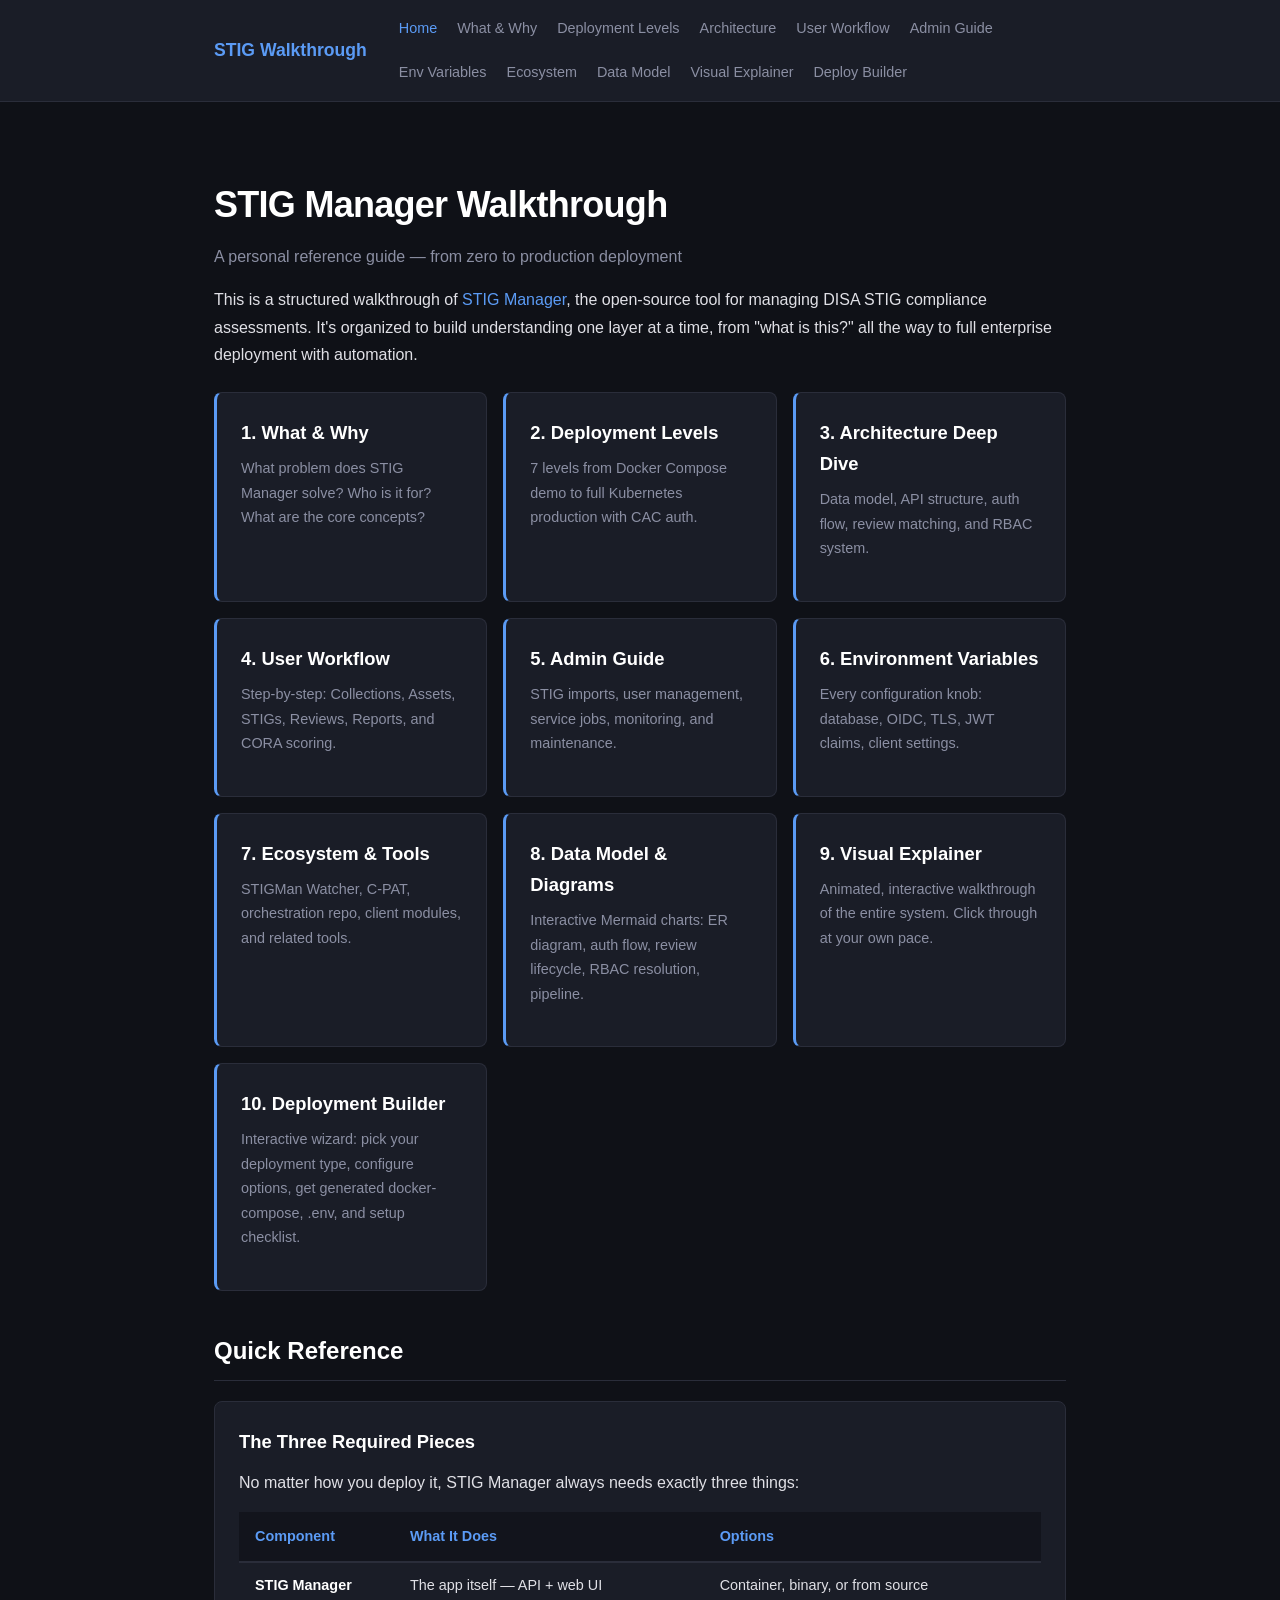
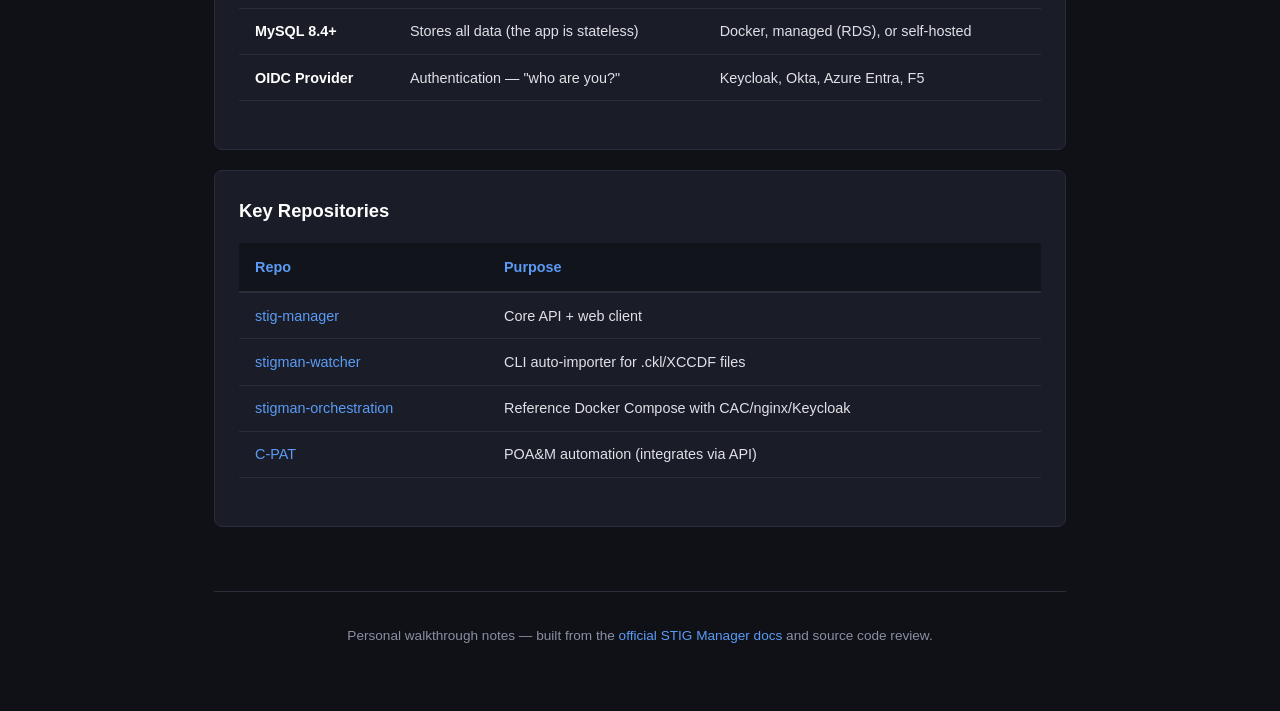
<file: index.html>
<!DOCTYPE html>
<html lang="en">
<head>
  <meta charset="UTF-8">
  <meta name="viewport" content="width=device-width, initial-scale=1.0">
  <title>STIG Manager Walkthrough</title>
  <link rel="stylesheet" href="css/style.css">
</head>
<body>
  <nav>
    <div class="container">
      <a href="index.html" class="brand">STIG Walkthrough</a>
      <div class="links">
        <a href="index.html" class="active">Home</a>
        <a href="01-what-and-why.html">What &amp; Why</a>
        <a href="02-deployment-levels.html">Deployment Levels</a>
        <a href="03-architecture.html">Architecture</a>
        <a href="04-user-workflow.html">User Workflow</a>
        <a href="05-admin-guide.html">Admin Guide</a>
        <a href="06-environment-vars.html">Env Variables</a>
        <a href="07-ecosystem.html">Ecosystem</a>
        <a href="08-data-model.html">Data Model</a>
        <a href="09-visual-explainer.html">Visual Explainer</a>
        <a href="10-deployment-builder.html">Deploy Builder</a>
      </div>
    </div>
  </nav>

  <div class="container">
    <h1>
      STIG Manager Walkthrough
      <span class="subtitle">A personal reference guide &mdash; from zero to production deployment</span>
    </h1>

    <p>This is a structured walkthrough of <a href="https://github.com/NUWCDIVNPT/stig-manager">STIG Manager</a>, the open-source tool for managing DISA STIG compliance assessments. It's organized to build understanding one layer at a time, from "what is this?" all the way to full enterprise deployment with automation.</p>

    <div class="card-grid">
      <div class="card highlight">
        <a href="01-what-and-why.html">
          <h3>1. What &amp; Why</h3>
          <p>What problem does STIG Manager solve? Who is it for? What are the core concepts?</p>
        </a>
      </div>

      <div class="card highlight">
        <a href="02-deployment-levels.html">
          <h3>2. Deployment Levels</h3>
          <p>7 levels from Docker Compose demo to full Kubernetes production with CAC auth.</p>
        </a>
      </div>

      <div class="card highlight">
        <a href="03-architecture.html">
          <h3>3. Architecture Deep Dive</h3>
          <p>Data model, API structure, auth flow, review matching, and RBAC system.</p>
        </a>
      </div>

      <div class="card highlight">
        <a href="04-user-workflow.html">
          <h3>4. User Workflow</h3>
          <p>Step-by-step: Collections, Assets, STIGs, Reviews, Reports, and CORA scoring.</p>
        </a>
      </div>

      <div class="card highlight">
        <a href="05-admin-guide.html">
          <h3>5. Admin Guide</h3>
          <p>STIG imports, user management, service jobs, monitoring, and maintenance.</p>
        </a>
      </div>

      <div class="card highlight">
        <a href="06-environment-vars.html">
          <h3>6. Environment Variables</h3>
          <p>Every configuration knob: database, OIDC, TLS, JWT claims, client settings.</p>
        </a>
      </div>

      <div class="card highlight">
        <a href="07-ecosystem.html">
          <h3>7. Ecosystem &amp; Tools</h3>
          <p>STIGMan Watcher, C-PAT, orchestration repo, client modules, and related tools.</p>
        </a>
      </div>

      <div class="card highlight">
        <a href="08-data-model.html">
          <h3>8. Data Model &amp; Diagrams</h3>
          <p>Interactive Mermaid charts: ER diagram, auth flow, review lifecycle, RBAC resolution, pipeline.</p>
        </a>
      </div>

      <div class="card highlight">
        <a href="09-visual-explainer.html">
          <h3>9. Visual Explainer</h3>
          <p>Animated, interactive walkthrough of the entire system. Click through at your own pace.</p>
        </a>
      </div>

      <div class="card highlight">
        <a href="10-deployment-builder.html">
          <h3>10. Deployment Builder</h3>
          <p>Interactive wizard: pick your deployment type, configure options, get generated docker-compose, .env, and setup checklist.</p>
        </a>
      </div>
    </div>

    <h2>Quick Reference</h2>

    <div class="card">
      <h3>The Three Required Pieces</h3>
      <p>No matter how you deploy it, STIG Manager always needs exactly three things:</p>
      <table>
        <thead>
          <tr><th>Component</th><th>What It Does</th><th>Options</th></tr>
        </thead>
        <tbody>
          <tr>
            <td><strong>STIG Manager</strong></td>
            <td>The app itself &mdash; API + web UI</td>
            <td>Container, binary, or from source</td>
          </tr>
          <tr>
            <td><strong>MySQL 8.4+</strong></td>
            <td>Stores all data (the app is stateless)</td>
            <td>Docker, managed (RDS), or self-hosted</td>
          </tr>
          <tr>
            <td><strong>OIDC Provider</strong></td>
            <td>Authentication &mdash; "who are you?"</td>
            <td>Keycloak, Okta, Azure Entra, F5</td>
          </tr>
        </tbody>
      </table>
    </div>

    <div class="card">
      <h3>Key Repositories</h3>
      <table>
        <thead>
          <tr><th>Repo</th><th>Purpose</th></tr>
        </thead>
        <tbody>
          <tr>
            <td><a href="https://github.com/NUWCDIVNPT/stig-manager">stig-manager</a></td>
            <td>Core API + web client</td>
          </tr>
          <tr>
            <td><a href="https://github.com/NUWCDIVNPT/stigman-watcher">stigman-watcher</a></td>
            <td>CLI auto-importer for .ckl/XCCDF files</td>
          </tr>
          <tr>
            <td><a href="https://github.com/NUWCDIVNPT/stigman-orchestration">stigman-orchestration</a></td>
            <td>Reference Docker Compose with CAC/nginx/Keycloak</td>
          </tr>
          <tr>
            <td><a href="https://github.com/NSWC-Crane/C-PAT">C-PAT</a></td>
            <td>POA&amp;M automation (integrates via API)</td>
          </tr>
        </tbody>
      </table>
    </div>

    <footer>
      Personal walkthrough notes &mdash; built from the <a href="https://stig-manager.readthedocs.io">official STIG Manager docs</a> and source code review.
    </footer>
  </div>
</body>
</html>
</file>
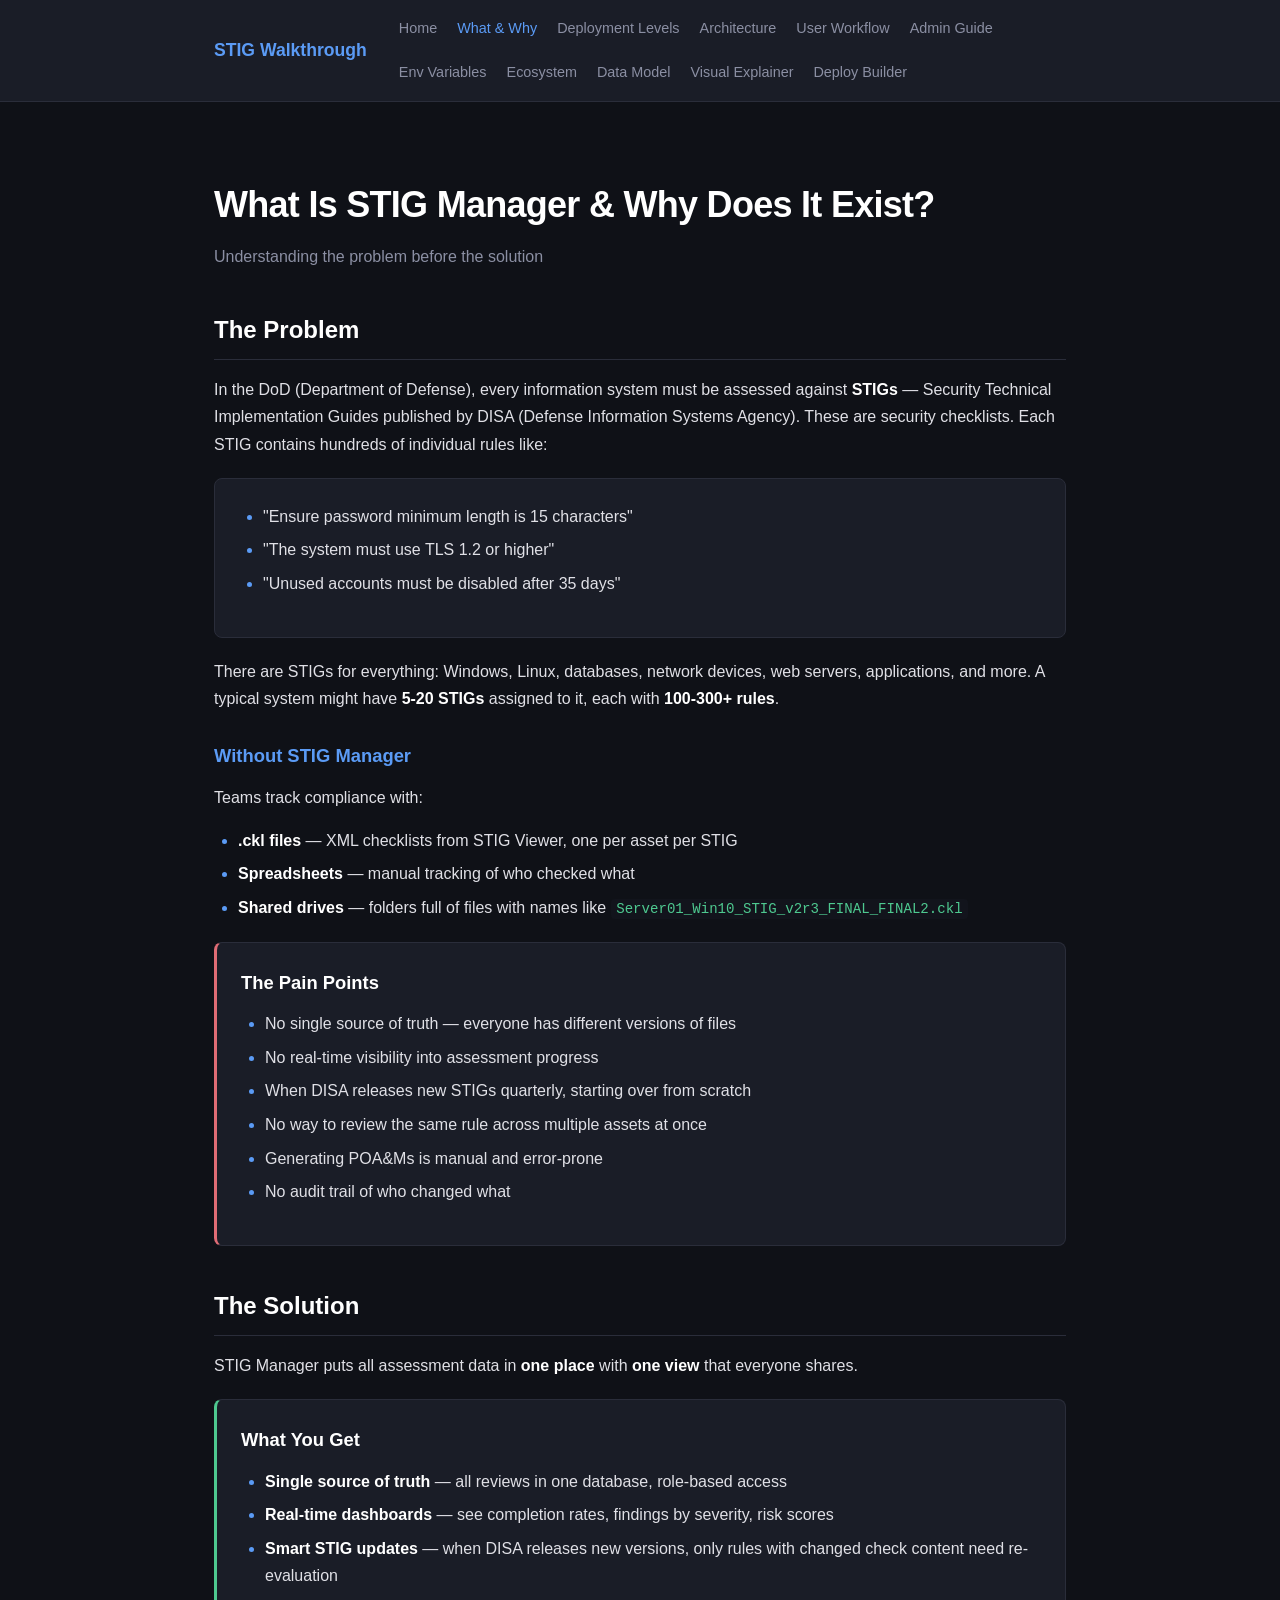
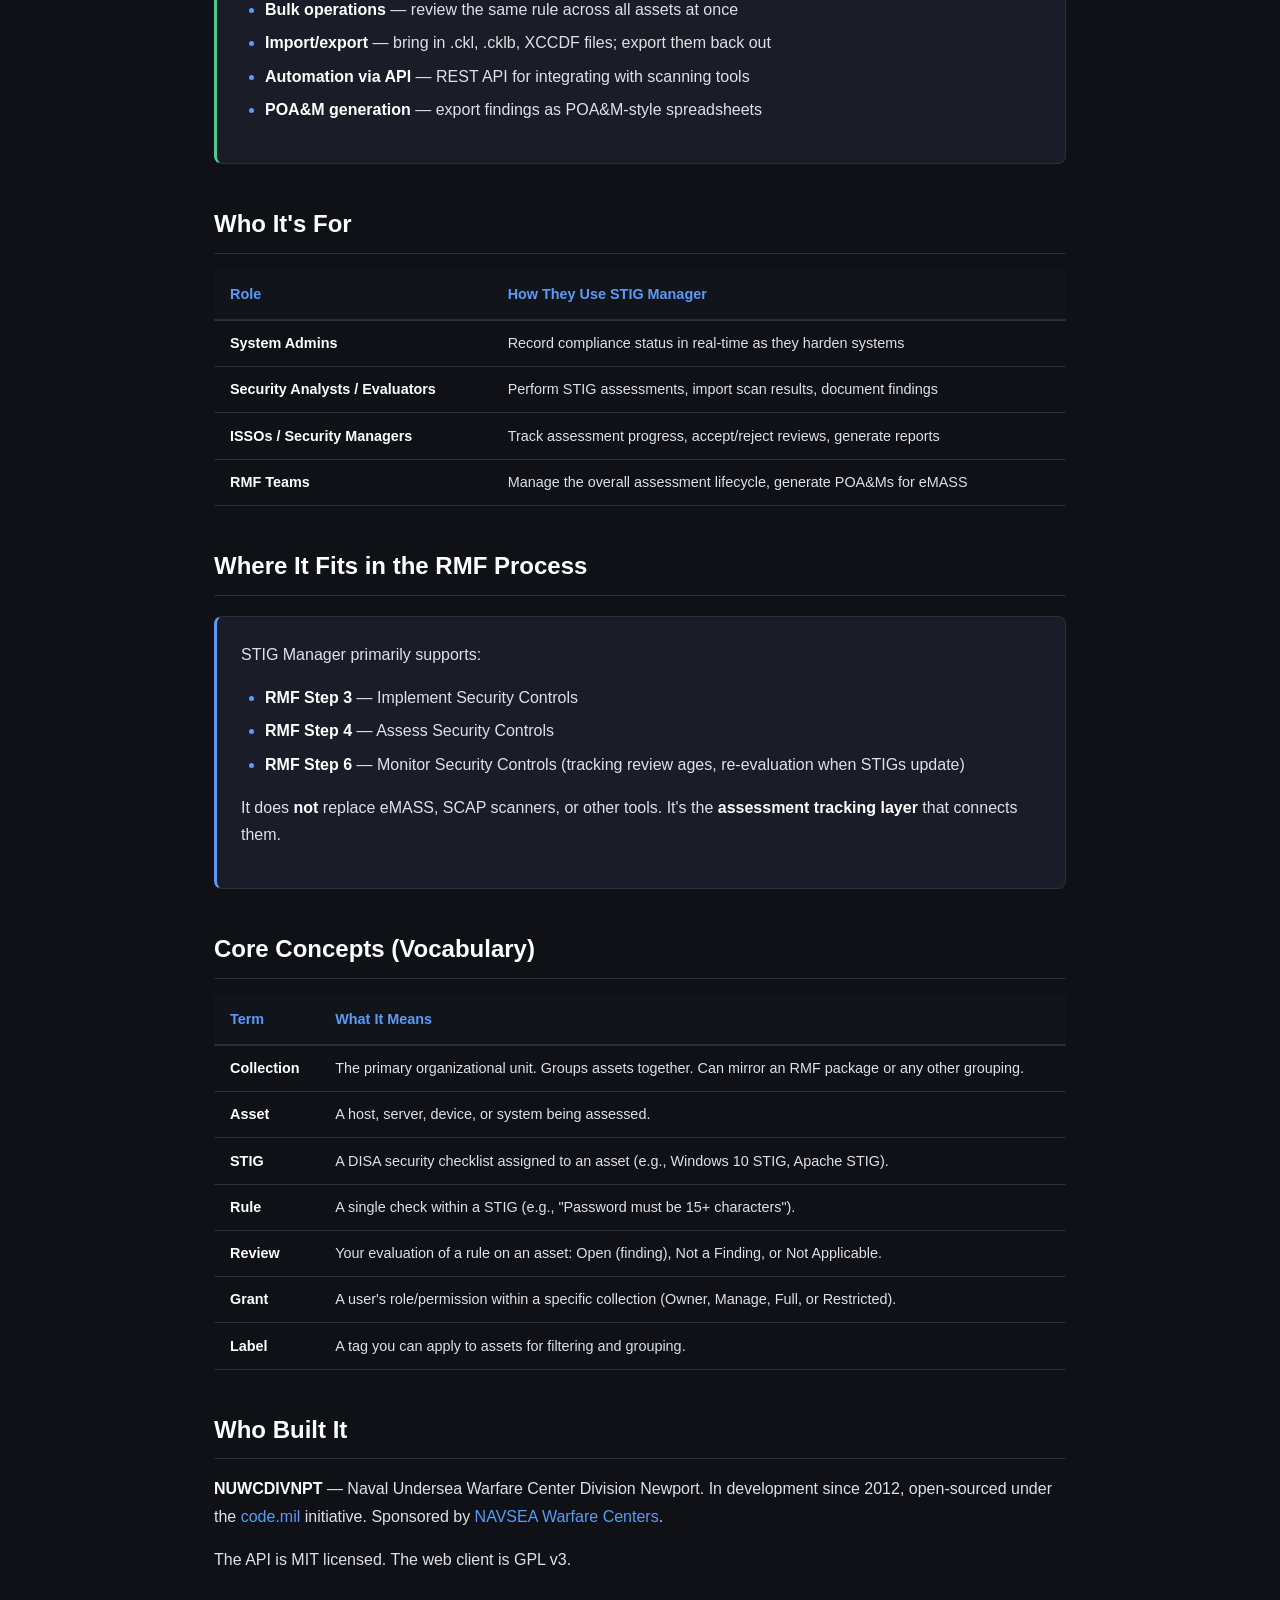
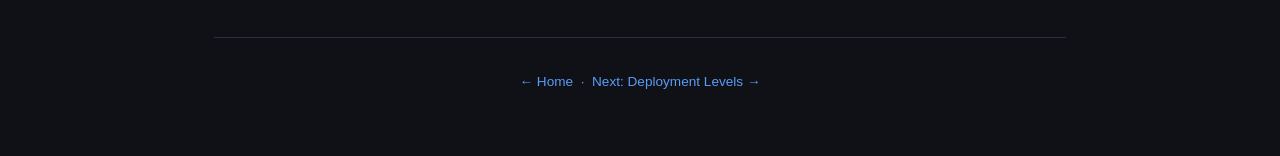
<file: 01-what-and-why.html>
<!DOCTYPE html>
<html lang="en">
<head>
  <meta charset="UTF-8">
  <meta name="viewport" content="width=device-width, initial-scale=1.0">
  <title>What &amp; Why &mdash; STIG Manager Walkthrough</title>
  <link rel="stylesheet" href="css/style.css">
</head>
<body>
  <nav>
    <div class="container">
      <a href="index.html" class="brand">STIG Walkthrough</a>
      <div class="links">
        <a href="index.html">Home</a>
        <a href="01-what-and-why.html" class="active">What &amp; Why</a>
        <a href="02-deployment-levels.html">Deployment Levels</a>
        <a href="03-architecture.html">Architecture</a>
        <a href="04-user-workflow.html">User Workflow</a>
        <a href="05-admin-guide.html">Admin Guide</a>
        <a href="06-environment-vars.html">Env Variables</a>
        <a href="07-ecosystem.html">Ecosystem</a>
        <a href="08-data-model.html">Data Model</a>
        <a href="09-visual-explainer.html">Visual Explainer</a>
        <a href="10-deployment-builder.html">Deploy Builder</a>
      </div>
    </div>
  </nav>

  <div class="container">
    <h1>
      What Is STIG Manager &amp; Why Does It Exist?
      <span class="subtitle">Understanding the problem before the solution</span>
    </h1>

    <h2>The Problem</h2>

    <p>In the DoD (Department of Defense), every information system must be assessed against <strong>STIGs</strong> &mdash; Security Technical Implementation Guides published by DISA (Defense Information Systems Agency). These are security checklists. Each STIG contains hundreds of individual rules like:</p>

    <div class="card">
      <ul>
        <li>"Ensure password minimum length is 15 characters"</li>
        <li>"The system must use TLS 1.2 or higher"</li>
        <li>"Unused accounts must be disabled after 35 days"</li>
      </ul>
    </div>

    <p>There are STIGs for everything: Windows, Linux, databases, network devices, web servers, applications, and more. A typical system might have <strong>5-20 STIGs</strong> assigned to it, each with <strong>100-300+ rules</strong>.</p>

    <h3>Without STIG Manager</h3>
    <p>Teams track compliance with:</p>
    <ul>
      <li><strong>.ckl files</strong> &mdash; XML checklists from STIG Viewer, one per asset per STIG</li>
      <li><strong>Spreadsheets</strong> &mdash; manual tracking of who checked what</li>
      <li><strong>Shared drives</strong> &mdash; folders full of files with names like <code>Server01_Win10_STIG_v2r3_FINAL_FINAL2.ckl</code></li>
    </ul>

    <div class="card danger">
      <h3>The Pain Points</h3>
      <ul>
        <li>No single source of truth &mdash; everyone has different versions of files</li>
        <li>No real-time visibility into assessment progress</li>
        <li>When DISA releases new STIGs quarterly, starting over from scratch</li>
        <li>No way to review the same rule across multiple assets at once</li>
        <li>Generating POA&amp;Ms is manual and error-prone</li>
        <li>No audit trail of who changed what</li>
      </ul>
    </div>

    <h2>The Solution</h2>

    <p>STIG Manager puts all assessment data in <strong>one place</strong> with <strong>one view</strong> that everyone shares.</p>

    <div class="card success">
      <h3>What You Get</h3>
      <ul>
        <li><strong>Single source of truth</strong> &mdash; all reviews in one database, role-based access</li>
        <li><strong>Real-time dashboards</strong> &mdash; see completion rates, findings by severity, risk scores</li>
        <li><strong>Smart STIG updates</strong> &mdash; when DISA releases new versions, only rules with changed check content need re-evaluation</li>
        <li><strong>Bulk operations</strong> &mdash; review the same rule across all assets at once</li>
        <li><strong>Import/export</strong> &mdash; bring in .ckl, .cklb, XCCDF files; export them back out</li>
        <li><strong>Automation via API</strong> &mdash; REST API for integrating with scanning tools</li>
        <li><strong>POA&amp;M generation</strong> &mdash; export findings as POA&amp;M-style spreadsheets</li>
      </ul>
    </div>

    <h2>Who It's For</h2>

    <table>
      <thead>
        <tr><th>Role</th><th>How They Use STIG Manager</th></tr>
      </thead>
      <tbody>
        <tr>
          <td><strong>System Admins</strong></td>
          <td>Record compliance status in real-time as they harden systems</td>
        </tr>
        <tr>
          <td><strong>Security Analysts / Evaluators</strong></td>
          <td>Perform STIG assessments, import scan results, document findings</td>
        </tr>
        <tr>
          <td><strong>ISSOs / Security Managers</strong></td>
          <td>Track assessment progress, accept/reject reviews, generate reports</td>
        </tr>
        <tr>
          <td><strong>RMF Teams</strong></td>
          <td>Manage the overall assessment lifecycle, generate POA&amp;Ms for eMASS</td>
        </tr>
      </tbody>
    </table>

    <h2>Where It Fits in the RMF Process</h2>

    <div class="card highlight">
      <p>STIG Manager primarily supports:</p>
      <ul>
        <li><strong>RMF Step 3</strong> &mdash; Implement Security Controls</li>
        <li><strong>RMF Step 4</strong> &mdash; Assess Security Controls</li>
        <li><strong>RMF Step 6</strong> &mdash; Monitor Security Controls (tracking review ages, re-evaluation when STIGs update)</li>
      </ul>
      <p>It does <strong>not</strong> replace eMASS, SCAP scanners, or other tools. It's the <strong>assessment tracking layer</strong> that connects them.</p>
    </div>

    <h2>Core Concepts (Vocabulary)</h2>

    <table>
      <thead>
        <tr><th>Term</th><th>What It Means</th></tr>
      </thead>
      <tbody>
        <tr>
          <td><strong>Collection</strong></td>
          <td>The primary organizational unit. Groups assets together. Can mirror an RMF package or any other grouping.</td>
        </tr>
        <tr>
          <td><strong>Asset</strong></td>
          <td>A host, server, device, or system being assessed.</td>
        </tr>
        <tr>
          <td><strong>STIG</strong></td>
          <td>A DISA security checklist assigned to an asset (e.g., Windows 10 STIG, Apache STIG).</td>
        </tr>
        <tr>
          <td><strong>Rule</strong></td>
          <td>A single check within a STIG (e.g., "Password must be 15+ characters").</td>
        </tr>
        <tr>
          <td><strong>Review</strong></td>
          <td>Your evaluation of a rule on an asset: Open (finding), Not a Finding, or Not Applicable.</td>
        </tr>
        <tr>
          <td><strong>Grant</strong></td>
          <td>A user's role/permission within a specific collection (Owner, Manage, Full, or Restricted).</td>
        </tr>
        <tr>
          <td><strong>Label</strong></td>
          <td>A tag you can apply to assets for filtering and grouping.</td>
        </tr>
      </tbody>
    </table>

    <h2>Who Built It</h2>

    <p><strong>NUWCDIVNPT</strong> &mdash; Naval Undersea Warfare Center Division Newport. In development since 2012, open-sourced under the <a href="https://code.mil">code.mil</a> initiative. Sponsored by <a href="https://www.navsea.navy.mil/Home/Warfare-Centers/">NAVSEA Warfare Centers</a>.</p>

    <p>The API is MIT licensed. The web client is GPL v3.</p>

    <footer>
      <a href="index.html">&larr; Home</a> &nbsp;&middot;&nbsp; <a href="02-deployment-levels.html">Next: Deployment Levels &rarr;</a>
    </footer>
  </div>
</body>
</html>
</file>
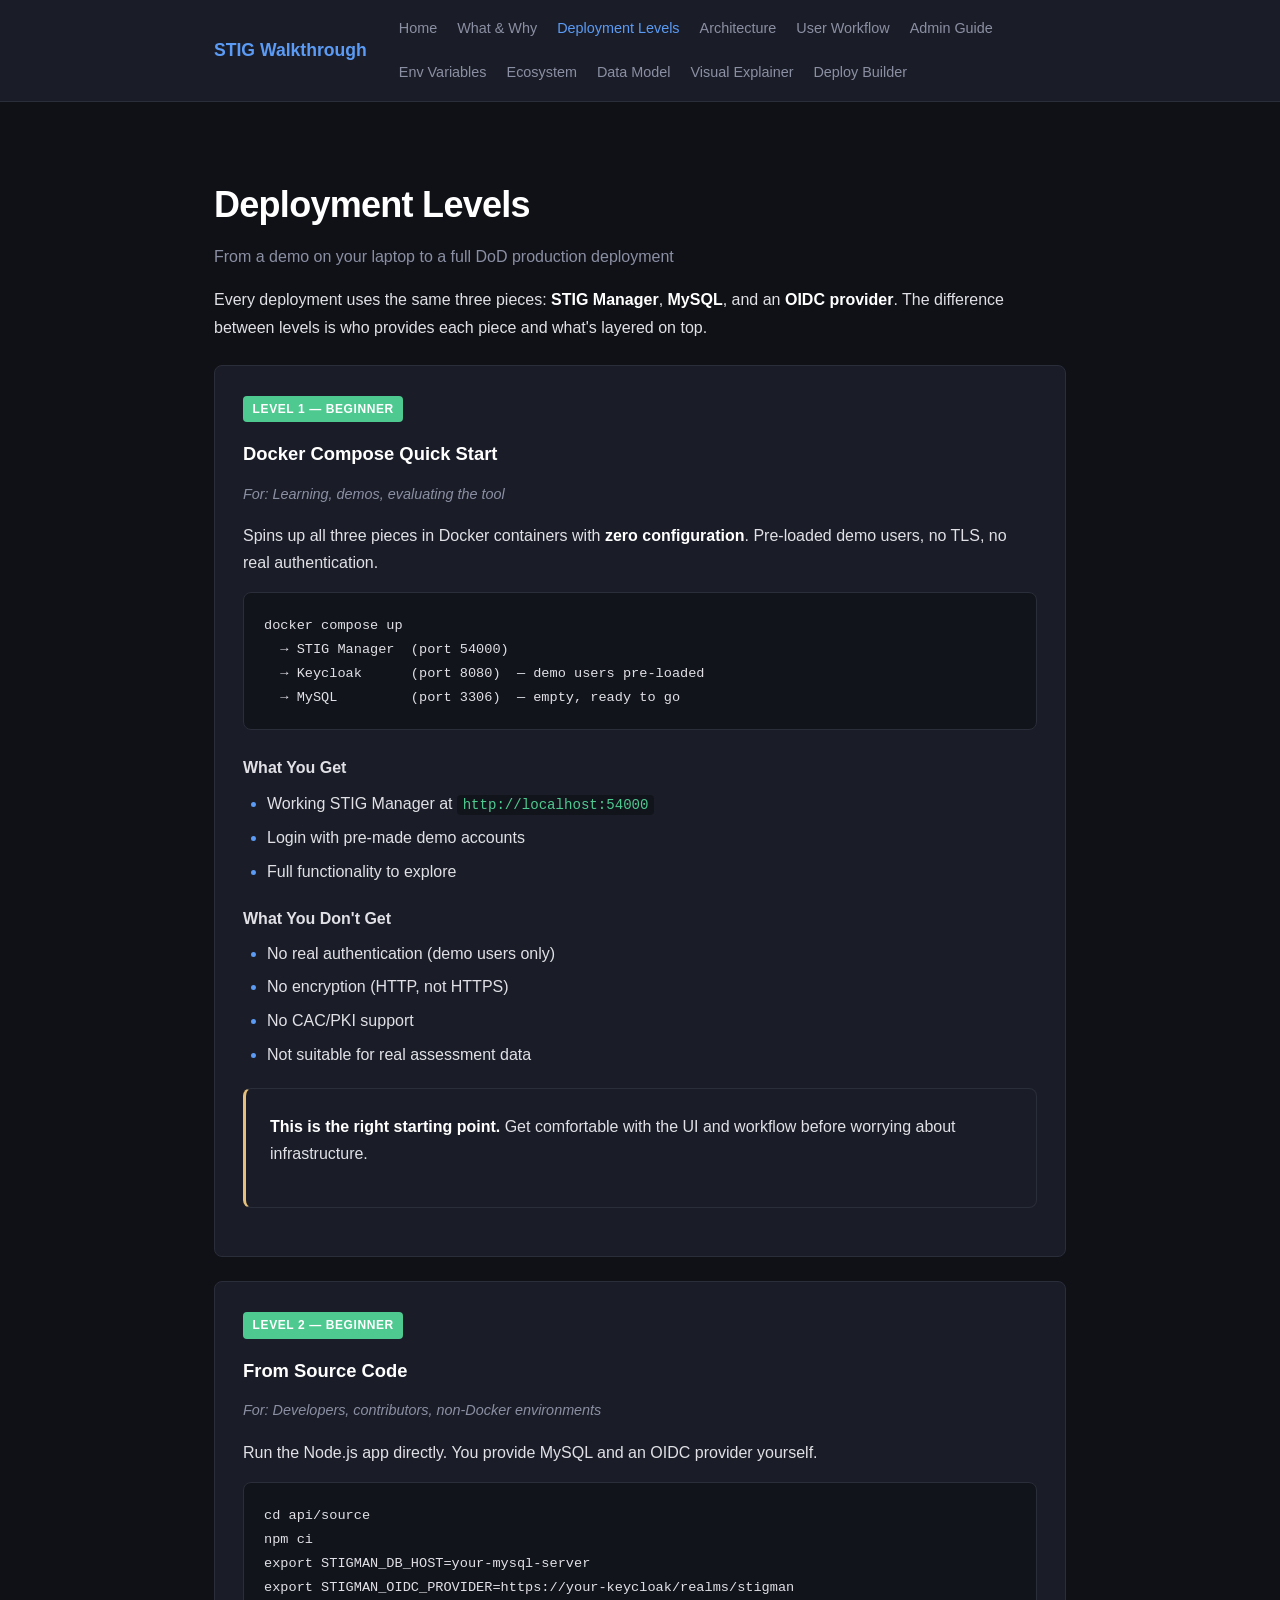
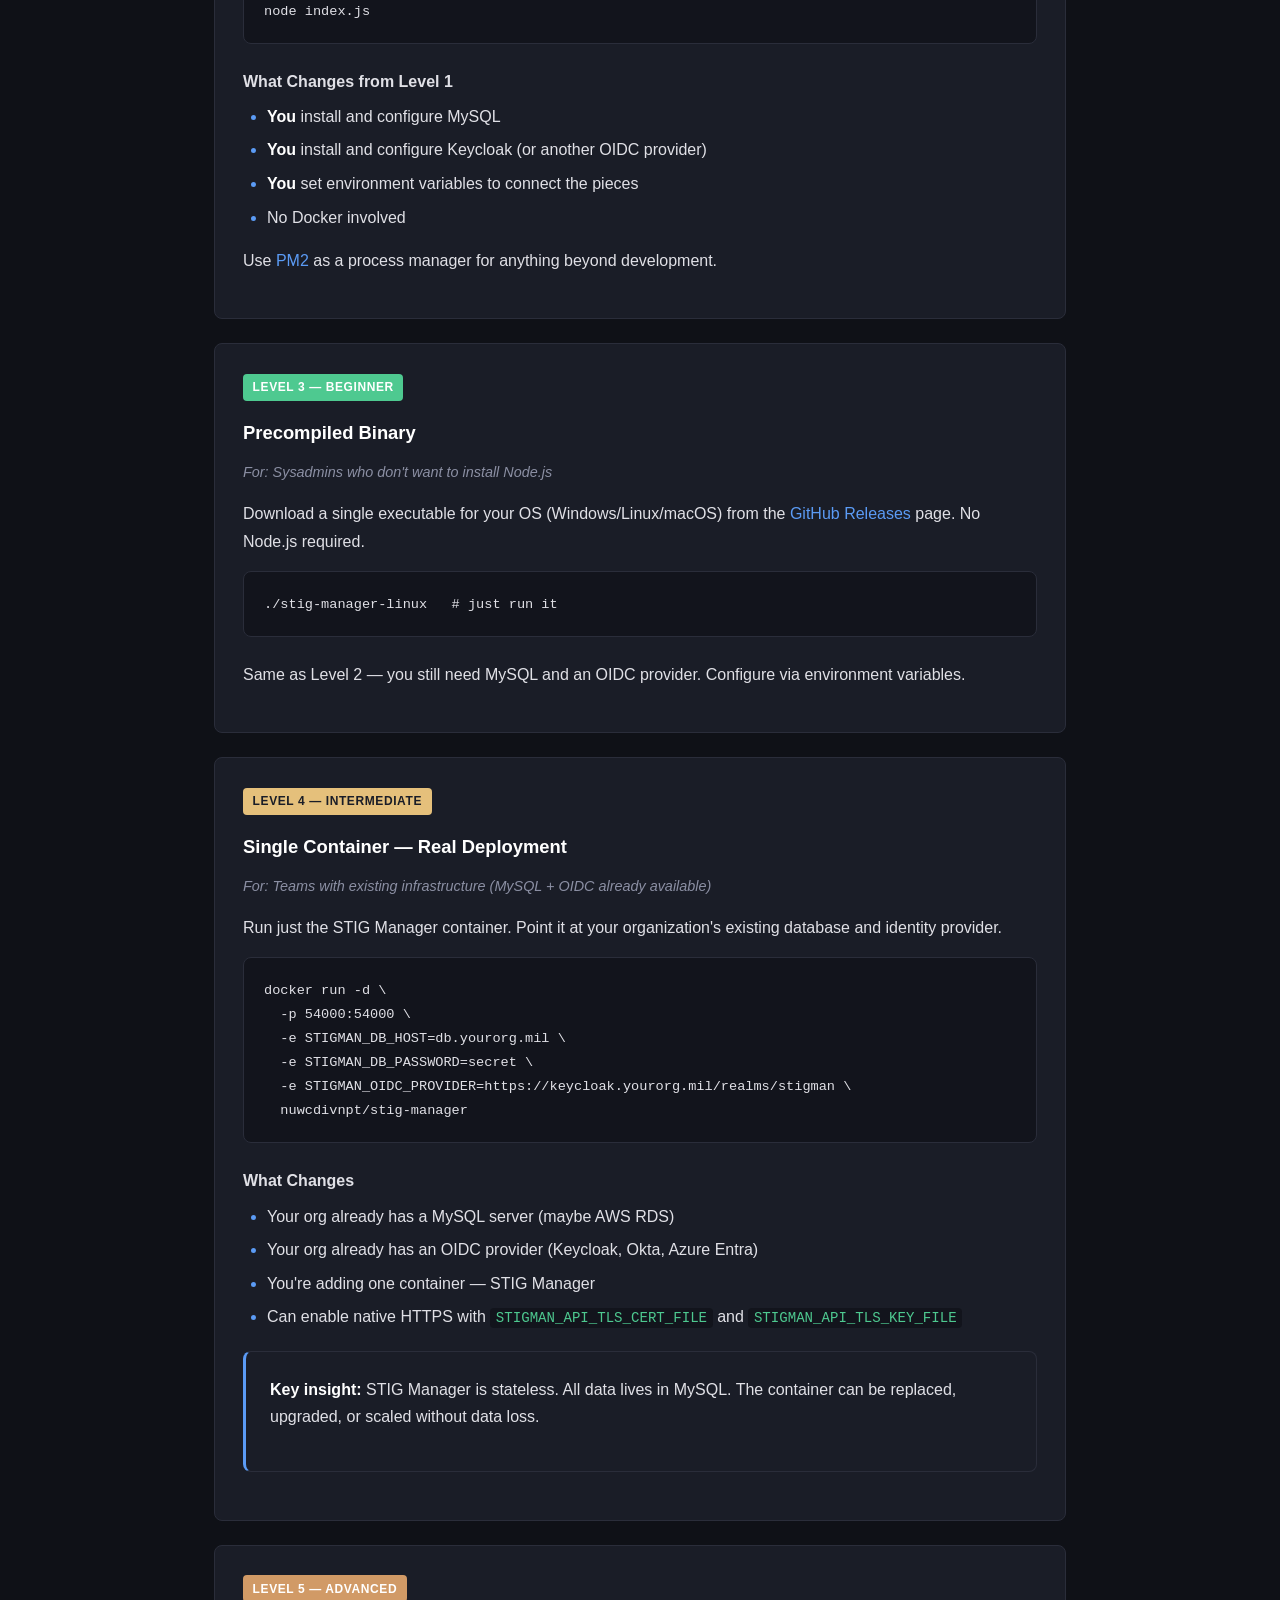
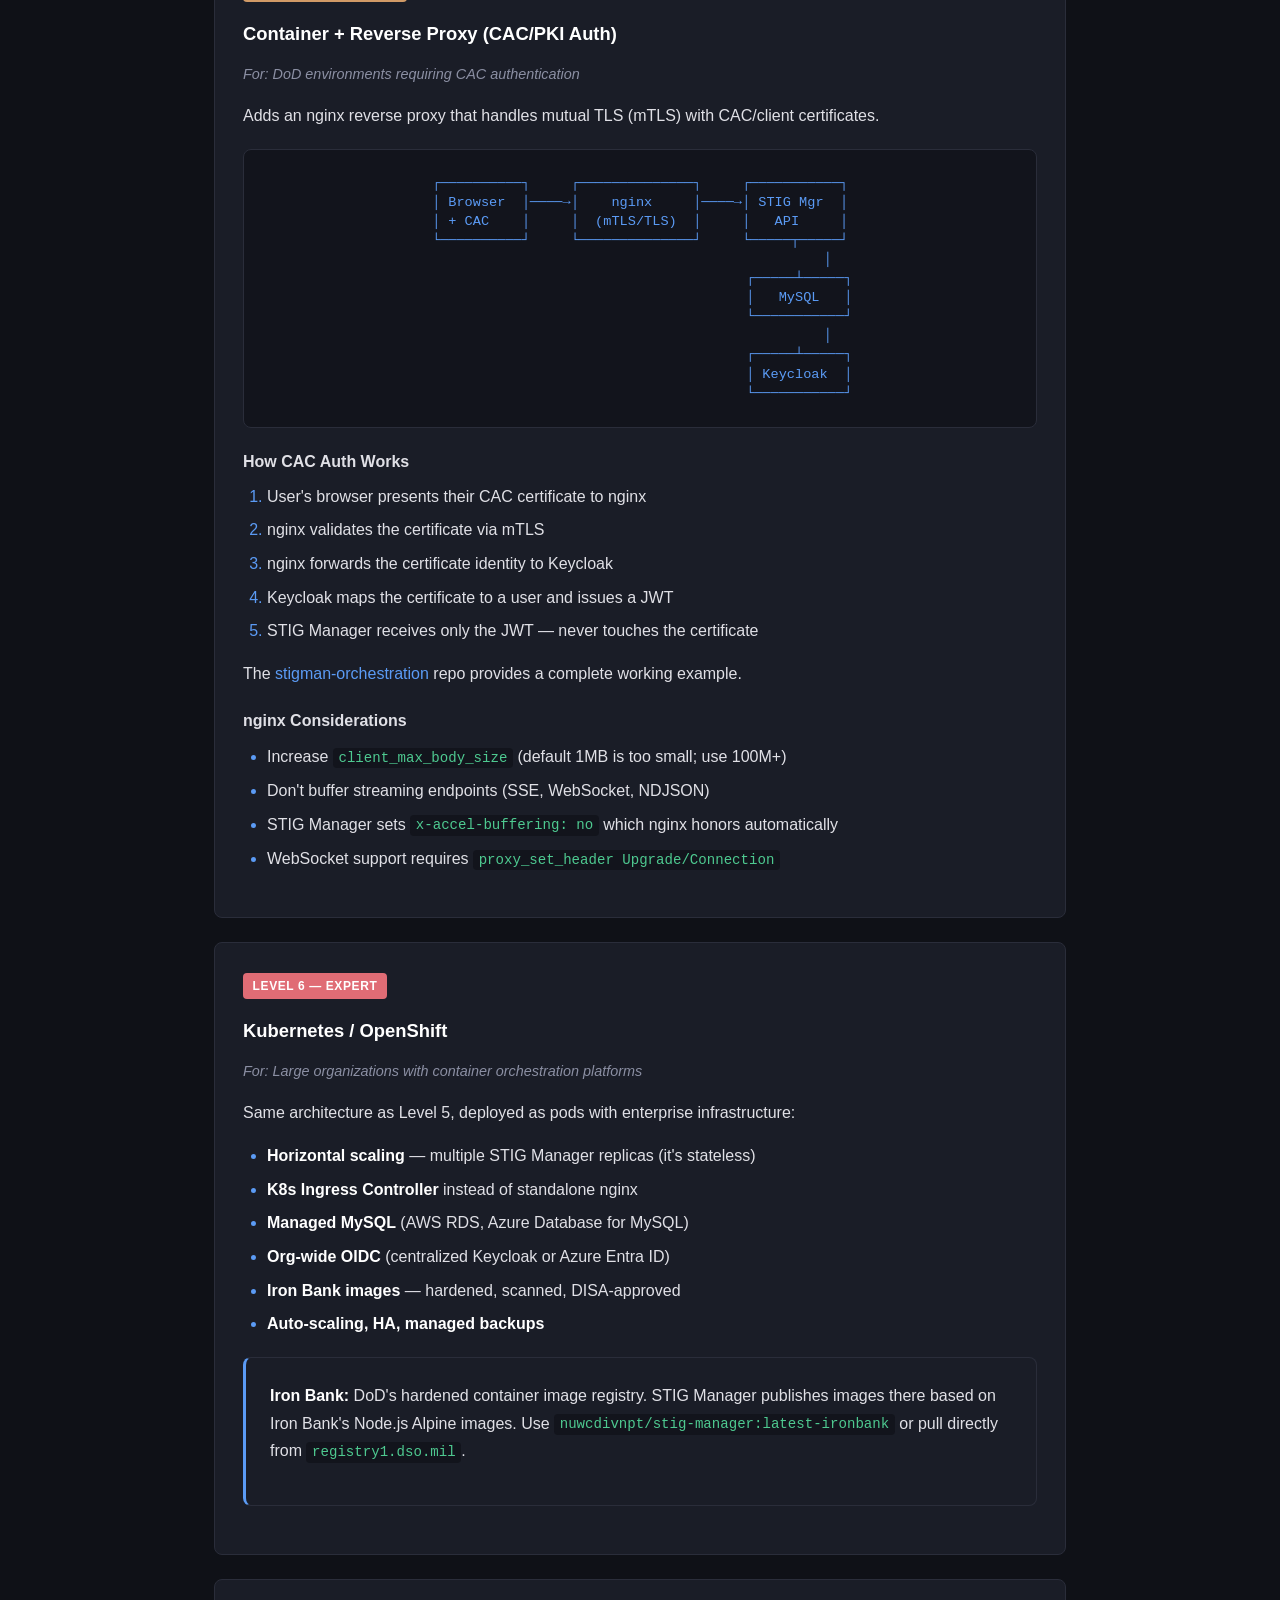
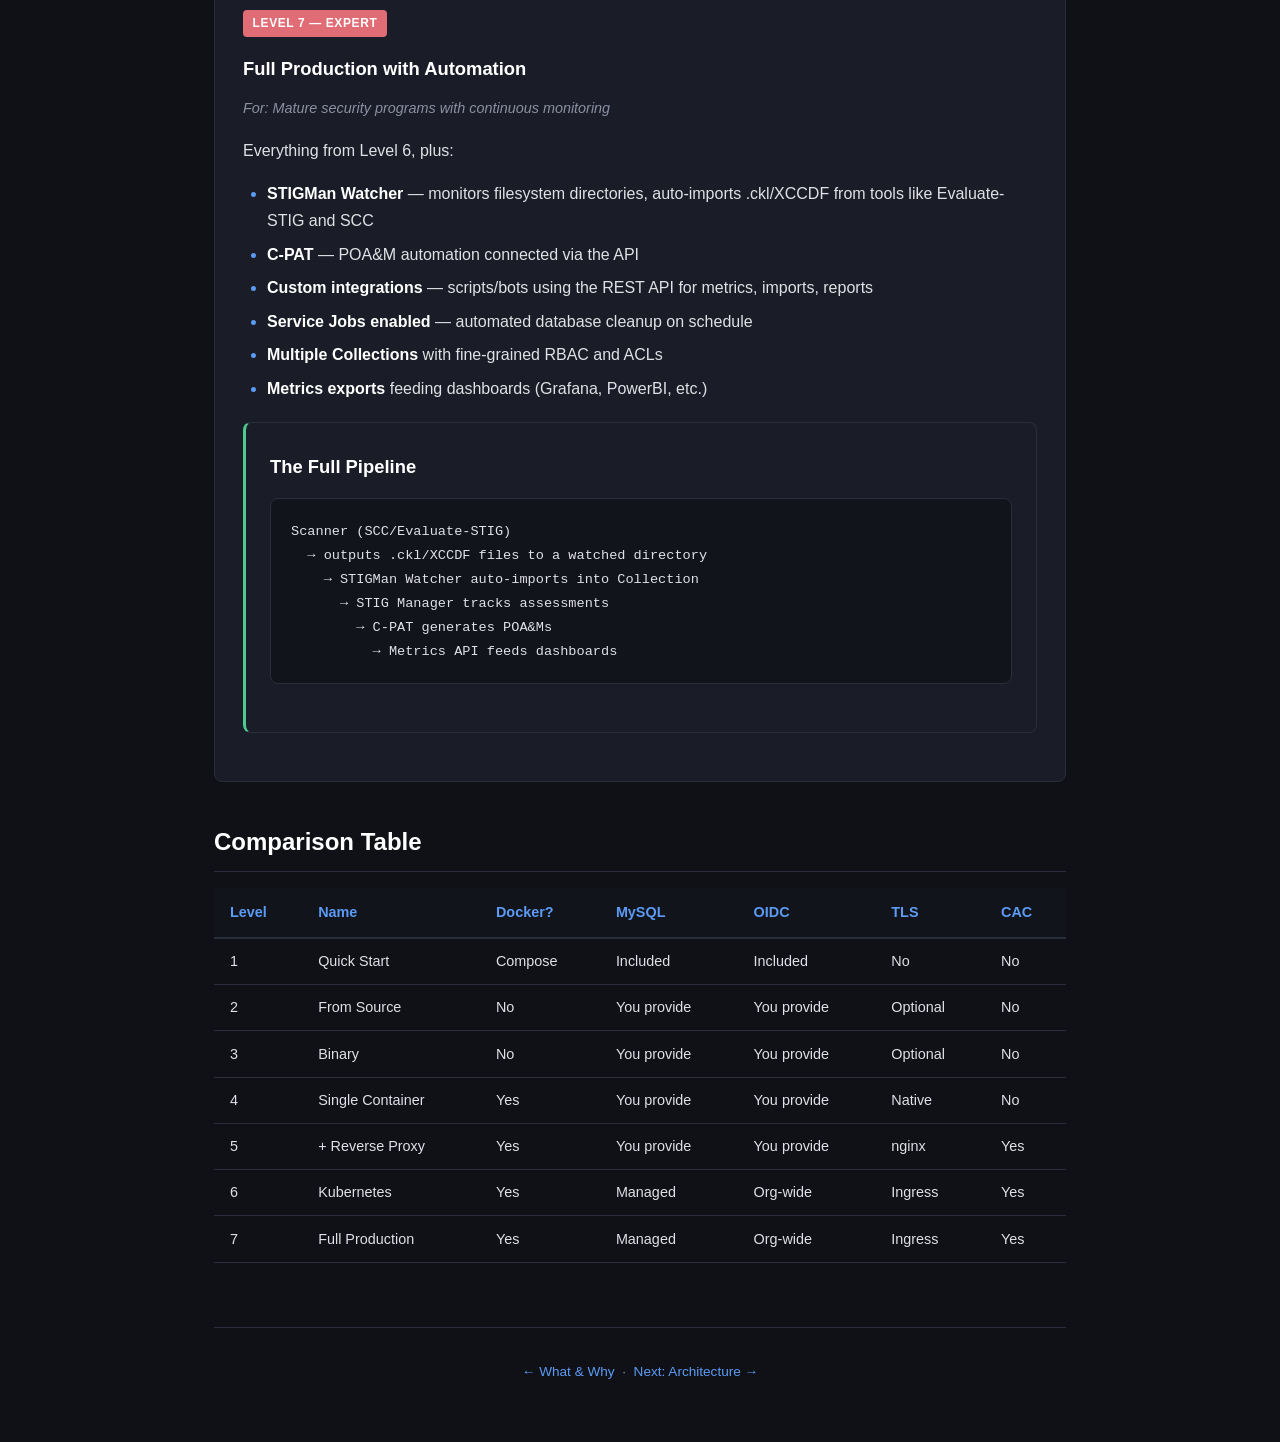
<file: 02-deployment-levels.html>
<!DOCTYPE html>
<html lang="en">
<head>
  <meta charset="UTF-8">
  <meta name="viewport" content="width=device-width, initial-scale=1.0">
  <title>Deployment Levels &mdash; STIG Manager Walkthrough</title>
  <link rel="stylesheet" href="css/style.css">
</head>
<body>
  <nav>
    <div class="container">
      <a href="index.html" class="brand">STIG Walkthrough</a>
      <div class="links">
        <a href="index.html">Home</a>
        <a href="01-what-and-why.html">What &amp; Why</a>
        <a href="02-deployment-levels.html" class="active">Deployment Levels</a>
        <a href="03-architecture.html">Architecture</a>
        <a href="04-user-workflow.html">User Workflow</a>
        <a href="05-admin-guide.html">Admin Guide</a>
        <a href="06-environment-vars.html">Env Variables</a>
        <a href="07-ecosystem.html">Ecosystem</a>
        <a href="08-data-model.html">Data Model</a>
        <a href="09-visual-explainer.html">Visual Explainer</a>
        <a href="10-deployment-builder.html">Deploy Builder</a>
      </div>
    </div>
  </nav>

  <div class="container">
    <h1>
      Deployment Levels
      <span class="subtitle">From a demo on your laptop to a full DoD production deployment</span>
    </h1>

    <p>Every deployment uses the same three pieces: <strong>STIG Manager</strong>, <strong>MySQL</strong>, and an <strong>OIDC provider</strong>. The difference between levels is who provides each piece and what's layered on top.</p>

    <!-- Level 1 -->
    <div class="level-card">
      <span class="level-badge beginner">Level 1 &mdash; Beginner</span>
      <h3>Docker Compose Quick Start</h3>
      <p class="audience">For: Learning, demos, evaluating the tool</p>

      <p>Spins up all three pieces in Docker containers with <strong>zero configuration</strong>. Pre-loaded demo users, no TLS, no real authentication.</p>

      <pre><code>docker compose up
  &rarr; STIG Manager  (port 54000)
  &rarr; Keycloak      (port 8080)  &mdash; demo users pre-loaded
  &rarr; MySQL         (port 3306)  &mdash; empty, ready to go</code></pre>

      <h4>What You Get</h4>
      <ul>
        <li>Working STIG Manager at <code>http://localhost:54000</code></li>
        <li>Login with pre-made demo accounts</li>
        <li>Full functionality to explore</li>
      </ul>

      <h4>What You Don't Get</h4>
      <ul>
        <li>No real authentication (demo users only)</li>
        <li>No encryption (HTTP, not HTTPS)</li>
        <li>No CAC/PKI support</li>
        <li>Not suitable for real assessment data</li>
      </ul>

      <div class="card warning">
        <p><strong>This is the right starting point.</strong> Get comfortable with the UI and workflow before worrying about infrastructure.</p>
      </div>
    </div>

    <!-- Level 2 -->
    <div class="level-card">
      <span class="level-badge beginner">Level 2 &mdash; Beginner</span>
      <h3>From Source Code</h3>
      <p class="audience">For: Developers, contributors, non-Docker environments</p>

      <p>Run the Node.js app directly. You provide MySQL and an OIDC provider yourself.</p>

      <pre><code>cd api/source
npm ci
export STIGMAN_DB_HOST=your-mysql-server
export STIGMAN_OIDC_PROVIDER=https://your-keycloak/realms/stigman
node index.js</code></pre>

      <h4>What Changes from Level 1</h4>
      <ul>
        <li><strong>You</strong> install and configure MySQL</li>
        <li><strong>You</strong> install and configure Keycloak (or another OIDC provider)</li>
        <li><strong>You</strong> set environment variables to connect the pieces</li>
        <li>No Docker involved</li>
      </ul>

      <p>Use <a href="https://github.com/Unitech/pm2">PM2</a> as a process manager for anything beyond development.</p>
    </div>

    <!-- Level 3 -->
    <div class="level-card">
      <span class="level-badge beginner">Level 3 &mdash; Beginner</span>
      <h3>Precompiled Binary</h3>
      <p class="audience">For: Sysadmins who don't want to install Node.js</p>

      <p>Download a single executable for your OS (Windows/Linux/macOS) from the <a href="https://github.com/NUWCDIVNPT/stig-manager/releases">GitHub Releases</a> page. No Node.js required.</p>

      <pre><code>./stig-manager-linux   # just run it</code></pre>

      <p>Same as Level 2 &mdash; you still need MySQL and an OIDC provider. Configure via environment variables.</p>
    </div>

    <!-- Level 4 -->
    <div class="level-card">
      <span class="level-badge intermediate">Level 4 &mdash; Intermediate</span>
      <h3>Single Container &mdash; Real Deployment</h3>
      <p class="audience">For: Teams with existing infrastructure (MySQL + OIDC already available)</p>

      <p>Run just the STIG Manager container. Point it at your organization's existing database and identity provider.</p>

      <pre><code>docker run -d \
  -p 54000:54000 \
  -e STIGMAN_DB_HOST=db.yourorg.mil \
  -e STIGMAN_DB_PASSWORD=secret \
  -e STIGMAN_OIDC_PROVIDER=https://keycloak.yourorg.mil/realms/stigman \
  nuwcdivnpt/stig-manager</code></pre>

      <h4>What Changes</h4>
      <ul>
        <li>Your org already has a MySQL server (maybe AWS RDS)</li>
        <li>Your org already has an OIDC provider (Keycloak, Okta, Azure Entra)</li>
        <li>You're adding one container &mdash; STIG Manager</li>
        <li>Can enable native HTTPS with <code>STIGMAN_API_TLS_CERT_FILE</code> and <code>STIGMAN_API_TLS_KEY_FILE</code></li>
      </ul>

      <div class="card highlight">
        <p><strong>Key insight:</strong> STIG Manager is stateless. All data lives in MySQL. The container can be replaced, upgraded, or scaled without data loss.</p>
      </div>
    </div>

    <!-- Level 5 -->
    <div class="level-card">
      <span class="level-badge advanced">Level 5 &mdash; Advanced</span>
      <h3>Container + Reverse Proxy (CAC/PKI Auth)</h3>
      <p class="audience">For: DoD environments requiring CAC authentication</p>

      <p>Adds an nginx reverse proxy that handles mutual TLS (mTLS) with CAC/client certificates.</p>

      <div class="diagram">&#9484;&#9472;&#9472;&#9472;&#9472;&#9472;&#9472;&#9472;&#9472;&#9472;&#9472;&#9488;     &#9484;&#9472;&#9472;&#9472;&#9472;&#9472;&#9472;&#9472;&#9472;&#9472;&#9472;&#9472;&#9472;&#9472;&#9472;&#9488;     &#9484;&#9472;&#9472;&#9472;&#9472;&#9472;&#9472;&#9472;&#9472;&#9472;&#9472;&#9472;&#9488;
&#9474; Browser  &#9474;&#9472;&#9472;&#9472;&#9472;&rarr;&#9474;    nginx     &#9474;&#9472;&#9472;&#9472;&#9472;&rarr;&#9474; STIG Mgr  &#9474;
&#9474; + CAC    &#9474;     &#9474;  (mTLS/TLS)  &#9474;     &#9474;   API     &#9474;
&#9492;&#9472;&#9472;&#9472;&#9472;&#9472;&#9472;&#9472;&#9472;&#9472;&#9472;&#9496;     &#9492;&#9472;&#9472;&#9472;&#9472;&#9472;&#9472;&#9472;&#9472;&#9472;&#9472;&#9472;&#9472;&#9472;&#9472;&#9496;     &#9492;&#9472;&#9472;&#9472;&#9472;&#9472;&#9516;&#9472;&#9472;&#9472;&#9472;&#9472;&#9496;
                                              &#9474;
                                       &#9484;&#9472;&#9472;&#9472;&#9472;&#9472;&#9524;&#9472;&#9472;&#9472;&#9472;&#9472;&#9488;
                                       &#9474;   MySQL   &#9474;
                                       &#9492;&#9472;&#9472;&#9472;&#9472;&#9472;&#9472;&#9472;&#9472;&#9472;&#9472;&#9472;&#9496;
                                              &#9474;
                                       &#9484;&#9472;&#9472;&#9472;&#9472;&#9472;&#9524;&#9472;&#9472;&#9472;&#9472;&#9472;&#9488;
                                       &#9474; Keycloak  &#9474;
                                       &#9492;&#9472;&#9472;&#9472;&#9472;&#9472;&#9472;&#9472;&#9472;&#9472;&#9472;&#9472;&#9496;</div>

      <h4>How CAC Auth Works</h4>
      <ol>
        <li>User's browser presents their CAC certificate to nginx</li>
        <li>nginx validates the certificate via mTLS</li>
        <li>nginx forwards the certificate identity to Keycloak</li>
        <li>Keycloak maps the certificate to a user and issues a JWT</li>
        <li>STIG Manager receives only the JWT &mdash; never touches the certificate</li>
      </ol>

      <p>The <a href="https://github.com/NUWCDIVNPT/stigman-orchestration">stigman-orchestration</a> repo provides a complete working example.</p>

      <h4>nginx Considerations</h4>
      <ul>
        <li>Increase <code>client_max_body_size</code> (default 1MB is too small; use 100M+)</li>
        <li>Don't buffer streaming endpoints (SSE, WebSocket, NDJSON)</li>
        <li>STIG Manager sets <code>x-accel-buffering: no</code> which nginx honors automatically</li>
        <li>WebSocket support requires <code>proxy_set_header Upgrade/Connection</code></li>
      </ul>
    </div>

    <!-- Level 6 -->
    <div class="level-card">
      <span class="level-badge expert">Level 6 &mdash; Expert</span>
      <h3>Kubernetes / OpenShift</h3>
      <p class="audience">For: Large organizations with container orchestration platforms</p>

      <p>Same architecture as Level 5, deployed as pods with enterprise infrastructure:</p>

      <ul>
        <li><strong>Horizontal scaling</strong> &mdash; multiple STIG Manager replicas (it's stateless)</li>
        <li><strong>K8s Ingress Controller</strong> instead of standalone nginx</li>
        <li><strong>Managed MySQL</strong> (AWS RDS, Azure Database for MySQL)</li>
        <li><strong>Org-wide OIDC</strong> (centralized Keycloak or Azure Entra ID)</li>
        <li><strong>Iron Bank images</strong> &mdash; hardened, scanned, DISA-approved</li>
        <li><strong>Auto-scaling, HA, managed backups</strong></li>
      </ul>

      <div class="card highlight">
        <p><strong>Iron Bank:</strong> DoD's hardened container image registry. STIG Manager publishes images there based on Iron Bank's Node.js Alpine images. Use <code>nuwcdivnpt/stig-manager:latest-ironbank</code> or pull directly from <code>registry1.dso.mil</code>.</p>
      </div>
    </div>

    <!-- Level 7 -->
    <div class="level-card">
      <span class="level-badge expert">Level 7 &mdash; Expert</span>
      <h3>Full Production with Automation</h3>
      <p class="audience">For: Mature security programs with continuous monitoring</p>

      <p>Everything from Level 6, plus:</p>

      <ul>
        <li><strong>STIGMan Watcher</strong> &mdash; monitors filesystem directories, auto-imports .ckl/XCCDF from tools like Evaluate-STIG and SCC</li>
        <li><strong>C-PAT</strong> &mdash; POA&amp;M automation connected via the API</li>
        <li><strong>Custom integrations</strong> &mdash; scripts/bots using the REST API for metrics, imports, reports</li>
        <li><strong>Service Jobs enabled</strong> &mdash; automated database cleanup on schedule</li>
        <li><strong>Multiple Collections</strong> with fine-grained RBAC and ACLs</li>
        <li><strong>Metrics exports</strong> feeding dashboards (Grafana, PowerBI, etc.)</li>
      </ul>

      <div class="card success">
        <h3>The Full Pipeline</h3>
        <pre><code>Scanner (SCC/Evaluate-STIG)
  &rarr; outputs .ckl/XCCDF files to a watched directory
    &rarr; STIGMan Watcher auto-imports into Collection
      &rarr; STIG Manager tracks assessments
        &rarr; C-PAT generates POA&amp;Ms
          &rarr; Metrics API feeds dashboards</code></pre>
      </div>
    </div>

    <h2>Comparison Table</h2>

    <table>
      <thead>
        <tr>
          <th>Level</th>
          <th>Name</th>
          <th>Docker?</th>
          <th>MySQL</th>
          <th>OIDC</th>
          <th>TLS</th>
          <th>CAC</th>
        </tr>
      </thead>
      <tbody>
        <tr>
          <td>1</td><td>Quick Start</td><td>Compose</td><td>Included</td><td>Included</td><td>No</td><td>No</td>
        </tr>
        <tr>
          <td>2</td><td>From Source</td><td>No</td><td>You provide</td><td>You provide</td><td>Optional</td><td>No</td>
        </tr>
        <tr>
          <td>3</td><td>Binary</td><td>No</td><td>You provide</td><td>You provide</td><td>Optional</td><td>No</td>
        </tr>
        <tr>
          <td>4</td><td>Single Container</td><td>Yes</td><td>You provide</td><td>You provide</td><td>Native</td><td>No</td>
        </tr>
        <tr>
          <td>5</td><td>+ Reverse Proxy</td><td>Yes</td><td>You provide</td><td>You provide</td><td>nginx</td><td>Yes</td>
        </tr>
        <tr>
          <td>6</td><td>Kubernetes</td><td>Yes</td><td>Managed</td><td>Org-wide</td><td>Ingress</td><td>Yes</td>
        </tr>
        <tr>
          <td>7</td><td>Full Production</td><td>Yes</td><td>Managed</td><td>Org-wide</td><td>Ingress</td><td>Yes</td>
        </tr>
      </tbody>
    </table>

    <footer>
      <a href="01-what-and-why.html">&larr; What &amp; Why</a> &nbsp;&middot;&nbsp; <a href="03-architecture.html">Next: Architecture &rarr;</a>
    </footer>
  </div>
</body>
</html>
</file>
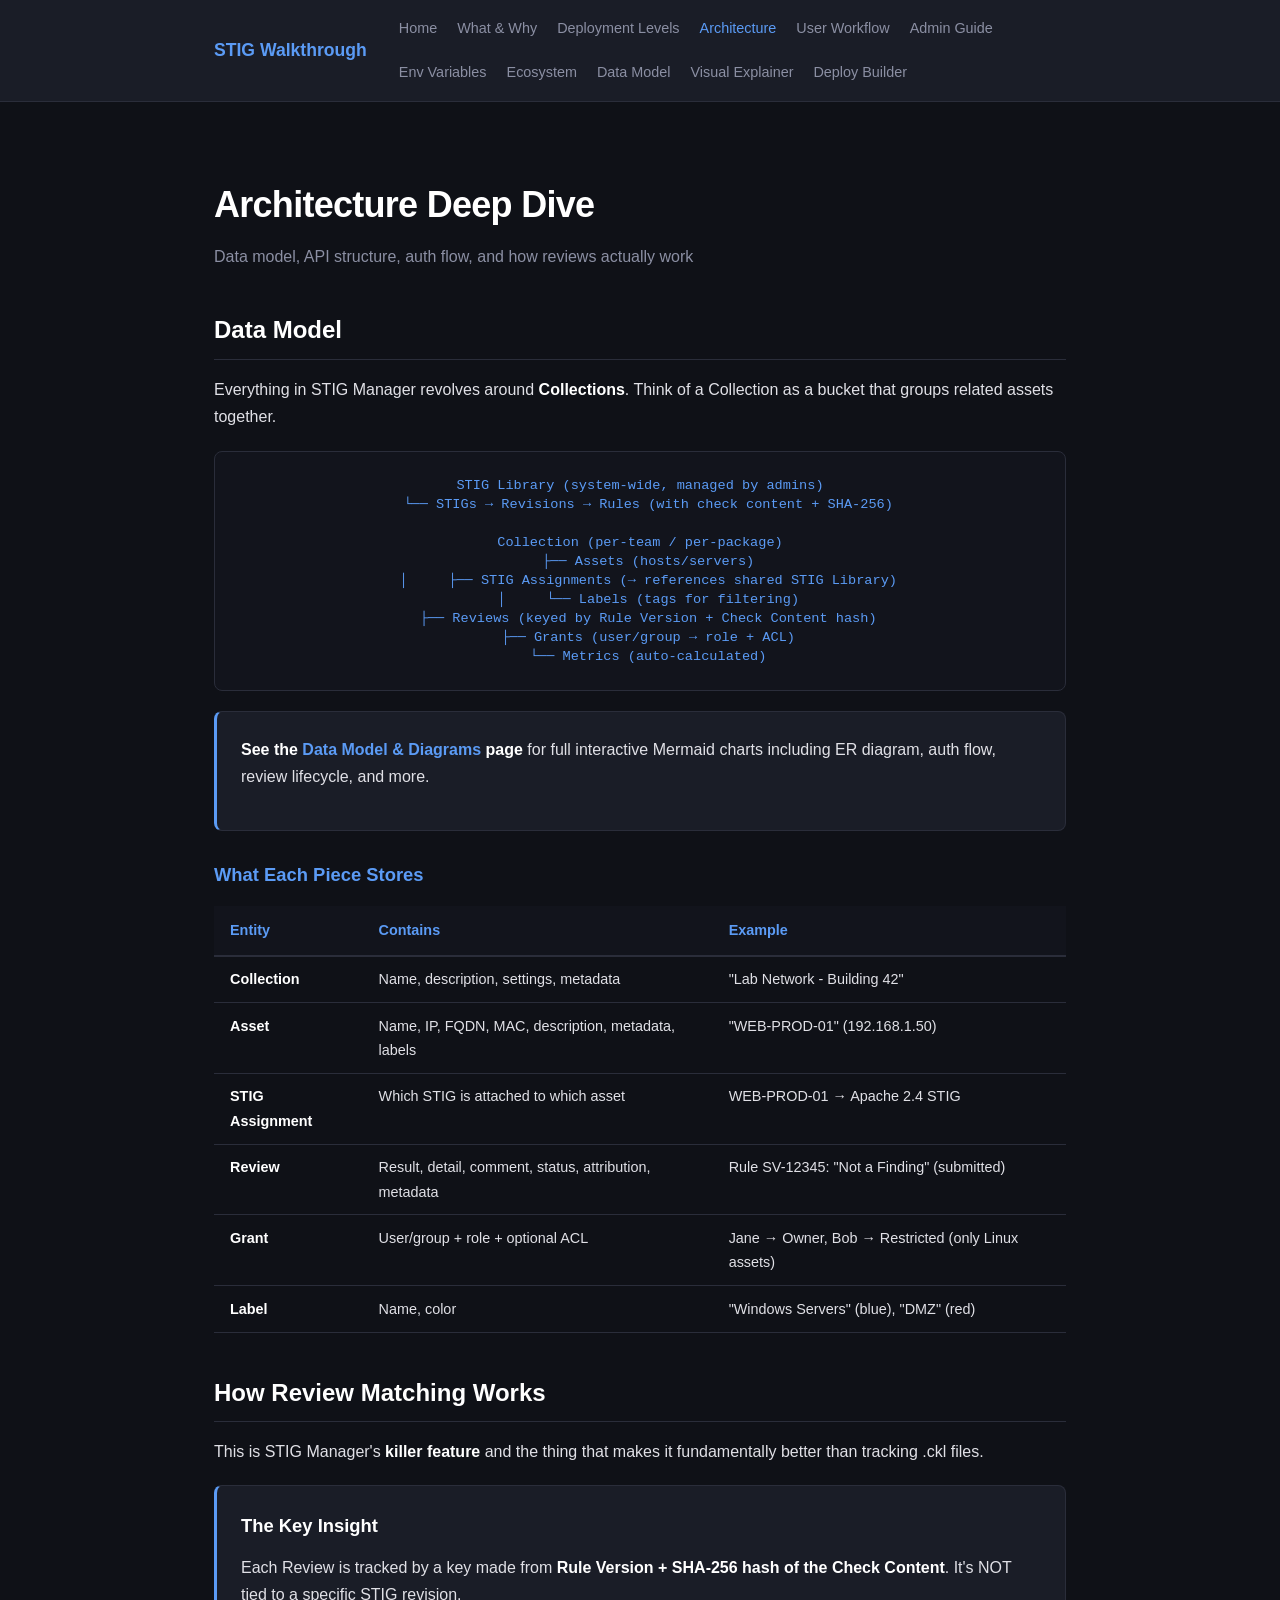
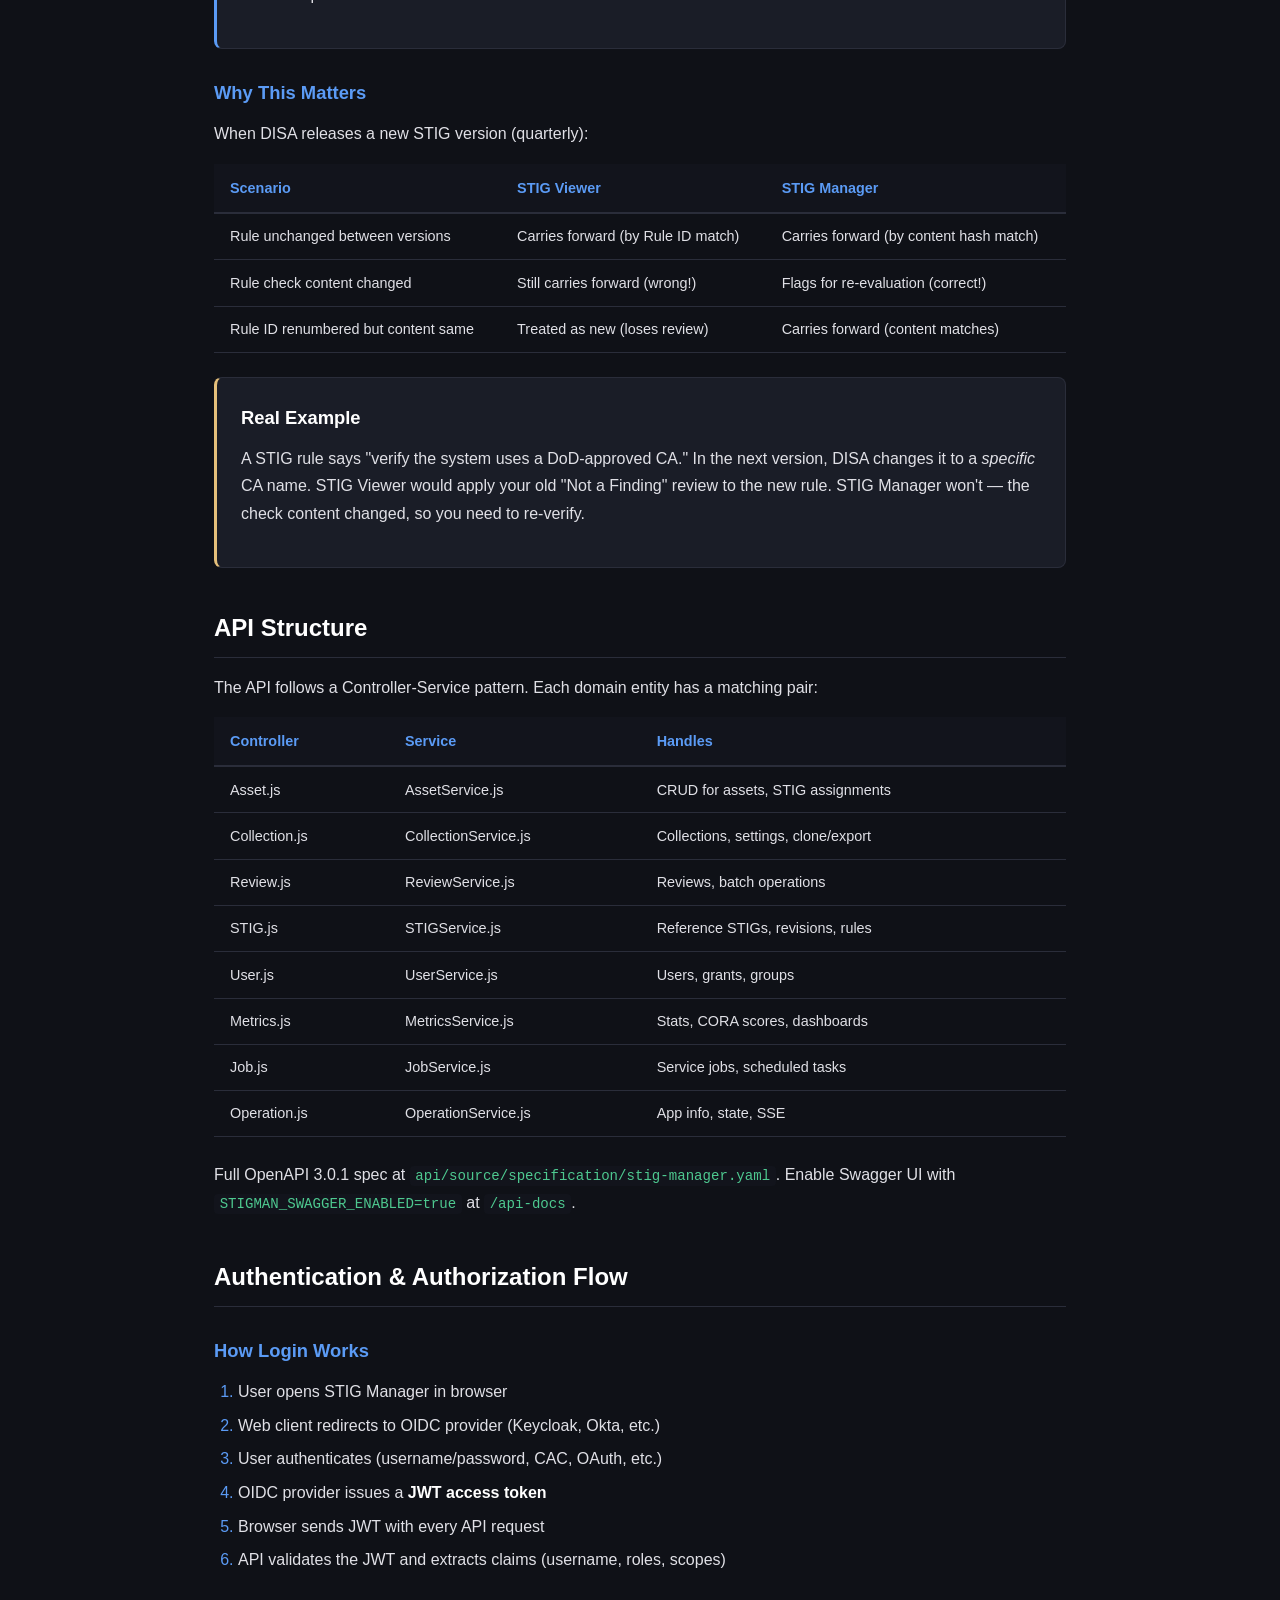
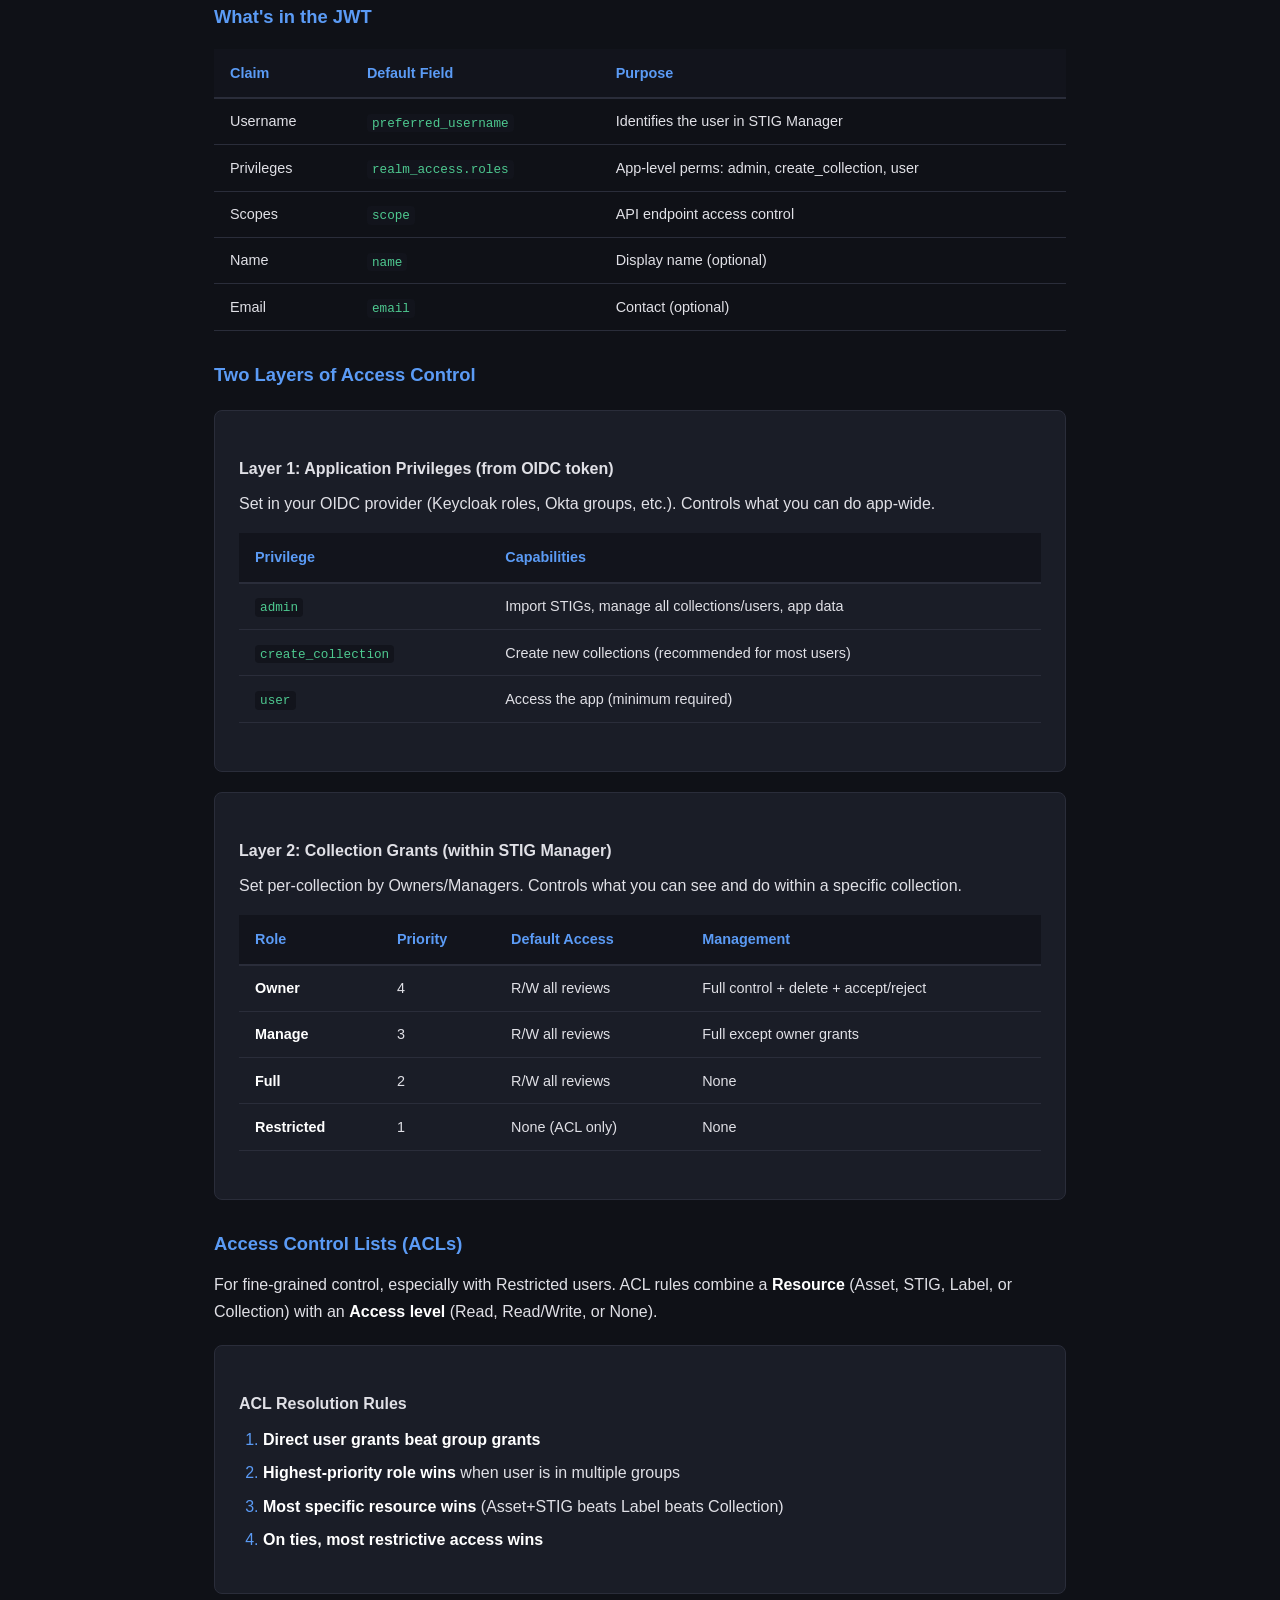
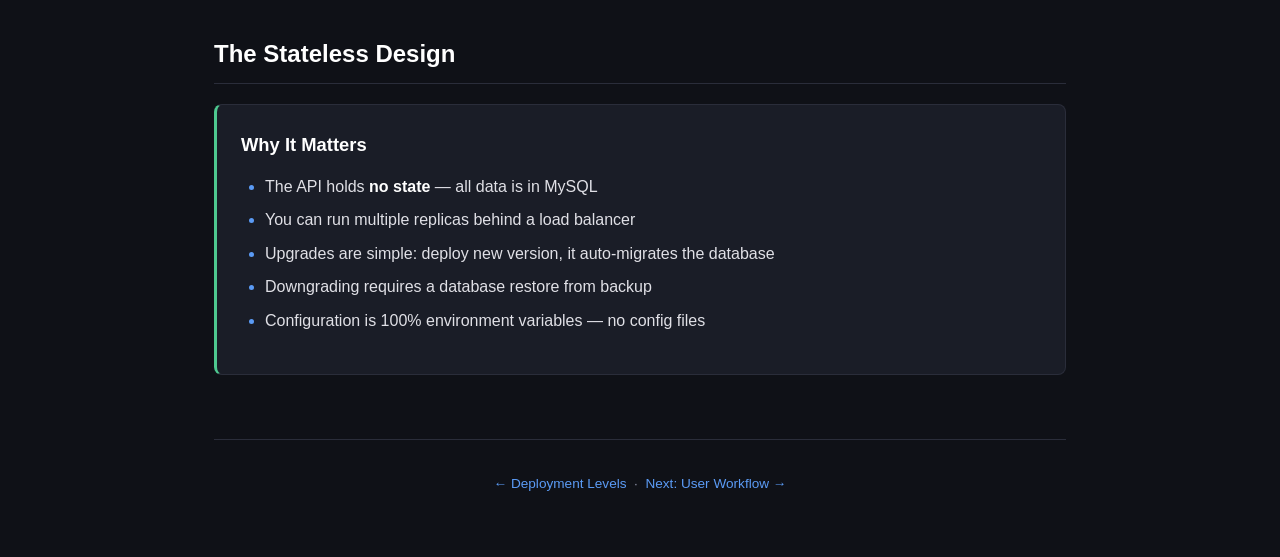
<file: 03-architecture.html>
<!DOCTYPE html>
<html lang="en">
<head>
  <meta charset="UTF-8">
  <meta name="viewport" content="width=device-width, initial-scale=1.0">
  <title>Architecture &mdash; STIG Manager Walkthrough</title>
  <link rel="stylesheet" href="css/style.css">
</head>
<body>
  <nav>
    <div class="container">
      <a href="index.html" class="brand">STIG Walkthrough</a>
      <div class="links">
        <a href="index.html">Home</a>
        <a href="01-what-and-why.html">What &amp; Why</a>
        <a href="02-deployment-levels.html">Deployment Levels</a>
        <a href="03-architecture.html" class="active">Architecture</a>
        <a href="04-user-workflow.html">User Workflow</a>
        <a href="05-admin-guide.html">Admin Guide</a>
        <a href="06-environment-vars.html">Env Variables</a>
        <a href="07-ecosystem.html">Ecosystem</a>
        <a href="08-data-model.html">Data Model</a>
        <a href="09-visual-explainer.html">Visual Explainer</a>
        <a href="10-deployment-builder.html">Deploy Builder</a>
      </div>
    </div>
  </nav>

  <div class="container">
    <h1>
      Architecture Deep Dive
      <span class="subtitle">Data model, API structure, auth flow, and how reviews actually work</span>
    </h1>

    <h2>Data Model</h2>

    <p>Everything in STIG Manager revolves around <strong>Collections</strong>. Think of a Collection as a bucket that groups related assets together.</p>

    <div class="diagram">STIG Library (system-wide, managed by admins)
  &#9492;&#9472;&#9472; STIGs &rarr; Revisions &rarr; Rules (with check content + SHA-256)

Collection (per-team / per-package)
  &#9500;&#9472;&#9472; Assets (hosts/servers)
  &#9474;     &#9500;&#9472;&#9472; STIG Assignments (&rarr; references shared STIG Library)
  &#9474;     &#9492;&#9472;&#9472; Labels (tags for filtering)
  &#9500;&#9472;&#9472; Reviews (keyed by Rule Version + Check Content hash)
  &#9500;&#9472;&#9472; Grants (user/group &rarr; role + ACL)
  &#9492;&#9472;&#9472; Metrics (auto-calculated)</div>

    <div class="card highlight">
      <p><strong>See the <a href="08-data-model.html">Data Model &amp; Diagrams</a> page</strong> for full interactive Mermaid charts including ER diagram, auth flow, review lifecycle, and more.</p>
    </div>

    <h3>What Each Piece Stores</h3>

    <table>
      <thead>
        <tr><th>Entity</th><th>Contains</th><th>Example</th></tr>
      </thead>
      <tbody>
        <tr>
          <td><strong>Collection</strong></td>
          <td>Name, description, settings, metadata</td>
          <td>"Lab Network - Building 42"</td>
        </tr>
        <tr>
          <td><strong>Asset</strong></td>
          <td>Name, IP, FQDN, MAC, description, metadata, labels</td>
          <td>"WEB-PROD-01" (192.168.1.50)</td>
        </tr>
        <tr>
          <td><strong>STIG Assignment</strong></td>
          <td>Which STIG is attached to which asset</td>
          <td>WEB-PROD-01 &rarr; Apache 2.4 STIG</td>
        </tr>
        <tr>
          <td><strong>Review</strong></td>
          <td>Result, detail, comment, status, attribution, metadata</td>
          <td>Rule SV-12345: "Not a Finding" (submitted)</td>
        </tr>
        <tr>
          <td><strong>Grant</strong></td>
          <td>User/group + role + optional ACL</td>
          <td>Jane &rarr; Owner, Bob &rarr; Restricted (only Linux assets)</td>
        </tr>
        <tr>
          <td><strong>Label</strong></td>
          <td>Name, color</td>
          <td>"Windows Servers" (blue), "DMZ" (red)</td>
        </tr>
      </tbody>
    </table>

    <h2>How Review Matching Works</h2>

    <p>This is STIG Manager's <strong>killer feature</strong> and the thing that makes it fundamentally better than tracking .ckl files.</p>

    <div class="card highlight">
      <h3>The Key Insight</h3>
      <p>Each Review is tracked by a key made from <strong>Rule Version + SHA-256 hash of the Check Content</strong>. It's NOT tied to a specific STIG revision.</p>
    </div>

    <h3>Why This Matters</h3>

    <p>When DISA releases a new STIG version (quarterly):</p>

    <table>
      <thead>
        <tr><th>Scenario</th><th>STIG Viewer</th><th>STIG Manager</th></tr>
      </thead>
      <tbody>
        <tr>
          <td>Rule unchanged between versions</td>
          <td>Carries forward (by Rule ID match)</td>
          <td>Carries forward (by content hash match)</td>
        </tr>
        <tr>
          <td>Rule check content changed</td>
          <td>Still carries forward (wrong!)</td>
          <td>Flags for re-evaluation (correct!)</td>
        </tr>
        <tr>
          <td>Rule ID renumbered but content same</td>
          <td>Treated as new (loses review)</td>
          <td>Carries forward (content matches)</td>
        </tr>
      </tbody>
    </table>

    <div class="card warning">
      <h3>Real Example</h3>
      <p>A STIG rule says "verify the system uses a DoD-approved CA." In the next version, DISA changes it to a <em>specific</em> CA name. STIG Viewer would apply your old "Not a Finding" review to the new rule. STIG Manager won't &mdash; the check content changed, so you need to re-verify.</p>
    </div>

    <h2>API Structure</h2>

    <p>The API follows a Controller-Service pattern. Each domain entity has a matching pair:</p>

    <table>
      <thead>
        <tr><th>Controller</th><th>Service</th><th>Handles</th></tr>
      </thead>
      <tbody>
        <tr><td>Asset.js</td><td>AssetService.js</td><td>CRUD for assets, STIG assignments</td></tr>
        <tr><td>Collection.js</td><td>CollectionService.js</td><td>Collections, settings, clone/export</td></tr>
        <tr><td>Review.js</td><td>ReviewService.js</td><td>Reviews, batch operations</td></tr>
        <tr><td>STIG.js</td><td>STIGService.js</td><td>Reference STIGs, revisions, rules</td></tr>
        <tr><td>User.js</td><td>UserService.js</td><td>Users, grants, groups</td></tr>
        <tr><td>Metrics.js</td><td>MetricsService.js</td><td>Stats, CORA scores, dashboards</td></tr>
        <tr><td>Job.js</td><td>JobService.js</td><td>Service jobs, scheduled tasks</td></tr>
        <tr><td>Operation.js</td><td>OperationService.js</td><td>App info, state, SSE</td></tr>
      </tbody>
    </table>

    <p>Full OpenAPI 3.0.1 spec at <code>api/source/specification/stig-manager.yaml</code>. Enable Swagger UI with <code>STIGMAN_SWAGGER_ENABLED=true</code> at <code>/api-docs</code>.</p>

    <h2>Authentication &amp; Authorization Flow</h2>

    <h3>How Login Works</h3>

    <ol>
      <li>User opens STIG Manager in browser</li>
      <li>Web client redirects to OIDC provider (Keycloak, Okta, etc.)</li>
      <li>User authenticates (username/password, CAC, OAuth, etc.)</li>
      <li>OIDC provider issues a <strong>JWT access token</strong></li>
      <li>Browser sends JWT with every API request</li>
      <li>API validates the JWT and extracts claims (username, roles, scopes)</li>
    </ol>

    <h3>What's in the JWT</h3>

    <table>
      <thead>
        <tr><th>Claim</th><th>Default Field</th><th>Purpose</th></tr>
      </thead>
      <tbody>
        <tr><td>Username</td><td><code>preferred_username</code></td><td>Identifies the user in STIG Manager</td></tr>
        <tr><td>Privileges</td><td><code>realm_access.roles</code></td><td>App-level perms: admin, create_collection, user</td></tr>
        <tr><td>Scopes</td><td><code>scope</code></td><td>API endpoint access control</td></tr>
        <tr><td>Name</td><td><code>name</code></td><td>Display name (optional)</td></tr>
        <tr><td>Email</td><td><code>email</code></td><td>Contact (optional)</td></tr>
      </tbody>
    </table>

    <h3>Two Layers of Access Control</h3>

    <div class="card">
      <h4>Layer 1: Application Privileges (from OIDC token)</h4>
      <p>Set in your OIDC provider (Keycloak roles, Okta groups, etc.). Controls what you can do app-wide.</p>
      <table>
        <thead><tr><th>Privilege</th><th>Capabilities</th></tr></thead>
        <tbody>
          <tr><td><code>admin</code></td><td>Import STIGs, manage all collections/users, app data</td></tr>
          <tr><td><code>create_collection</code></td><td>Create new collections (recommended for most users)</td></tr>
          <tr><td><code>user</code></td><td>Access the app (minimum required)</td></tr>
        </tbody>
      </table>
    </div>

    <div class="card">
      <h4>Layer 2: Collection Grants (within STIG Manager)</h4>
      <p>Set per-collection by Owners/Managers. Controls what you can see and do within a specific collection.</p>
      <table>
        <thead><tr><th>Role</th><th>Priority</th><th>Default Access</th><th>Management</th></tr></thead>
        <tbody>
          <tr><td><strong>Owner</strong></td><td>4</td><td>R/W all reviews</td><td>Full control + delete + accept/reject</td></tr>
          <tr><td><strong>Manage</strong></td><td>3</td><td>R/W all reviews</td><td>Full except owner grants</td></tr>
          <tr><td><strong>Full</strong></td><td>2</td><td>R/W all reviews</td><td>None</td></tr>
          <tr><td><strong>Restricted</strong></td><td>1</td><td>None (ACL only)</td><td>None</td></tr>
        </tbody>
      </table>
    </div>

    <h3>Access Control Lists (ACLs)</h3>

    <p>For fine-grained control, especially with Restricted users. ACL rules combine a <strong>Resource</strong> (Asset, STIG, Label, or Collection) with an <strong>Access level</strong> (Read, Read/Write, or None).</p>

    <div class="card">
      <h4>ACL Resolution Rules</h4>
      <ol>
        <li><strong>Direct user grants beat group grants</strong></li>
        <li><strong>Highest-priority role wins</strong> when user is in multiple groups</li>
        <li><strong>Most specific resource wins</strong> (Asset+STIG beats Label beats Collection)</li>
        <li><strong>On ties, most restrictive access wins</strong></li>
      </ol>
    </div>

    <h2>The Stateless Design</h2>

    <div class="card success">
      <h3>Why It Matters</h3>
      <ul>
        <li>The API holds <strong>no state</strong> &mdash; all data is in MySQL</li>
        <li>You can run multiple replicas behind a load balancer</li>
        <li>Upgrades are simple: deploy new version, it auto-migrates the database</li>
        <li>Downgrading requires a database restore from backup</li>
        <li>Configuration is 100% environment variables &mdash; no config files</li>
      </ul>
    </div>

    <footer>
      <a href="02-deployment-levels.html">&larr; Deployment Levels</a> &nbsp;&middot;&nbsp; <a href="04-user-workflow.html">Next: User Workflow &rarr;</a>
    </footer>
  </div>
</body>
</html>
</file>
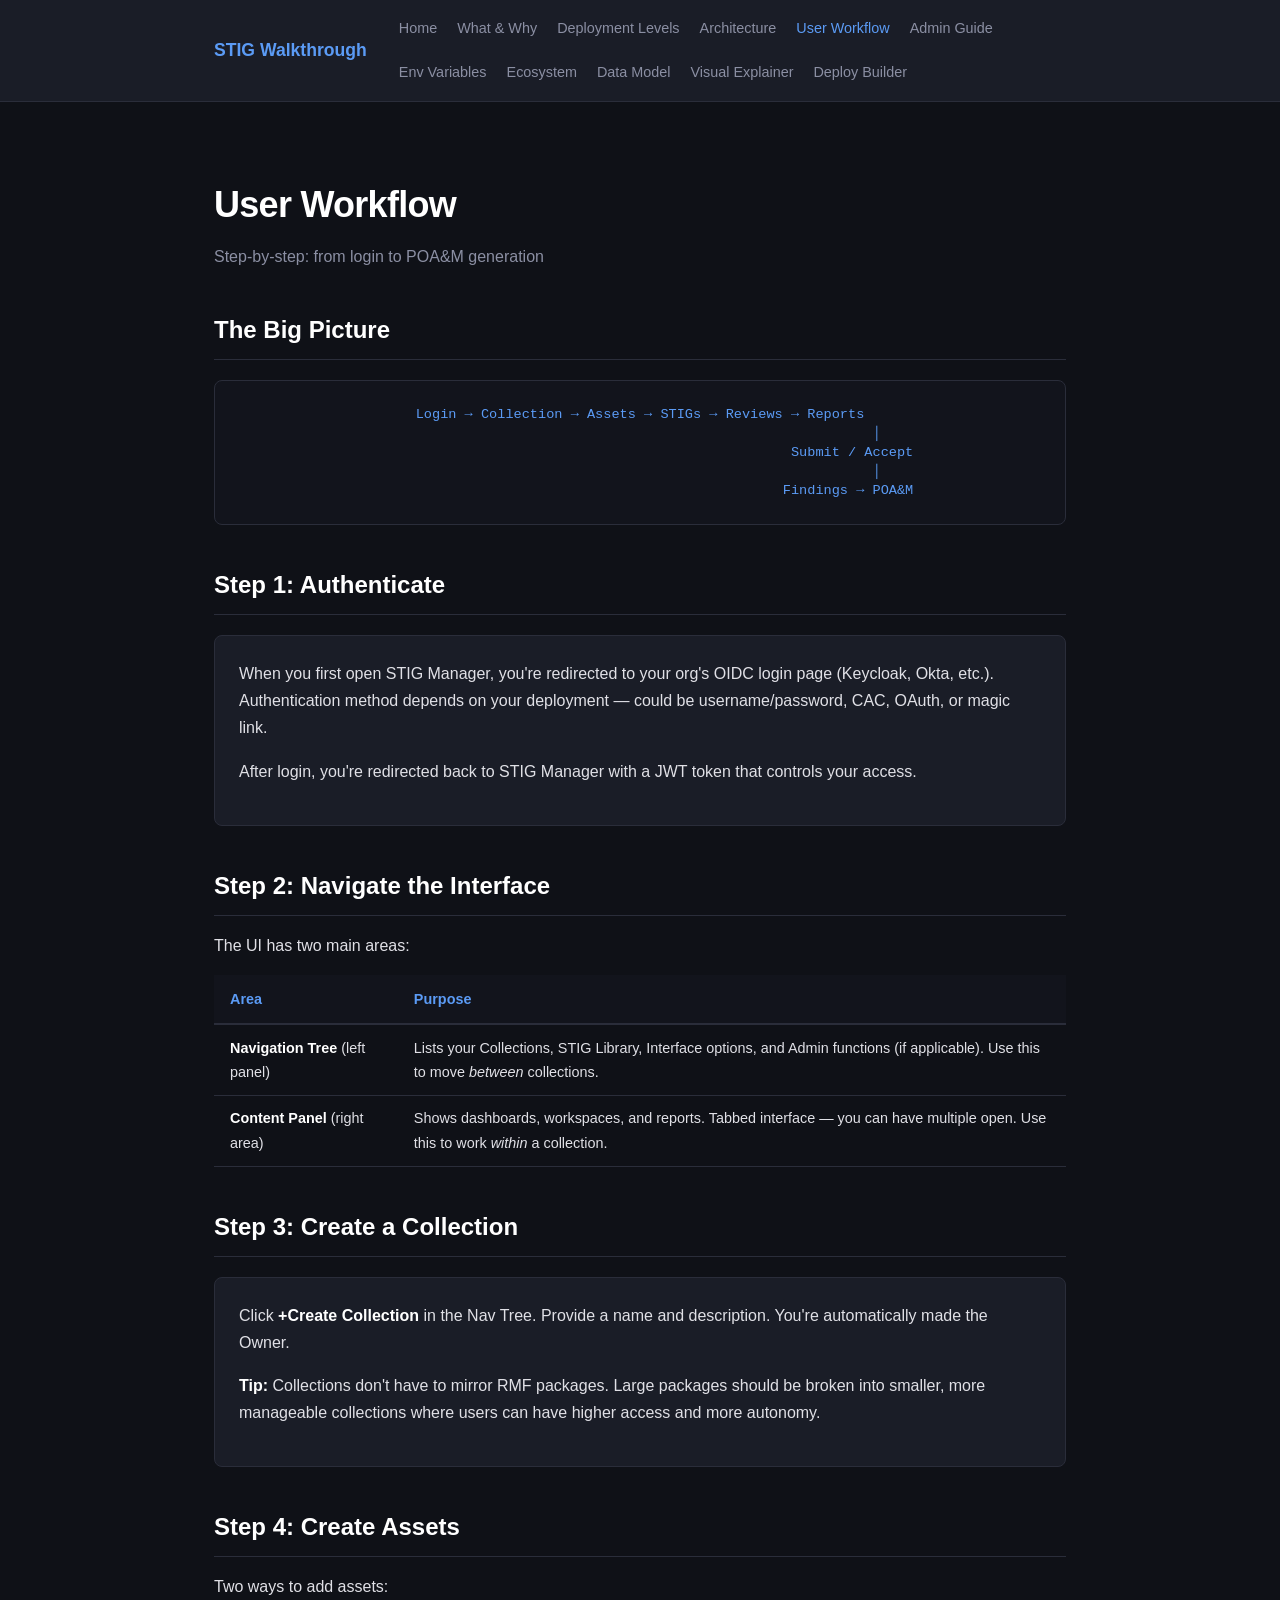
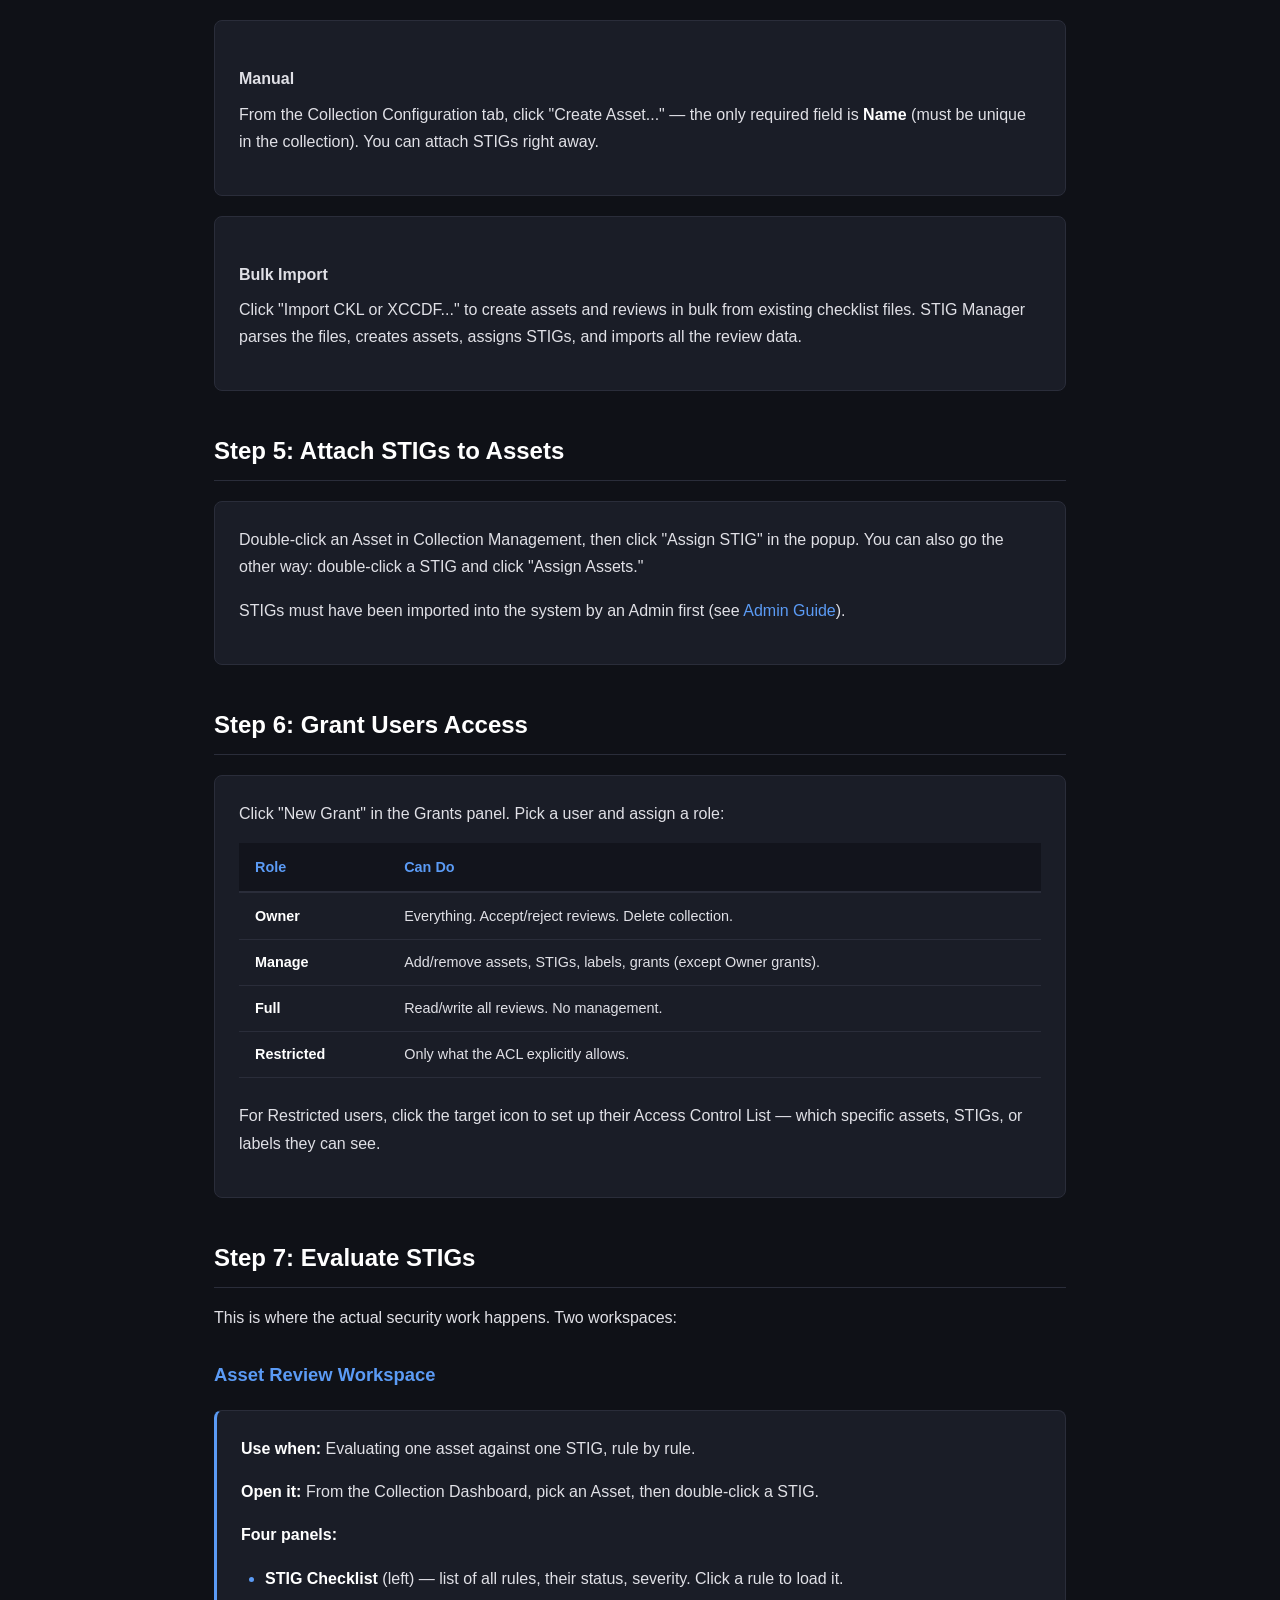
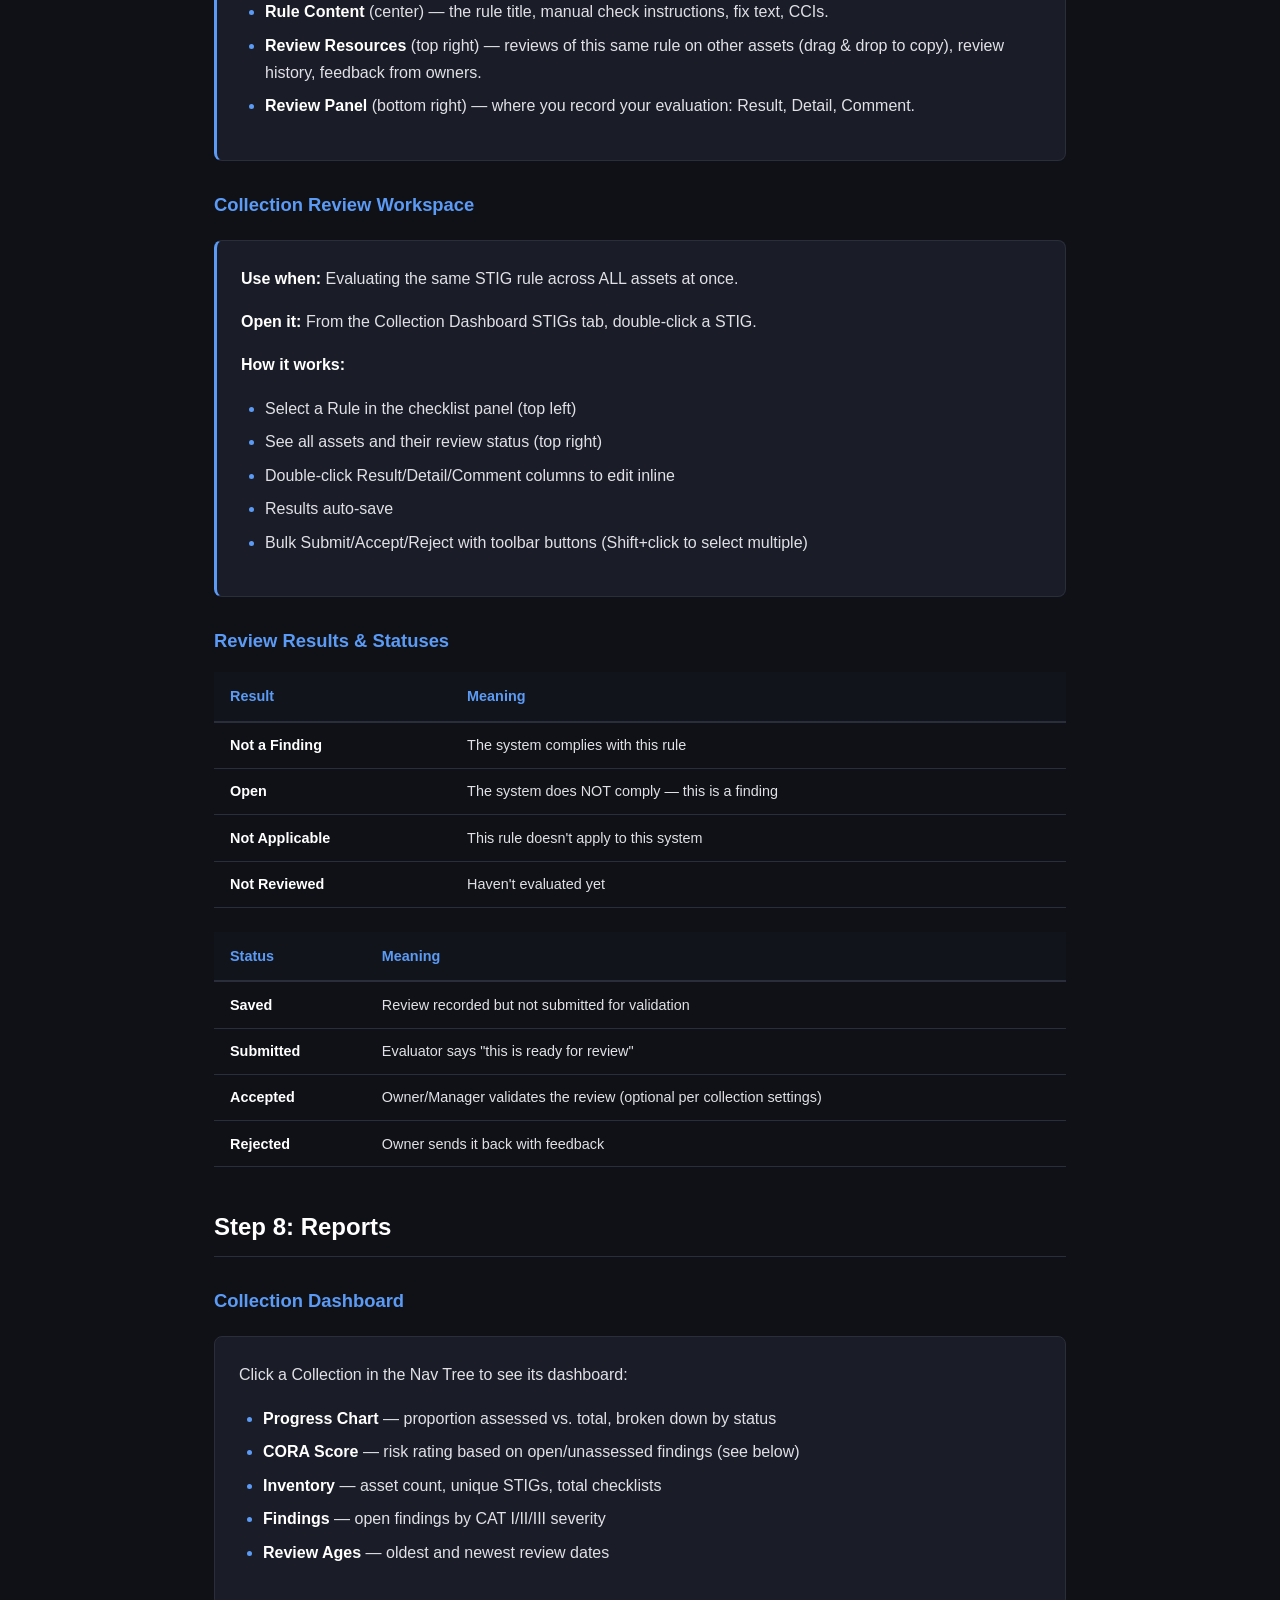
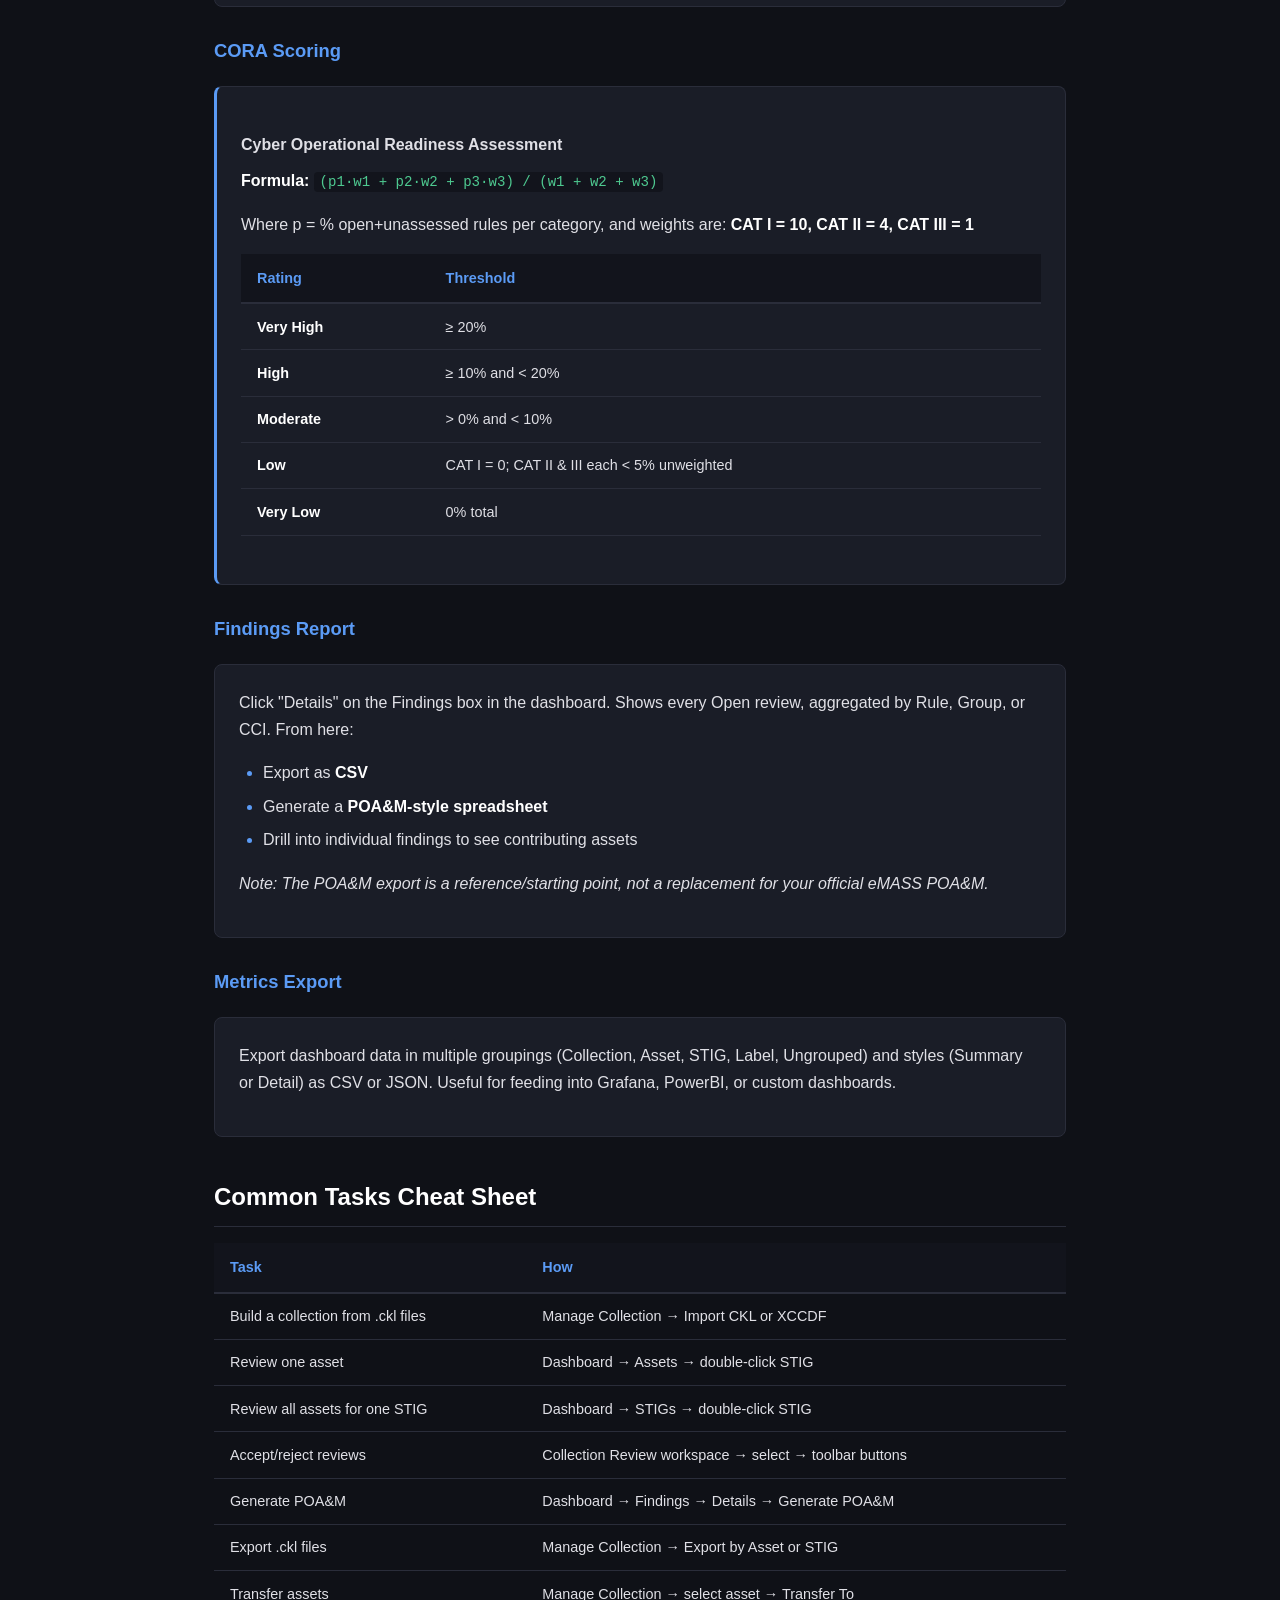
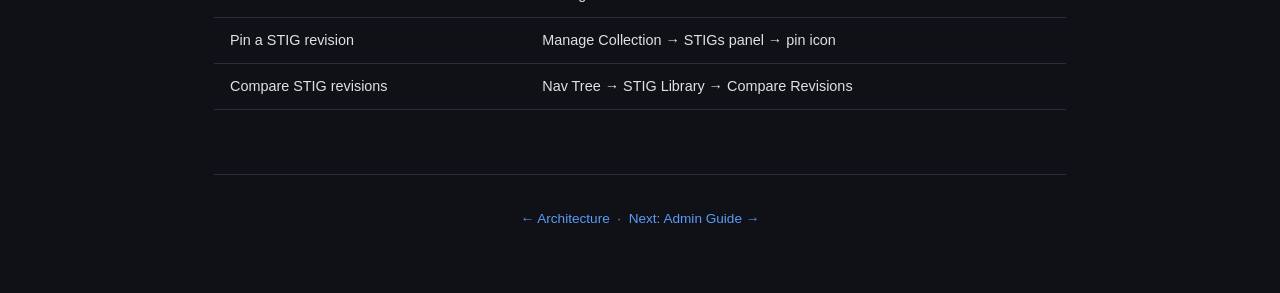
<file: 04-user-workflow.html>
<!DOCTYPE html>
<html lang="en">
<head>
  <meta charset="UTF-8">
  <meta name="viewport" content="width=device-width, initial-scale=1.0">
  <title>User Workflow &mdash; STIG Manager Walkthrough</title>
  <link rel="stylesheet" href="css/style.css">
</head>
<body>
  <nav>
    <div class="container">
      <a href="index.html" class="brand">STIG Walkthrough</a>
      <div class="links">
        <a href="index.html">Home</a>
        <a href="01-what-and-why.html">What &amp; Why</a>
        <a href="02-deployment-levels.html">Deployment Levels</a>
        <a href="03-architecture.html">Architecture</a>
        <a href="04-user-workflow.html" class="active">User Workflow</a>
        <a href="05-admin-guide.html">Admin Guide</a>
        <a href="06-environment-vars.html">Env Variables</a>
        <a href="07-ecosystem.html">Ecosystem</a>
        <a href="08-data-model.html">Data Model</a>
        <a href="09-visual-explainer.html">Visual Explainer</a>
        <a href="10-deployment-builder.html">Deploy Builder</a>
      </div>
    </div>
  </nav>

  <div class="container">
    <h1>
      User Workflow
      <span class="subtitle">Step-by-step: from login to POA&amp;M generation</span>
    </h1>

    <h2>The Big Picture</h2>

    <div class="diagram">Login &rarr; Collection &rarr; Assets &rarr; STIGs &rarr; Reviews &rarr; Reports
                                                          &#9474;
                                                    Submit / Accept
                                                          &#9474;
                                                   Findings &rarr; POA&amp;M</div>

    <h2>Step 1: Authenticate</h2>

    <div class="card">
      <p>When you first open STIG Manager, you're redirected to your org's OIDC login page (Keycloak, Okta, etc.). Authentication method depends on your deployment &mdash; could be username/password, CAC, OAuth, or magic link.</p>
      <p>After login, you're redirected back to STIG Manager with a JWT token that controls your access.</p>
    </div>

    <h2>Step 2: Navigate the Interface</h2>

    <p>The UI has two main areas:</p>

    <table>
      <thead>
        <tr><th>Area</th><th>Purpose</th></tr>
      </thead>
      <tbody>
        <tr>
          <td><strong>Navigation Tree</strong> (left panel)</td>
          <td>Lists your Collections, STIG Library, Interface options, and Admin functions (if applicable). Use this to move <em>between</em> collections.</td>
        </tr>
        <tr>
          <td><strong>Content Panel</strong> (right area)</td>
          <td>Shows dashboards, workspaces, and reports. Tabbed interface &mdash; you can have multiple open. Use this to work <em>within</em> a collection.</td>
        </tr>
      </tbody>
    </table>

    <h2>Step 3: Create a Collection</h2>

    <div class="card">
      <p>Click <strong>+Create Collection</strong> in the Nav Tree. Provide a name and description. You're automatically made the Owner.</p>
      <p><strong>Tip:</strong> Collections don't have to mirror RMF packages. Large packages should be broken into smaller, more manageable collections where users can have higher access and more autonomy.</p>
    </div>

    <h2>Step 4: Create Assets</h2>

    <p>Two ways to add assets:</p>

    <div class="card">
      <h4>Manual</h4>
      <p>From the Collection Configuration tab, click "Create Asset..." &mdash; the only required field is <strong>Name</strong> (must be unique in the collection). You can attach STIGs right away.</p>
    </div>

    <div class="card">
      <h4>Bulk Import</h4>
      <p>Click "Import CKL or XCCDF..." to create assets and reviews in bulk from existing checklist files. STIG Manager parses the files, creates assets, assigns STIGs, and imports all the review data.</p>
    </div>

    <h2>Step 5: Attach STIGs to Assets</h2>

    <div class="card">
      <p>Double-click an Asset in Collection Management, then click "Assign STIG" in the popup. You can also go the other way: double-click a STIG and click "Assign Assets."</p>
      <p>STIGs must have been imported into the system by an Admin first (see <a href="05-admin-guide.html">Admin Guide</a>).</p>
    </div>

    <h2>Step 6: Grant Users Access</h2>

    <div class="card">
      <p>Click "New Grant" in the Grants panel. Pick a user and assign a role:</p>
      <table>
        <thead><tr><th>Role</th><th>Can Do</th></tr></thead>
        <tbody>
          <tr><td><strong>Owner</strong></td><td>Everything. Accept/reject reviews. Delete collection.</td></tr>
          <tr><td><strong>Manage</strong></td><td>Add/remove assets, STIGs, labels, grants (except Owner grants).</td></tr>
          <tr><td><strong>Full</strong></td><td>Read/write all reviews. No management.</td></tr>
          <tr><td><strong>Restricted</strong></td><td>Only what the ACL explicitly allows.</td></tr>
        </tbody>
      </table>
      <p>For Restricted users, click the target icon to set up their Access Control List &mdash; which specific assets, STIGs, or labels they can see.</p>
    </div>

    <h2>Step 7: Evaluate STIGs</h2>

    <p>This is where the actual security work happens. Two workspaces:</p>

    <h3>Asset Review Workspace</h3>

    <div class="card highlight">
      <p><strong>Use when:</strong> Evaluating one asset against one STIG, rule by rule.</p>
      <p><strong>Open it:</strong> From the Collection Dashboard, pick an Asset, then double-click a STIG.</p>
      <p><strong>Four panels:</strong></p>
      <ul>
        <li><strong>STIG Checklist</strong> (left) &mdash; list of all rules, their status, severity. Click a rule to load it.</li>
        <li><strong>Rule Content</strong> (center) &mdash; the rule title, manual check instructions, fix text, CCIs.</li>
        <li><strong>Review Resources</strong> (top right) &mdash; reviews of this same rule on other assets (drag &amp; drop to copy), review history, feedback from owners.</li>
        <li><strong>Review Panel</strong> (bottom right) &mdash; where you record your evaluation: Result, Detail, Comment.</li>
      </ul>
    </div>

    <h3>Collection Review Workspace</h3>

    <div class="card highlight">
      <p><strong>Use when:</strong> Evaluating the same STIG rule across ALL assets at once.</p>
      <p><strong>Open it:</strong> From the Collection Dashboard STIGs tab, double-click a STIG.</p>
      <p><strong>How it works:</strong></p>
      <ul>
        <li>Select a Rule in the checklist panel (top left)</li>
        <li>See all assets and their review status (top right)</li>
        <li>Double-click Result/Detail/Comment columns to edit inline</li>
        <li>Results auto-save</li>
        <li>Bulk Submit/Accept/Reject with toolbar buttons (Shift+click to select multiple)</li>
      </ul>
    </div>

    <h3>Review Results &amp; Statuses</h3>

    <table>
      <thead>
        <tr><th>Result</th><th>Meaning</th></tr>
      </thead>
      <tbody>
        <tr><td><strong>Not a Finding</strong></td><td>The system complies with this rule</td></tr>
        <tr><td><strong>Open</strong></td><td>The system does NOT comply &mdash; this is a finding</td></tr>
        <tr><td><strong>Not Applicable</strong></td><td>This rule doesn't apply to this system</td></tr>
        <tr><td><strong>Not Reviewed</strong></td><td>Haven't evaluated yet</td></tr>
      </tbody>
    </table>

    <table>
      <thead>
        <tr><th>Status</th><th>Meaning</th></tr>
      </thead>
      <tbody>
        <tr><td><strong>Saved</strong></td><td>Review recorded but not submitted for validation</td></tr>
        <tr><td><strong>Submitted</strong></td><td>Evaluator says "this is ready for review"</td></tr>
        <tr><td><strong>Accepted</strong></td><td>Owner/Manager validates the review (optional per collection settings)</td></tr>
        <tr><td><strong>Rejected</strong></td><td>Owner sends it back with feedback</td></tr>
      </tbody>
    </table>

    <h2>Step 8: Reports</h2>

    <h3>Collection Dashboard</h3>

    <div class="card">
      <p>Click a Collection in the Nav Tree to see its dashboard:</p>
      <ul>
        <li><strong>Progress Chart</strong> &mdash; proportion assessed vs. total, broken down by status</li>
        <li><strong>CORA Score</strong> &mdash; risk rating based on open/unassessed findings (see below)</li>
        <li><strong>Inventory</strong> &mdash; asset count, unique STIGs, total checklists</li>
        <li><strong>Findings</strong> &mdash; open findings by CAT I/II/III severity</li>
        <li><strong>Review Ages</strong> &mdash; oldest and newest review dates</li>
      </ul>
    </div>

    <h3>CORA Scoring</h3>

    <div class="card highlight">
      <h4>Cyber Operational Readiness Assessment</h4>
      <p><strong>Formula:</strong> <code>(p1&middot;w1 + p2&middot;w2 + p3&middot;w3) / (w1 + w2 + w3)</code></p>
      <p>Where p = % open+unassessed rules per category, and weights are: <strong>CAT I = 10, CAT II = 4, CAT III = 1</strong></p>
      <table>
        <thead><tr><th>Rating</th><th>Threshold</th></tr></thead>
        <tbody>
          <tr><td><strong>Very High</strong></td><td>&ge; 20%</td></tr>
          <tr><td><strong>High</strong></td><td>&ge; 10% and &lt; 20%</td></tr>
          <tr><td><strong>Moderate</strong></td><td>&gt; 0% and &lt; 10%</td></tr>
          <tr><td><strong>Low</strong></td><td>CAT I = 0; CAT II &amp; III each &lt; 5% unweighted</td></tr>
          <tr><td><strong>Very Low</strong></td><td>0% total</td></tr>
        </tbody>
      </table>
    </div>

    <h3>Findings Report</h3>

    <div class="card">
      <p>Click "Details" on the Findings box in the dashboard. Shows every Open review, aggregated by Rule, Group, or CCI. From here:</p>
      <ul>
        <li>Export as <strong>CSV</strong></li>
        <li>Generate a <strong>POA&amp;M-style spreadsheet</strong></li>
        <li>Drill into individual findings to see contributing assets</li>
      </ul>
      <p><em>Note: The POA&amp;M export is a reference/starting point, not a replacement for your official eMASS POA&amp;M.</em></p>
    </div>

    <h3>Metrics Export</h3>

    <div class="card">
      <p>Export dashboard data in multiple groupings (Collection, Asset, STIG, Label, Ungrouped) and styles (Summary or Detail) as CSV or JSON. Useful for feeding into Grafana, PowerBI, or custom dashboards.</p>
    </div>

    <h2>Common Tasks Cheat Sheet</h2>

    <table>
      <thead>
        <tr><th>Task</th><th>How</th></tr>
      </thead>
      <tbody>
        <tr><td>Build a collection from .ckl files</td><td>Manage Collection &rarr; Import CKL or XCCDF</td></tr>
        <tr><td>Review one asset</td><td>Dashboard &rarr; Assets &rarr; double-click STIG</td></tr>
        <tr><td>Review all assets for one STIG</td><td>Dashboard &rarr; STIGs &rarr; double-click STIG</td></tr>
        <tr><td>Accept/reject reviews</td><td>Collection Review workspace &rarr; select &rarr; toolbar buttons</td></tr>
        <tr><td>Generate POA&amp;M</td><td>Dashboard &rarr; Findings &rarr; Details &rarr; Generate POA&amp;M</td></tr>
        <tr><td>Export .ckl files</td><td>Manage Collection &rarr; Export by Asset or STIG</td></tr>
        <tr><td>Transfer assets</td><td>Manage Collection &rarr; select asset &rarr; Transfer To</td></tr>
        <tr><td>Pin a STIG revision</td><td>Manage Collection &rarr; STIGs panel &rarr; pin icon</td></tr>
        <tr><td>Compare STIG revisions</td><td>Nav Tree &rarr; STIG Library &rarr; Compare Revisions</td></tr>
      </tbody>
    </table>

    <footer>
      <a href="03-architecture.html">&larr; Architecture</a> &nbsp;&middot;&nbsp; <a href="05-admin-guide.html">Next: Admin Guide &rarr;</a>
    </footer>
  </div>
</body>
</html>
</file>
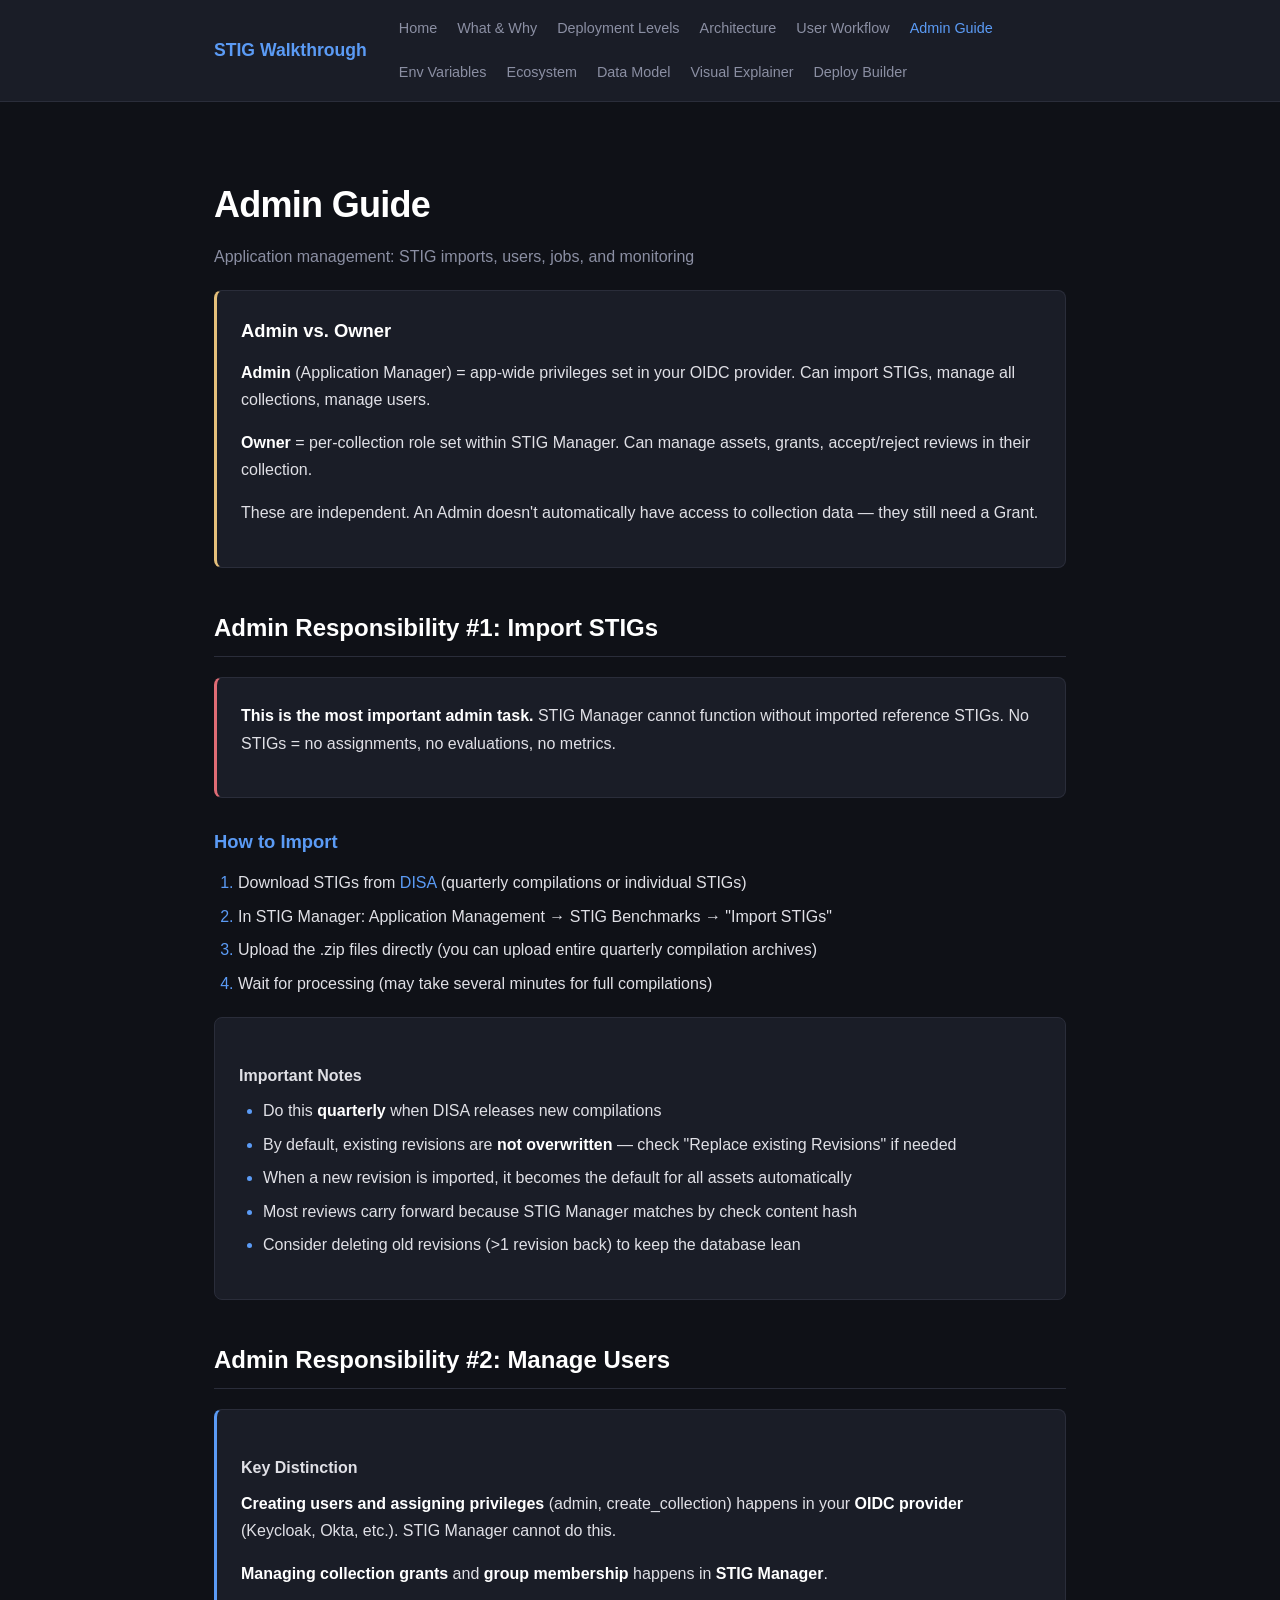
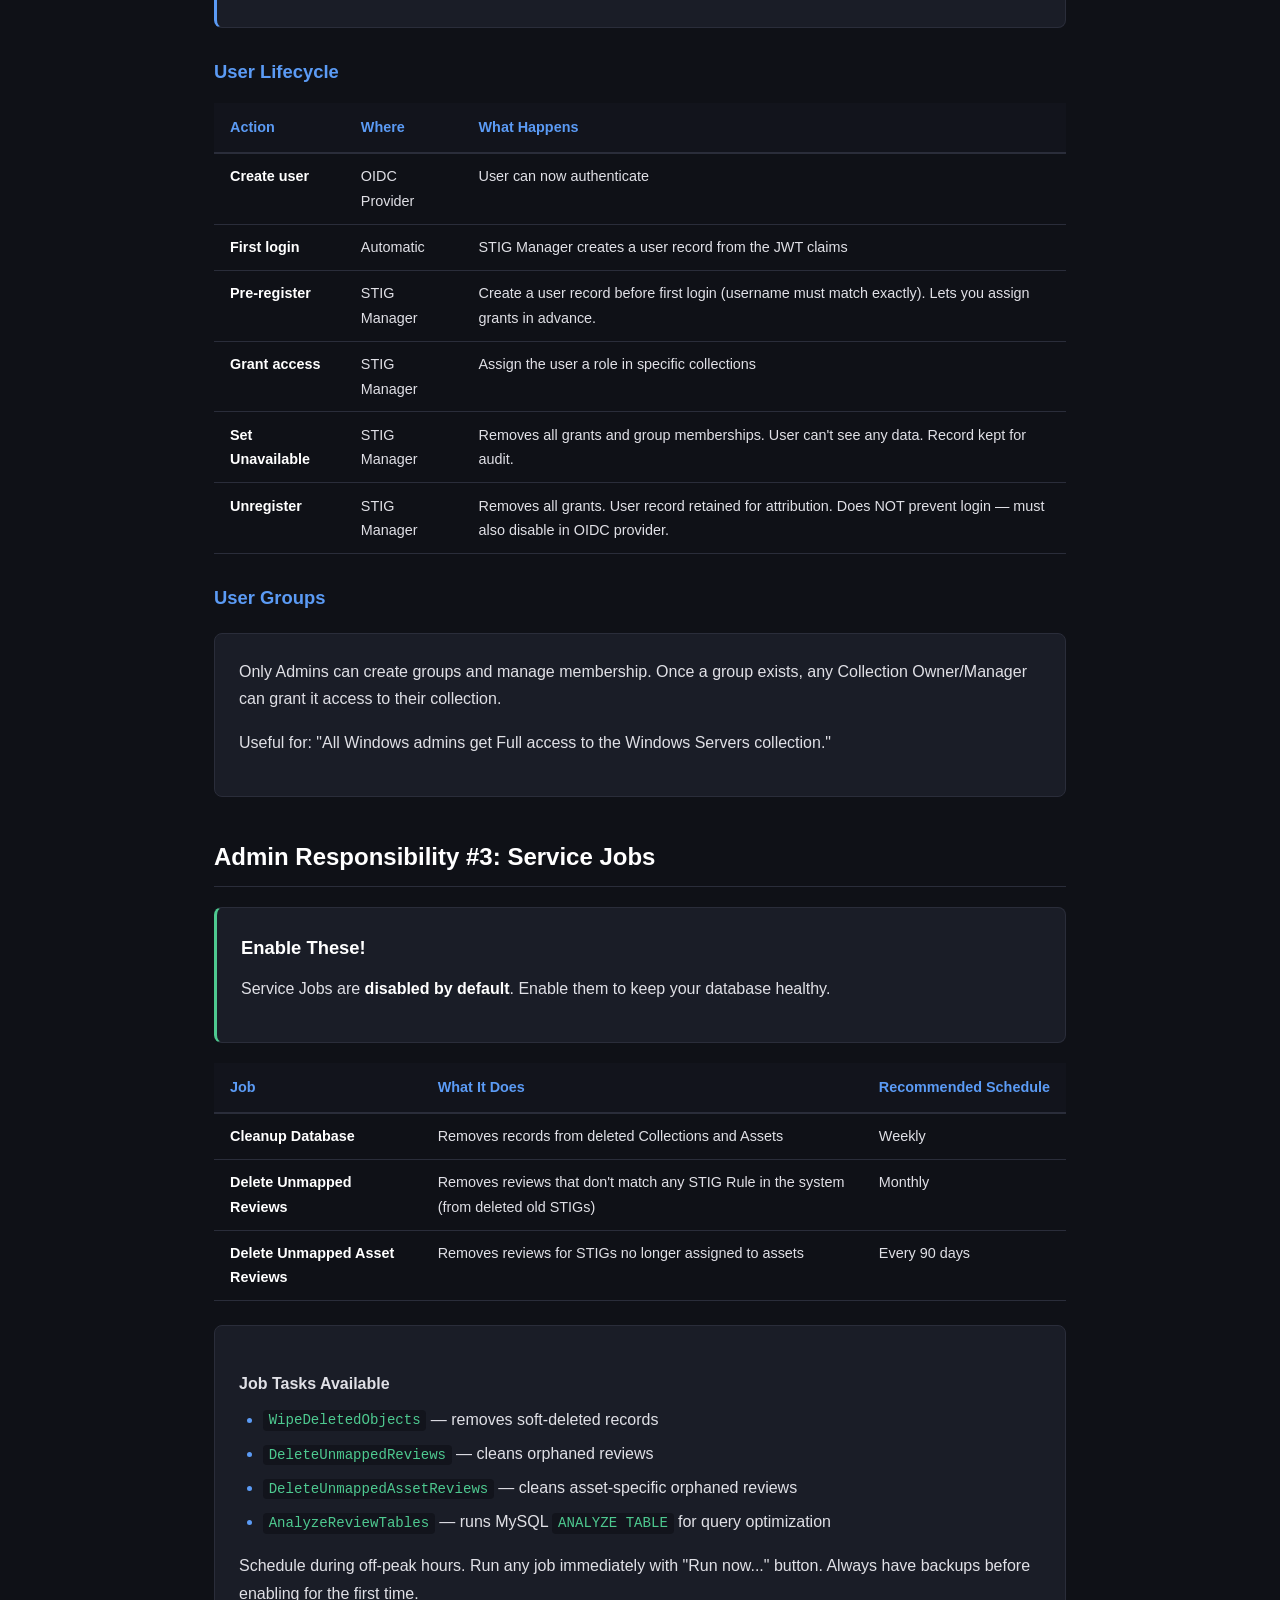
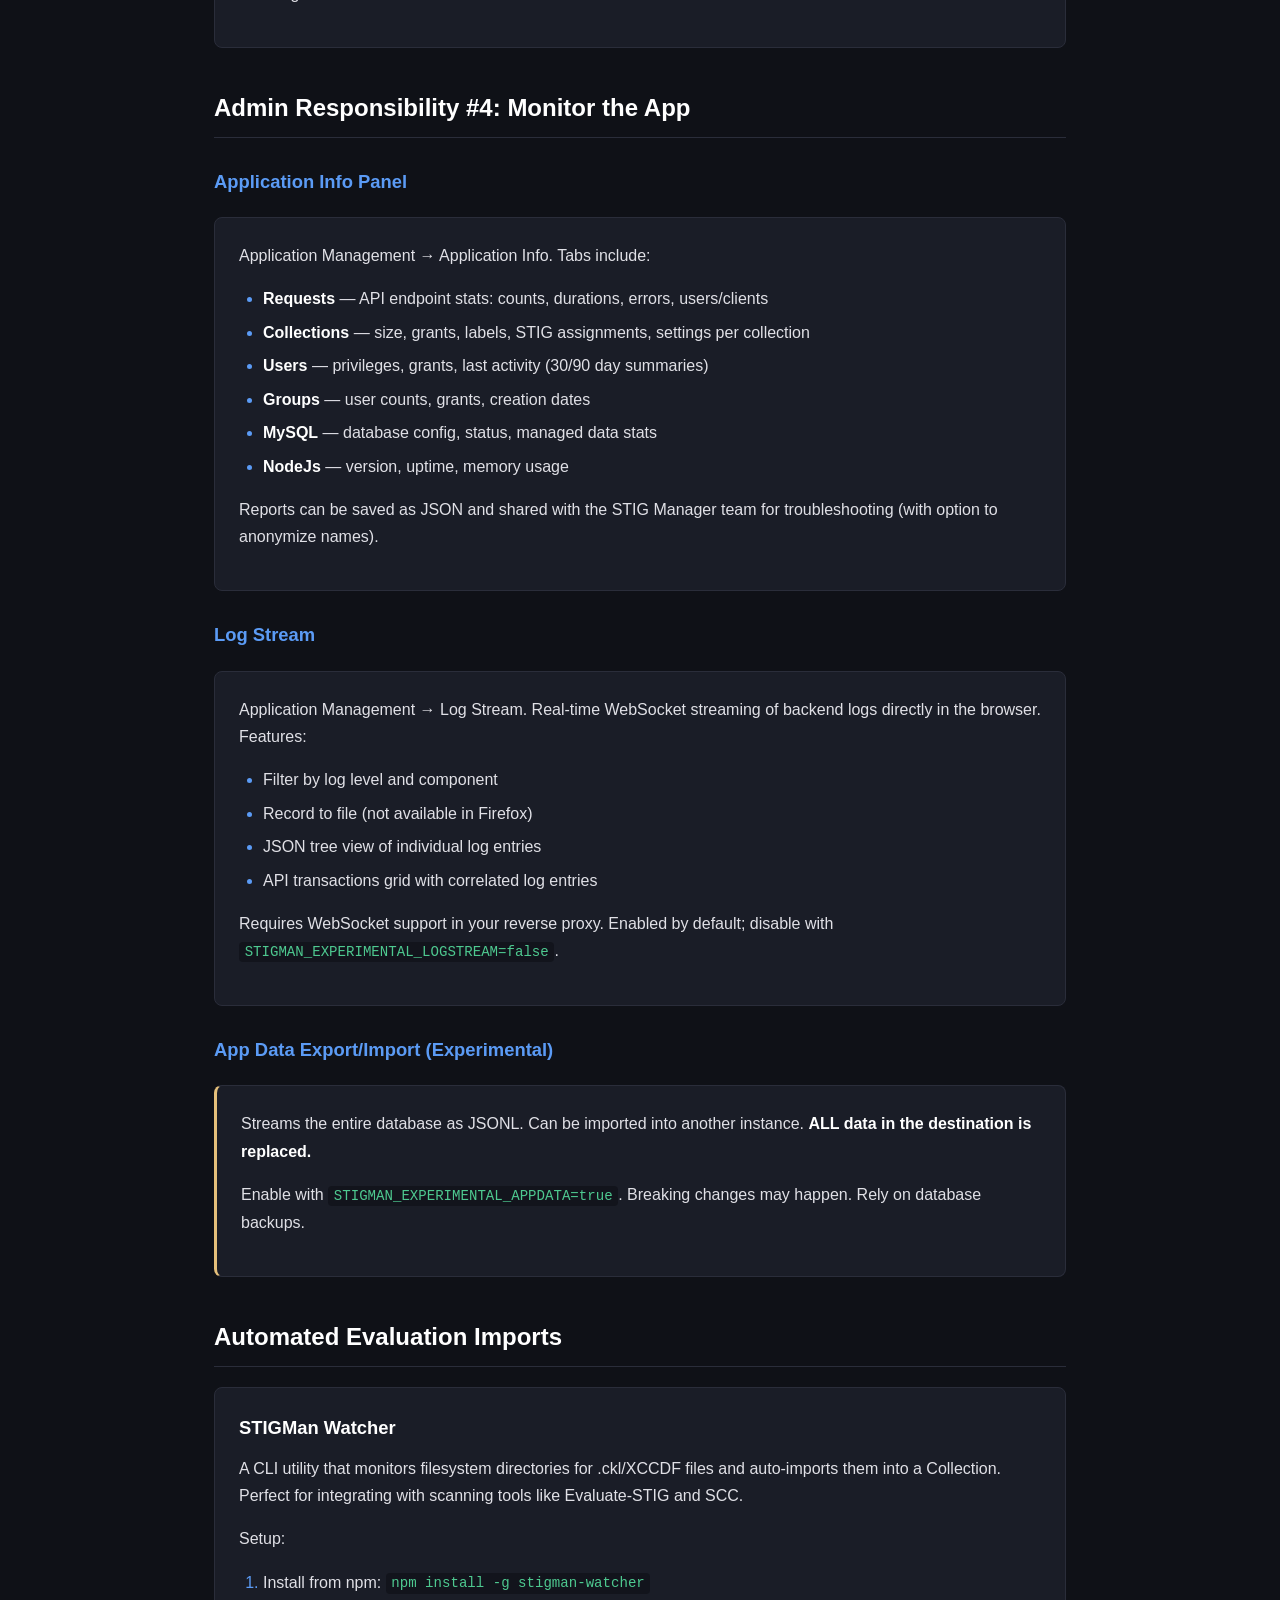
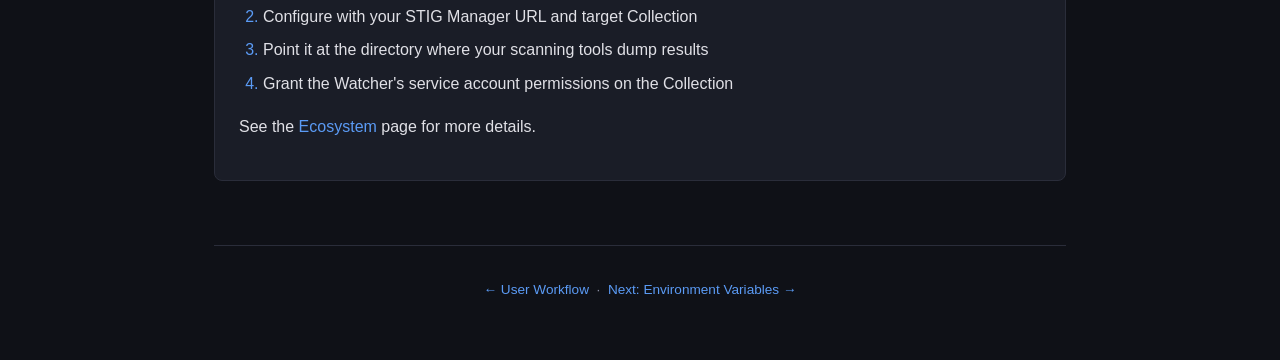
<file: 05-admin-guide.html>
<!DOCTYPE html>
<html lang="en">
<head>
  <meta charset="UTF-8">
  <meta name="viewport" content="width=device-width, initial-scale=1.0">
  <title>Admin Guide &mdash; STIG Manager Walkthrough</title>
  <link rel="stylesheet" href="css/style.css">
</head>
<body>
  <nav>
    <div class="container">
      <a href="index.html" class="brand">STIG Walkthrough</a>
      <div class="links">
        <a href="index.html">Home</a>
        <a href="01-what-and-why.html">What &amp; Why</a>
        <a href="02-deployment-levels.html">Deployment Levels</a>
        <a href="03-architecture.html">Architecture</a>
        <a href="04-user-workflow.html">User Workflow</a>
        <a href="05-admin-guide.html" class="active">Admin Guide</a>
        <a href="06-environment-vars.html">Env Variables</a>
        <a href="07-ecosystem.html">Ecosystem</a>
        <a href="08-data-model.html">Data Model</a>
        <a href="09-visual-explainer.html">Visual Explainer</a>
        <a href="10-deployment-builder.html">Deploy Builder</a>
      </div>
    </div>
  </nav>

  <div class="container">
    <h1>
      Admin Guide
      <span class="subtitle">Application management: STIG imports, users, jobs, and monitoring</span>
    </h1>

    <div class="card warning">
      <h3>Admin vs. Owner</h3>
      <p><strong>Admin</strong> (Application Manager) = app-wide privileges set in your OIDC provider. Can import STIGs, manage all collections, manage users.</p>
      <p><strong>Owner</strong> = per-collection role set within STIG Manager. Can manage assets, grants, accept/reject reviews in their collection.</p>
      <p>These are independent. An Admin doesn't automatically have access to collection data &mdash; they still need a Grant.</p>
    </div>

    <h2>Admin Responsibility #1: Import STIGs</h2>

    <div class="card danger">
      <p><strong>This is the most important admin task.</strong> STIG Manager cannot function without imported reference STIGs. No STIGs = no assignments, no evaluations, no metrics.</p>
    </div>

    <h3>How to Import</h3>

    <ol>
      <li>Download STIGs from <a href="https://public.cyber.mil/stigs/compilations/">DISA</a> (quarterly compilations or individual STIGs)</li>
      <li>In STIG Manager: Application Management &rarr; STIG Benchmarks &rarr; "Import STIGs"</li>
      <li>Upload the .zip files directly (you can upload entire quarterly compilation archives)</li>
      <li>Wait for processing (may take several minutes for full compilations)</li>
    </ol>

    <div class="card">
      <h4>Important Notes</h4>
      <ul>
        <li>Do this <strong>quarterly</strong> when DISA releases new compilations</li>
        <li>By default, existing revisions are <strong>not overwritten</strong> &mdash; check "Replace existing Revisions" if needed</li>
        <li>When a new revision is imported, it becomes the default for all assets automatically</li>
        <li>Most reviews carry forward because STIG Manager matches by check content hash</li>
        <li>Consider deleting old revisions (>1 revision back) to keep the database lean</li>
      </ul>
    </div>

    <h2>Admin Responsibility #2: Manage Users</h2>

    <div class="card highlight">
      <h4>Key Distinction</h4>
      <p><strong>Creating users and assigning privileges</strong> (admin, create_collection) happens in your <strong>OIDC provider</strong> (Keycloak, Okta, etc.). STIG Manager cannot do this.</p>
      <p><strong>Managing collection grants</strong> and <strong>group membership</strong> happens in <strong>STIG Manager</strong>.</p>
    </div>

    <h3>User Lifecycle</h3>

    <table>
      <thead>
        <tr><th>Action</th><th>Where</th><th>What Happens</th></tr>
      </thead>
      <tbody>
        <tr>
          <td><strong>Create user</strong></td>
          <td>OIDC Provider</td>
          <td>User can now authenticate</td>
        </tr>
        <tr>
          <td><strong>First login</strong></td>
          <td>Automatic</td>
          <td>STIG Manager creates a user record from the JWT claims</td>
        </tr>
        <tr>
          <td><strong>Pre-register</strong></td>
          <td>STIG Manager</td>
          <td>Create a user record before first login (username must match exactly). Lets you assign grants in advance.</td>
        </tr>
        <tr>
          <td><strong>Grant access</strong></td>
          <td>STIG Manager</td>
          <td>Assign the user a role in specific collections</td>
        </tr>
        <tr>
          <td><strong>Set Unavailable</strong></td>
          <td>STIG Manager</td>
          <td>Removes all grants and group memberships. User can't see any data. Record kept for audit.</td>
        </tr>
        <tr>
          <td><strong>Unregister</strong></td>
          <td>STIG Manager</td>
          <td>Removes all grants. User record retained for attribution. Does NOT prevent login &mdash; must also disable in OIDC provider.</td>
        </tr>
      </tbody>
    </table>

    <h3>User Groups</h3>

    <div class="card">
      <p>Only Admins can create groups and manage membership. Once a group exists, any Collection Owner/Manager can grant it access to their collection.</p>
      <p>Useful for: "All Windows admins get Full access to the Windows Servers collection."</p>
    </div>

    <h2>Admin Responsibility #3: Service Jobs</h2>

    <div class="card success">
      <h3>Enable These!</h3>
      <p>Service Jobs are <strong>disabled by default</strong>. Enable them to keep your database healthy.</p>
    </div>

    <table>
      <thead>
        <tr><th>Job</th><th>What It Does</th><th>Recommended Schedule</th></tr>
      </thead>
      <tbody>
        <tr>
          <td><strong>Cleanup Database</strong></td>
          <td>Removes records from deleted Collections and Assets</td>
          <td>Weekly</td>
        </tr>
        <tr>
          <td><strong>Delete Unmapped Reviews</strong></td>
          <td>Removes reviews that don't match any STIG Rule in the system (from deleted old STIGs)</td>
          <td>Monthly</td>
        </tr>
        <tr>
          <td><strong>Delete Unmapped Asset Reviews</strong></td>
          <td>Removes reviews for STIGs no longer assigned to assets</td>
          <td>Every 90 days</td>
        </tr>
      </tbody>
    </table>

    <div class="card">
      <h4>Job Tasks Available</h4>
      <ul>
        <li><code>WipeDeletedObjects</code> &mdash; removes soft-deleted records</li>
        <li><code>DeleteUnmappedReviews</code> &mdash; cleans orphaned reviews</li>
        <li><code>DeleteUnmappedAssetReviews</code> &mdash; cleans asset-specific orphaned reviews</li>
        <li><code>AnalyzeReviewTables</code> &mdash; runs MySQL <code>ANALYZE TABLE</code> for query optimization</li>
      </ul>
      <p>Schedule during off-peak hours. Run any job immediately with "Run now..." button. Always have backups before enabling for the first time.</p>
    </div>

    <h2>Admin Responsibility #4: Monitor the App</h2>

    <h3>Application Info Panel</h3>

    <div class="card">
      <p>Application Management &rarr; Application Info. Tabs include:</p>
      <ul>
        <li><strong>Requests</strong> &mdash; API endpoint stats: counts, durations, errors, users/clients</li>
        <li><strong>Collections</strong> &mdash; size, grants, labels, STIG assignments, settings per collection</li>
        <li><strong>Users</strong> &mdash; privileges, grants, last activity (30/90 day summaries)</li>
        <li><strong>Groups</strong> &mdash; user counts, grants, creation dates</li>
        <li><strong>MySQL</strong> &mdash; database config, status, managed data stats</li>
        <li><strong>NodeJs</strong> &mdash; version, uptime, memory usage</li>
      </ul>
      <p>Reports can be saved as JSON and shared with the STIG Manager team for troubleshooting (with option to anonymize names).</p>
    </div>

    <h3>Log Stream</h3>

    <div class="card">
      <p>Application Management &rarr; Log Stream. Real-time WebSocket streaming of backend logs directly in the browser. Features:</p>
      <ul>
        <li>Filter by log level and component</li>
        <li>Record to file (not available in Firefox)</li>
        <li>JSON tree view of individual log entries</li>
        <li>API transactions grid with correlated log entries</li>
      </ul>
      <p>Requires WebSocket support in your reverse proxy. Enabled by default; disable with <code>STIGMAN_EXPERIMENTAL_LOGSTREAM=false</code>.</p>
    </div>

    <h3>App Data Export/Import (Experimental)</h3>

    <div class="card warning">
      <p>Streams the entire database as JSONL. Can be imported into another instance. <strong>ALL data in the destination is replaced.</strong></p>
      <p>Enable with <code>STIGMAN_EXPERIMENTAL_APPDATA=true</code>. Breaking changes may happen. Rely on database backups.</p>
    </div>

    <h2>Automated Evaluation Imports</h2>

    <div class="card">
      <h3>STIGMan Watcher</h3>
      <p>A CLI utility that monitors filesystem directories for .ckl/XCCDF files and auto-imports them into a Collection. Perfect for integrating with scanning tools like Evaluate-STIG and SCC.</p>
      <p>Setup:</p>
      <ol>
        <li>Install from npm: <code>npm install -g stigman-watcher</code></li>
        <li>Configure with your STIG Manager URL and target Collection</li>
        <li>Point it at the directory where your scanning tools dump results</li>
        <li>Grant the Watcher's service account permissions on the Collection</li>
      </ol>
      <p>See the <a href="07-ecosystem.html">Ecosystem</a> page for more details.</p>
    </div>

    <footer>
      <a href="04-user-workflow.html">&larr; User Workflow</a> &nbsp;&middot;&nbsp; <a href="06-environment-vars.html">Next: Environment Variables &rarr;</a>
    </footer>
  </div>
</body>
</html>
</file>
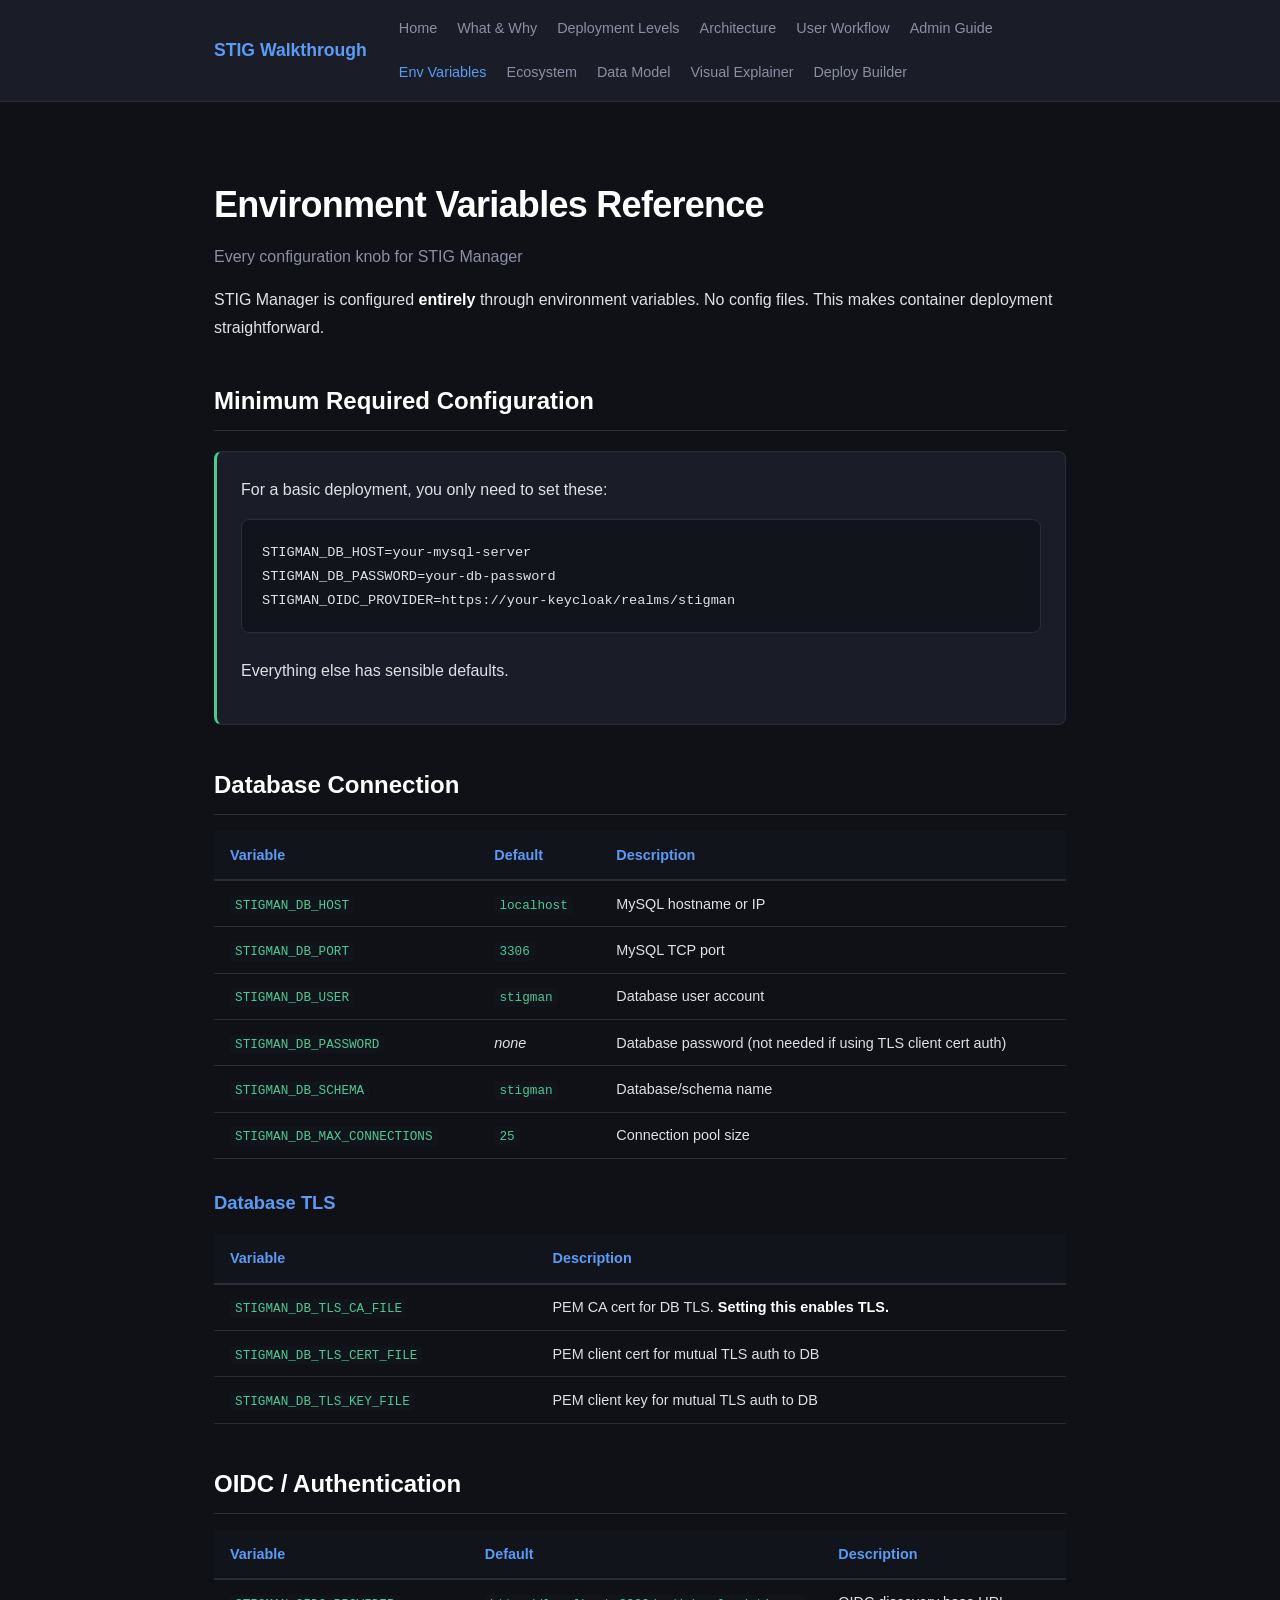
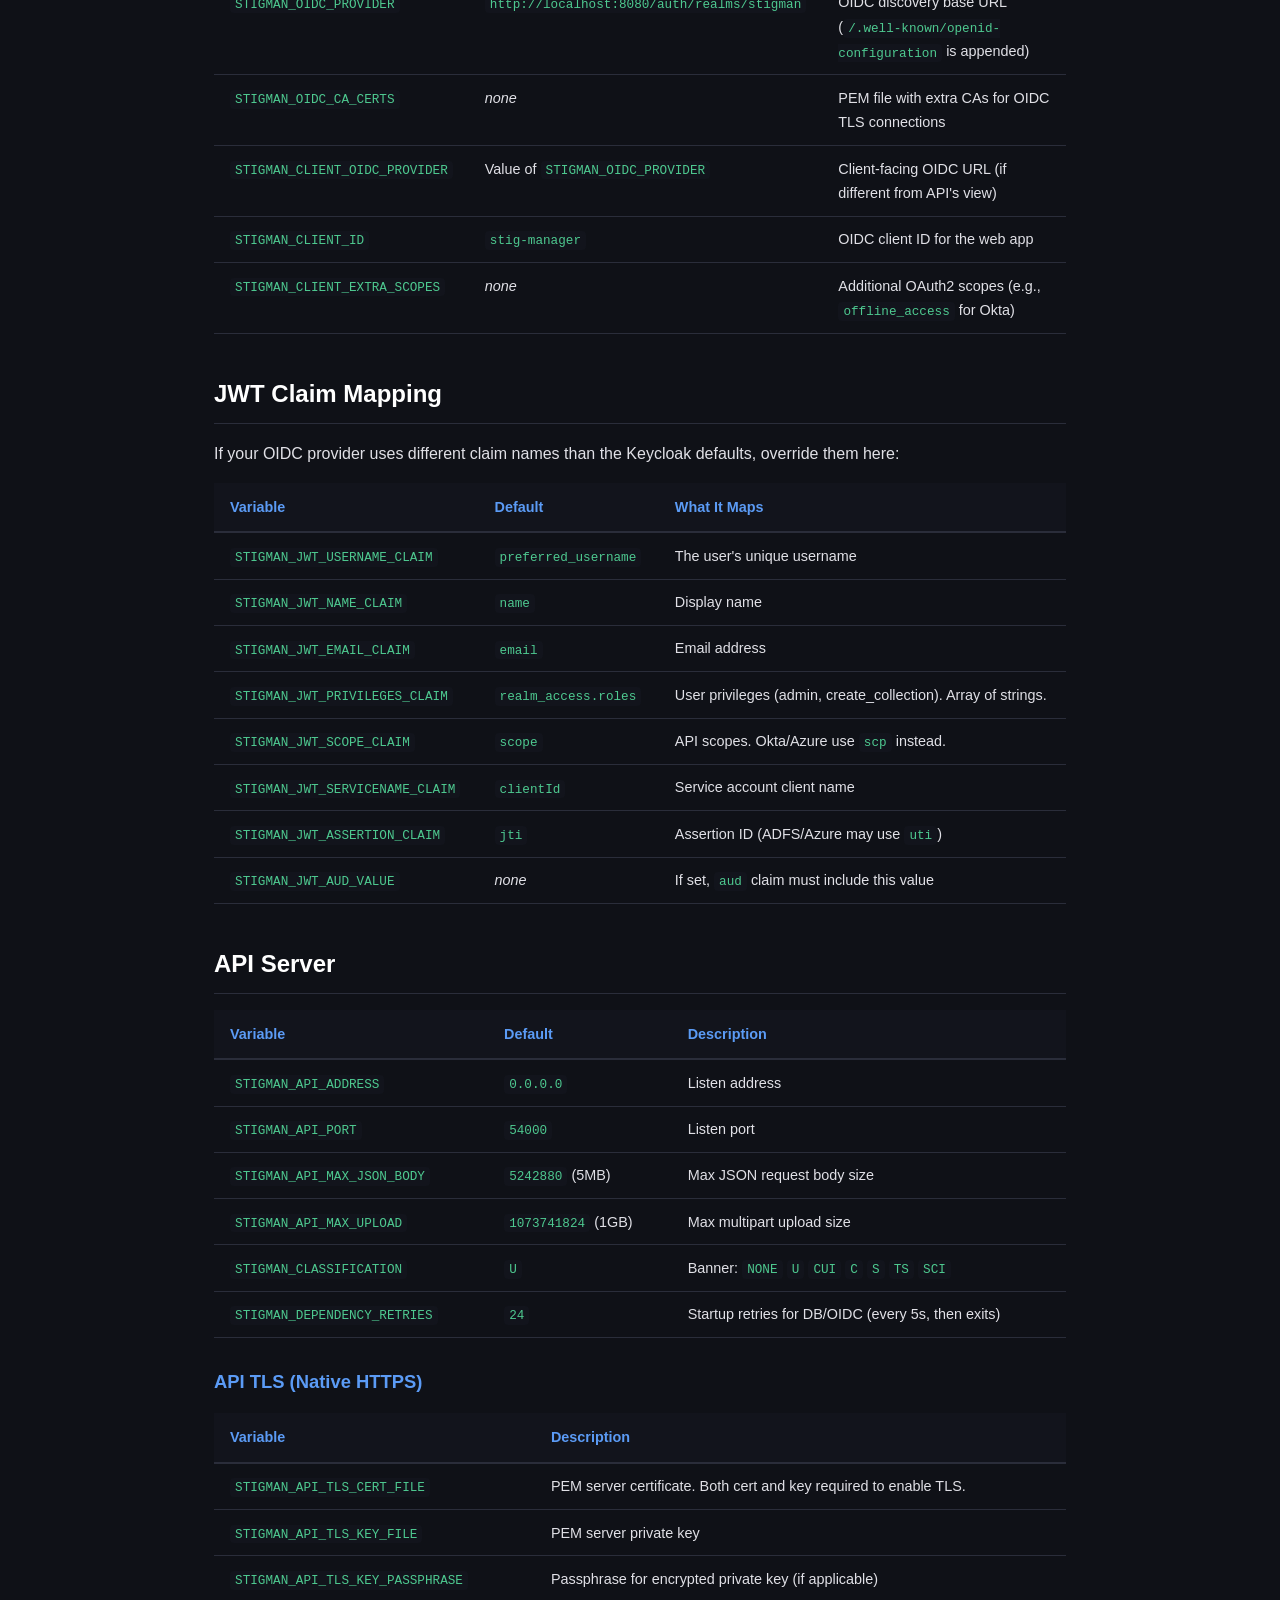
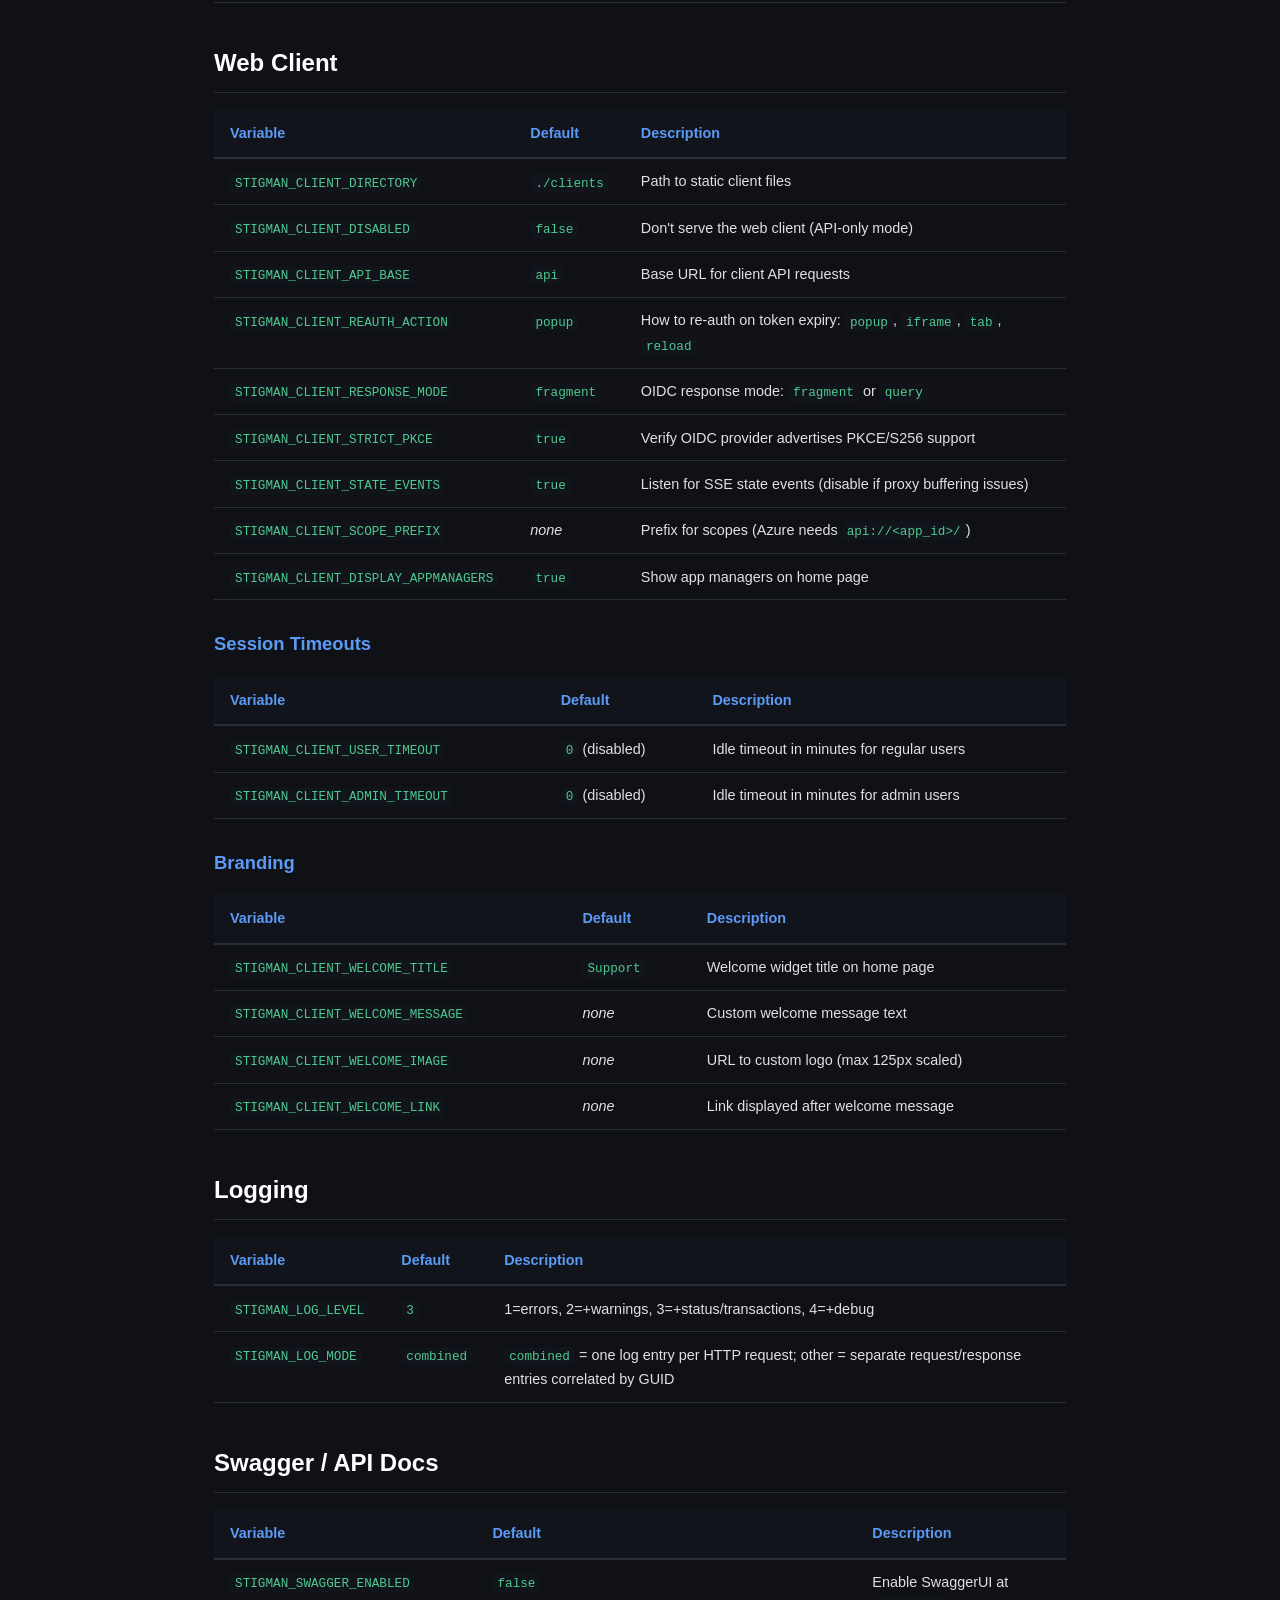
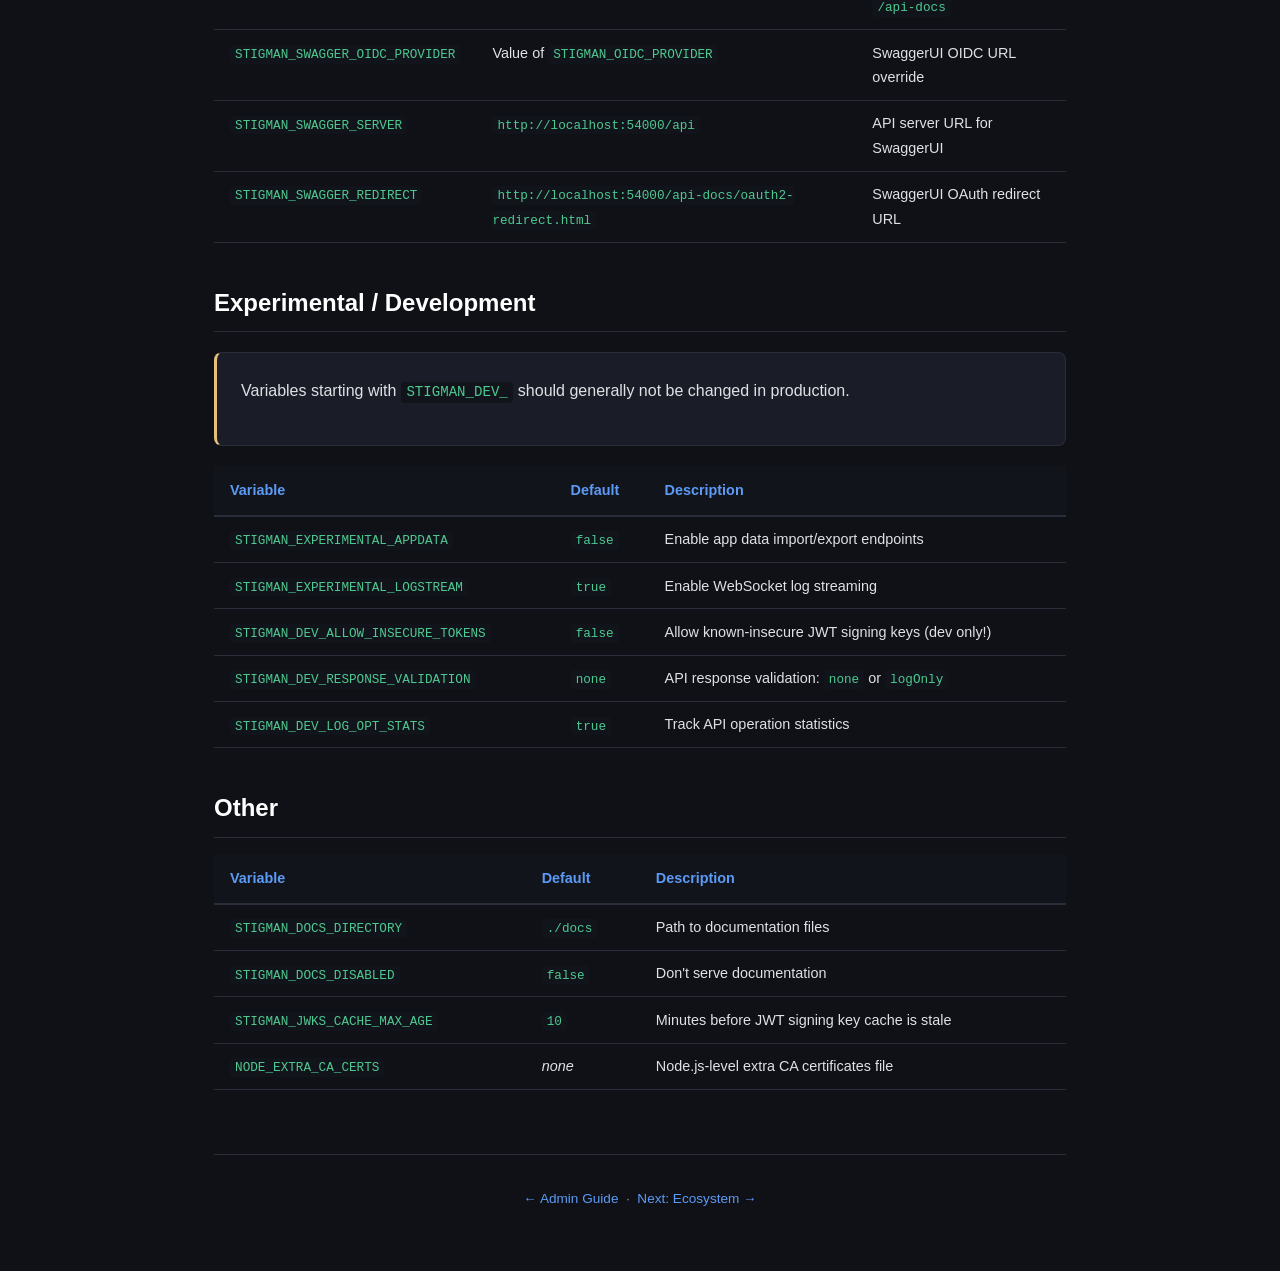
<file: 06-environment-vars.html>
<!DOCTYPE html>
<html lang="en">
<head>
  <meta charset="UTF-8">
  <meta name="viewport" content="width=device-width, initial-scale=1.0">
  <title>Environment Variables &mdash; STIG Manager Walkthrough</title>
  <link rel="stylesheet" href="css/style.css">
</head>
<body>
  <nav>
    <div class="container">
      <a href="index.html" class="brand">STIG Walkthrough</a>
      <div class="links">
        <a href="index.html">Home</a>
        <a href="01-what-and-why.html">What &amp; Why</a>
        <a href="02-deployment-levels.html">Deployment Levels</a>
        <a href="03-architecture.html">Architecture</a>
        <a href="04-user-workflow.html">User Workflow</a>
        <a href="05-admin-guide.html">Admin Guide</a>
        <a href="06-environment-vars.html" class="active">Env Variables</a>
        <a href="07-ecosystem.html">Ecosystem</a>
        <a href="08-data-model.html">Data Model</a>
        <a href="09-visual-explainer.html">Visual Explainer</a>
        <a href="10-deployment-builder.html">Deploy Builder</a>
      </div>
    </div>
  </nav>

  <div class="container">
    <h1>
      Environment Variables Reference
      <span class="subtitle">Every configuration knob for STIG Manager</span>
    </h1>

    <p>STIG Manager is configured <strong>entirely</strong> through environment variables. No config files. This makes container deployment straightforward.</p>

    <h2>Minimum Required Configuration</h2>

    <div class="card success">
      <p>For a basic deployment, you only need to set these:</p>
      <pre><code>STIGMAN_DB_HOST=your-mysql-server
STIGMAN_DB_PASSWORD=your-db-password
STIGMAN_OIDC_PROVIDER=https://your-keycloak/realms/stigman</code></pre>
      <p>Everything else has sensible defaults.</p>
    </div>

    <h2>Database Connection</h2>

    <table>
      <thead>
        <tr><th>Variable</th><th>Default</th><th>Description</th></tr>
      </thead>
      <tbody>
        <tr><td><code>STIGMAN_DB_HOST</code></td><td><code>localhost</code></td><td>MySQL hostname or IP</td></tr>
        <tr><td><code>STIGMAN_DB_PORT</code></td><td><code>3306</code></td><td>MySQL TCP port</td></tr>
        <tr><td><code>STIGMAN_DB_USER</code></td><td><code>stigman</code></td><td>Database user account</td></tr>
        <tr><td><code>STIGMAN_DB_PASSWORD</code></td><td><em>none</em></td><td>Database password (not needed if using TLS client cert auth)</td></tr>
        <tr><td><code>STIGMAN_DB_SCHEMA</code></td><td><code>stigman</code></td><td>Database/schema name</td></tr>
        <tr><td><code>STIGMAN_DB_MAX_CONNECTIONS</code></td><td><code>25</code></td><td>Connection pool size</td></tr>
      </tbody>
    </table>

    <h3>Database TLS</h3>

    <table>
      <thead>
        <tr><th>Variable</th><th>Description</th></tr>
      </thead>
      <tbody>
        <tr><td><code>STIGMAN_DB_TLS_CA_FILE</code></td><td>PEM CA cert for DB TLS. <strong>Setting this enables TLS.</strong></td></tr>
        <tr><td><code>STIGMAN_DB_TLS_CERT_FILE</code></td><td>PEM client cert for mutual TLS auth to DB</td></tr>
        <tr><td><code>STIGMAN_DB_TLS_KEY_FILE</code></td><td>PEM client key for mutual TLS auth to DB</td></tr>
      </tbody>
    </table>

    <h2>OIDC / Authentication</h2>

    <table>
      <thead>
        <tr><th>Variable</th><th>Default</th><th>Description</th></tr>
      </thead>
      <tbody>
        <tr><td><code>STIGMAN_OIDC_PROVIDER</code></td><td><code>http://localhost:8080/auth/realms/stigman</code></td><td>OIDC discovery base URL (<code>/.well-known/openid-configuration</code> is appended)</td></tr>
        <tr><td><code>STIGMAN_OIDC_CA_CERTS</code></td><td><em>none</em></td><td>PEM file with extra CAs for OIDC TLS connections</td></tr>
        <tr><td><code>STIGMAN_CLIENT_OIDC_PROVIDER</code></td><td>Value of <code>STIGMAN_OIDC_PROVIDER</code></td><td>Client-facing OIDC URL (if different from API's view)</td></tr>
        <tr><td><code>STIGMAN_CLIENT_ID</code></td><td><code>stig-manager</code></td><td>OIDC client ID for the web app</td></tr>
        <tr><td><code>STIGMAN_CLIENT_EXTRA_SCOPES</code></td><td><em>none</em></td><td>Additional OAuth2 scopes (e.g., <code>offline_access</code> for Okta)</td></tr>
      </tbody>
    </table>

    <h2>JWT Claim Mapping</h2>

    <p>If your OIDC provider uses different claim names than the Keycloak defaults, override them here:</p>

    <table>
      <thead>
        <tr><th>Variable</th><th>Default</th><th>What It Maps</th></tr>
      </thead>
      <tbody>
        <tr><td><code>STIGMAN_JWT_USERNAME_CLAIM</code></td><td><code>preferred_username</code></td><td>The user's unique username</td></tr>
        <tr><td><code>STIGMAN_JWT_NAME_CLAIM</code></td><td><code>name</code></td><td>Display name</td></tr>
        <tr><td><code>STIGMAN_JWT_EMAIL_CLAIM</code></td><td><code>email</code></td><td>Email address</td></tr>
        <tr><td><code>STIGMAN_JWT_PRIVILEGES_CLAIM</code></td><td><code>realm_access.roles</code></td><td>User privileges (admin, create_collection). Array of strings.</td></tr>
        <tr><td><code>STIGMAN_JWT_SCOPE_CLAIM</code></td><td><code>scope</code></td><td>API scopes. Okta/Azure use <code>scp</code> instead.</td></tr>
        <tr><td><code>STIGMAN_JWT_SERVICENAME_CLAIM</code></td><td><code>clientId</code></td><td>Service account client name</td></tr>
        <tr><td><code>STIGMAN_JWT_ASSERTION_CLAIM</code></td><td><code>jti</code></td><td>Assertion ID (ADFS/Azure may use <code>uti</code>)</td></tr>
        <tr><td><code>STIGMAN_JWT_AUD_VALUE</code></td><td><em>none</em></td><td>If set, <code>aud</code> claim must include this value</td></tr>
      </tbody>
    </table>

    <h2>API Server</h2>

    <table>
      <thead>
        <tr><th>Variable</th><th>Default</th><th>Description</th></tr>
      </thead>
      <tbody>
        <tr><td><code>STIGMAN_API_ADDRESS</code></td><td><code>0.0.0.0</code></td><td>Listen address</td></tr>
        <tr><td><code>STIGMAN_API_PORT</code></td><td><code>54000</code></td><td>Listen port</td></tr>
        <tr><td><code>STIGMAN_API_MAX_JSON_BODY</code></td><td><code>5242880</code> (5MB)</td><td>Max JSON request body size</td></tr>
        <tr><td><code>STIGMAN_API_MAX_UPLOAD</code></td><td><code>1073741824</code> (1GB)</td><td>Max multipart upload size</td></tr>
        <tr><td><code>STIGMAN_CLASSIFICATION</code></td><td><code>U</code></td><td>Banner: <code>NONE</code> <code>U</code> <code>CUI</code> <code>C</code> <code>S</code> <code>TS</code> <code>SCI</code></td></tr>
        <tr><td><code>STIGMAN_DEPENDENCY_RETRIES</code></td><td><code>24</code></td><td>Startup retries for DB/OIDC (every 5s, then exits)</td></tr>
      </tbody>
    </table>

    <h3>API TLS (Native HTTPS)</h3>

    <table>
      <thead>
        <tr><th>Variable</th><th>Description</th></tr>
      </thead>
      <tbody>
        <tr><td><code>STIGMAN_API_TLS_CERT_FILE</code></td><td>PEM server certificate. Both cert and key required to enable TLS.</td></tr>
        <tr><td><code>STIGMAN_API_TLS_KEY_FILE</code></td><td>PEM server private key</td></tr>
        <tr><td><code>STIGMAN_API_TLS_KEY_PASSPHRASE</code></td><td>Passphrase for encrypted private key (if applicable)</td></tr>
      </tbody>
    </table>

    <h2>Web Client</h2>

    <table>
      <thead>
        <tr><th>Variable</th><th>Default</th><th>Description</th></tr>
      </thead>
      <tbody>
        <tr><td><code>STIGMAN_CLIENT_DIRECTORY</code></td><td><code>./clients</code></td><td>Path to static client files</td></tr>
        <tr><td><code>STIGMAN_CLIENT_DISABLED</code></td><td><code>false</code></td><td>Don't serve the web client (API-only mode)</td></tr>
        <tr><td><code>STIGMAN_CLIENT_API_BASE</code></td><td><code>api</code></td><td>Base URL for client API requests</td></tr>
        <tr><td><code>STIGMAN_CLIENT_REAUTH_ACTION</code></td><td><code>popup</code></td><td>How to re-auth on token expiry: <code>popup</code>, <code>iframe</code>, <code>tab</code>, <code>reload</code></td></tr>
        <tr><td><code>STIGMAN_CLIENT_RESPONSE_MODE</code></td><td><code>fragment</code></td><td>OIDC response mode: <code>fragment</code> or <code>query</code></td></tr>
        <tr><td><code>STIGMAN_CLIENT_STRICT_PKCE</code></td><td><code>true</code></td><td>Verify OIDC provider advertises PKCE/S256 support</td></tr>
        <tr><td><code>STIGMAN_CLIENT_STATE_EVENTS</code></td><td><code>true</code></td><td>Listen for SSE state events (disable if proxy buffering issues)</td></tr>
        <tr><td><code>STIGMAN_CLIENT_SCOPE_PREFIX</code></td><td><em>none</em></td><td>Prefix for scopes (Azure needs <code>api://&lt;app_id&gt;/</code>)</td></tr>
        <tr><td><code>STIGMAN_CLIENT_DISPLAY_APPMANAGERS</code></td><td><code>true</code></td><td>Show app managers on home page</td></tr>
      </tbody>
    </table>

    <h3>Session Timeouts</h3>

    <table>
      <thead>
        <tr><th>Variable</th><th>Default</th><th>Description</th></tr>
      </thead>
      <tbody>
        <tr><td><code>STIGMAN_CLIENT_USER_TIMEOUT</code></td><td><code>0</code> (disabled)</td><td>Idle timeout in minutes for regular users</td></tr>
        <tr><td><code>STIGMAN_CLIENT_ADMIN_TIMEOUT</code></td><td><code>0</code> (disabled)</td><td>Idle timeout in minutes for admin users</td></tr>
      </tbody>
    </table>

    <h3>Branding</h3>

    <table>
      <thead>
        <tr><th>Variable</th><th>Default</th><th>Description</th></tr>
      </thead>
      <tbody>
        <tr><td><code>STIGMAN_CLIENT_WELCOME_TITLE</code></td><td><code>Support</code></td><td>Welcome widget title on home page</td></tr>
        <tr><td><code>STIGMAN_CLIENT_WELCOME_MESSAGE</code></td><td><em>none</em></td><td>Custom welcome message text</td></tr>
        <tr><td><code>STIGMAN_CLIENT_WELCOME_IMAGE</code></td><td><em>none</em></td><td>URL to custom logo (max 125px scaled)</td></tr>
        <tr><td><code>STIGMAN_CLIENT_WELCOME_LINK</code></td><td><em>none</em></td><td>Link displayed after welcome message</td></tr>
      </tbody>
    </table>

    <h2>Logging</h2>

    <table>
      <thead>
        <tr><th>Variable</th><th>Default</th><th>Description</th></tr>
      </thead>
      <tbody>
        <tr><td><code>STIGMAN_LOG_LEVEL</code></td><td><code>3</code></td><td>1=errors, 2=+warnings, 3=+status/transactions, 4=+debug</td></tr>
        <tr><td><code>STIGMAN_LOG_MODE</code></td><td><code>combined</code></td><td><code>combined</code> = one log entry per HTTP request; other = separate request/response entries correlated by GUID</td></tr>
      </tbody>
    </table>

    <h2>Swagger / API Docs</h2>

    <table>
      <thead>
        <tr><th>Variable</th><th>Default</th><th>Description</th></tr>
      </thead>
      <tbody>
        <tr><td><code>STIGMAN_SWAGGER_ENABLED</code></td><td><code>false</code></td><td>Enable SwaggerUI at <code>/api-docs</code></td></tr>
        <tr><td><code>STIGMAN_SWAGGER_OIDC_PROVIDER</code></td><td>Value of <code>STIGMAN_OIDC_PROVIDER</code></td><td>SwaggerUI OIDC URL override</td></tr>
        <tr><td><code>STIGMAN_SWAGGER_SERVER</code></td><td><code>http://localhost:54000/api</code></td><td>API server URL for SwaggerUI</td></tr>
        <tr><td><code>STIGMAN_SWAGGER_REDIRECT</code></td><td><code>http://localhost:54000/api-docs/oauth2-redirect.html</code></td><td>SwaggerUI OAuth redirect URL</td></tr>
      </tbody>
    </table>

    <h2>Experimental / Development</h2>

    <div class="card warning">
      <p>Variables starting with <code>STIGMAN_DEV_</code> should generally not be changed in production.</p>
    </div>

    <table>
      <thead>
        <tr><th>Variable</th><th>Default</th><th>Description</th></tr>
      </thead>
      <tbody>
        <tr><td><code>STIGMAN_EXPERIMENTAL_APPDATA</code></td><td><code>false</code></td><td>Enable app data import/export endpoints</td></tr>
        <tr><td><code>STIGMAN_EXPERIMENTAL_LOGSTREAM</code></td><td><code>true</code></td><td>Enable WebSocket log streaming</td></tr>
        <tr><td><code>STIGMAN_DEV_ALLOW_INSECURE_TOKENS</code></td><td><code>false</code></td><td>Allow known-insecure JWT signing keys (dev only!)</td></tr>
        <tr><td><code>STIGMAN_DEV_RESPONSE_VALIDATION</code></td><td><code>none</code></td><td>API response validation: <code>none</code> or <code>logOnly</code></td></tr>
        <tr><td><code>STIGMAN_DEV_LOG_OPT_STATS</code></td><td><code>true</code></td><td>Track API operation statistics</td></tr>
      </tbody>
    </table>

    <h2>Other</h2>

    <table>
      <thead>
        <tr><th>Variable</th><th>Default</th><th>Description</th></tr>
      </thead>
      <tbody>
        <tr><td><code>STIGMAN_DOCS_DIRECTORY</code></td><td><code>./docs</code></td><td>Path to documentation files</td></tr>
        <tr><td><code>STIGMAN_DOCS_DISABLED</code></td><td><code>false</code></td><td>Don't serve documentation</td></tr>
        <tr><td><code>STIGMAN_JWKS_CACHE_MAX_AGE</code></td><td><code>10</code></td><td>Minutes before JWT signing key cache is stale</td></tr>
        <tr><td><code>NODE_EXTRA_CA_CERTS</code></td><td><em>none</em></td><td>Node.js-level extra CA certificates file</td></tr>
      </tbody>
    </table>

    <footer>
      <a href="05-admin-guide.html">&larr; Admin Guide</a> &nbsp;&middot;&nbsp; <a href="07-ecosystem.html">Next: Ecosystem &rarr;</a>
    </footer>
  </div>
</body>
</html>
</file>
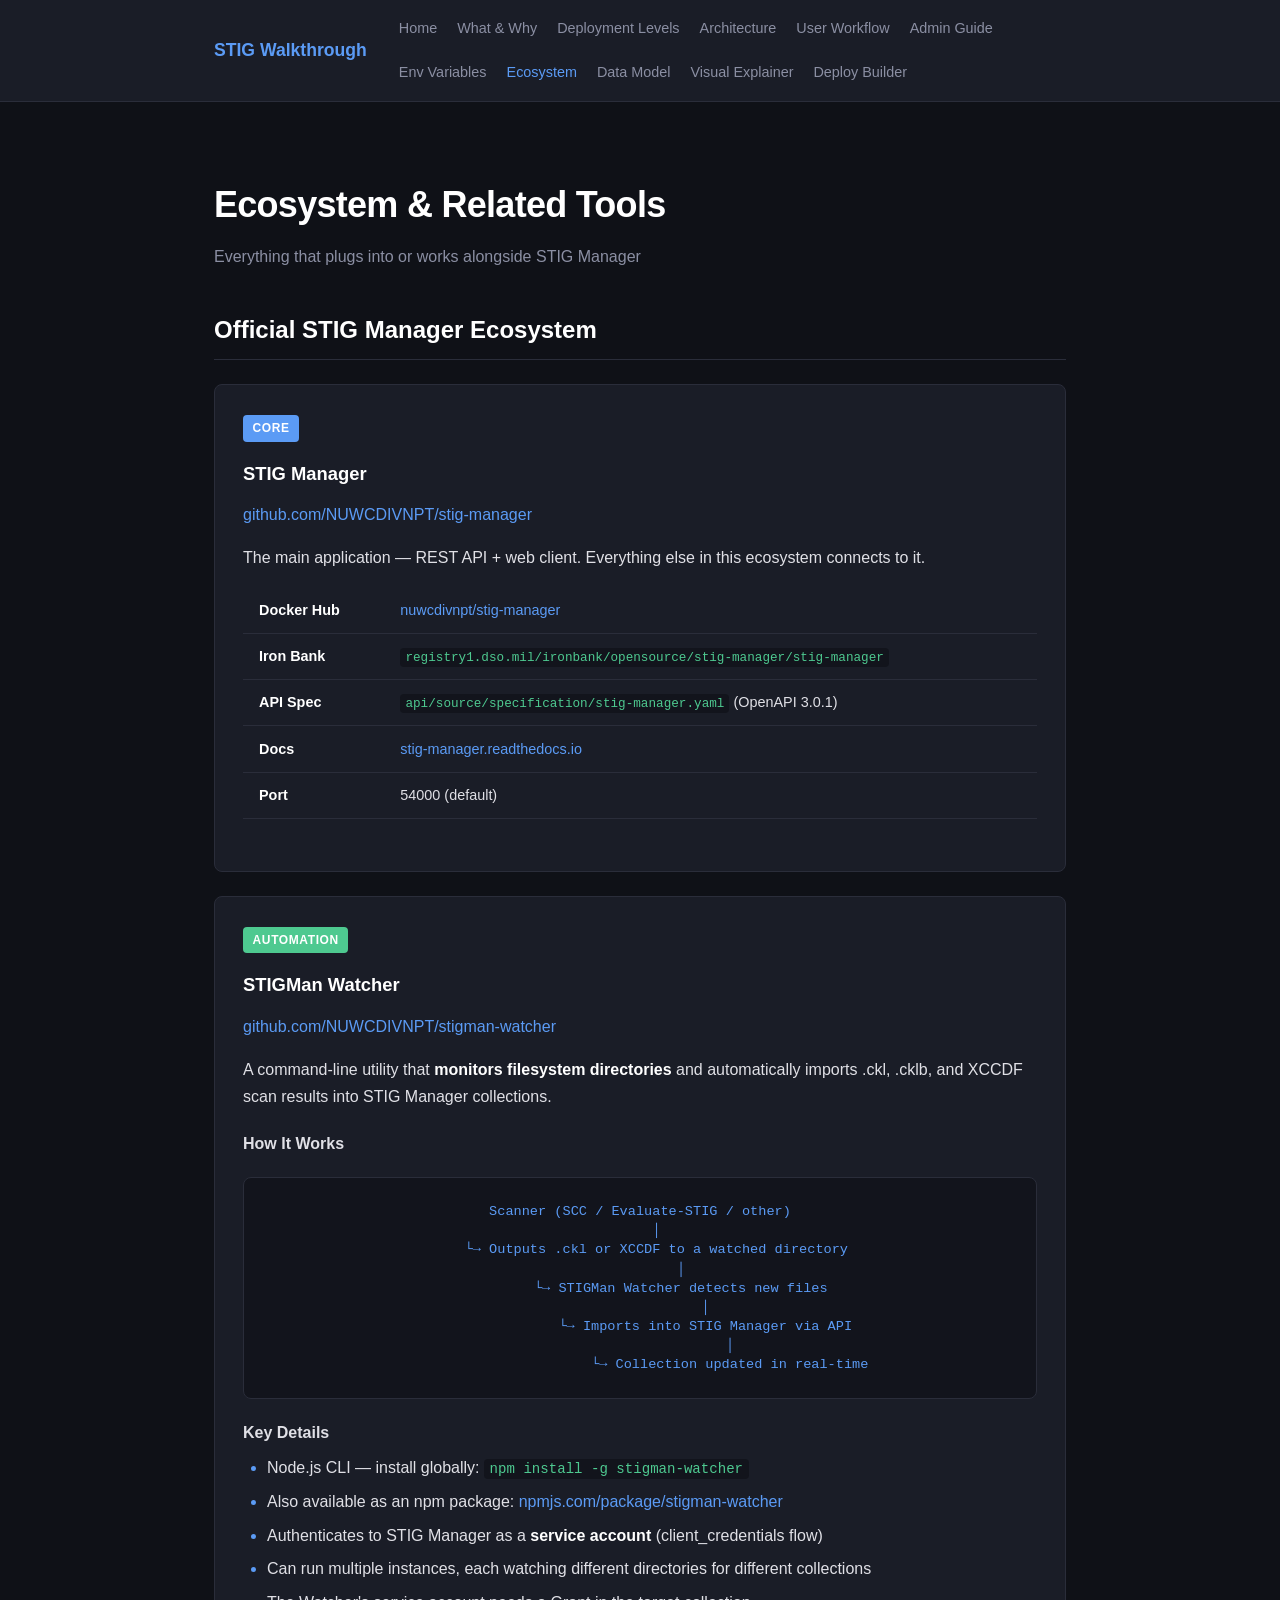
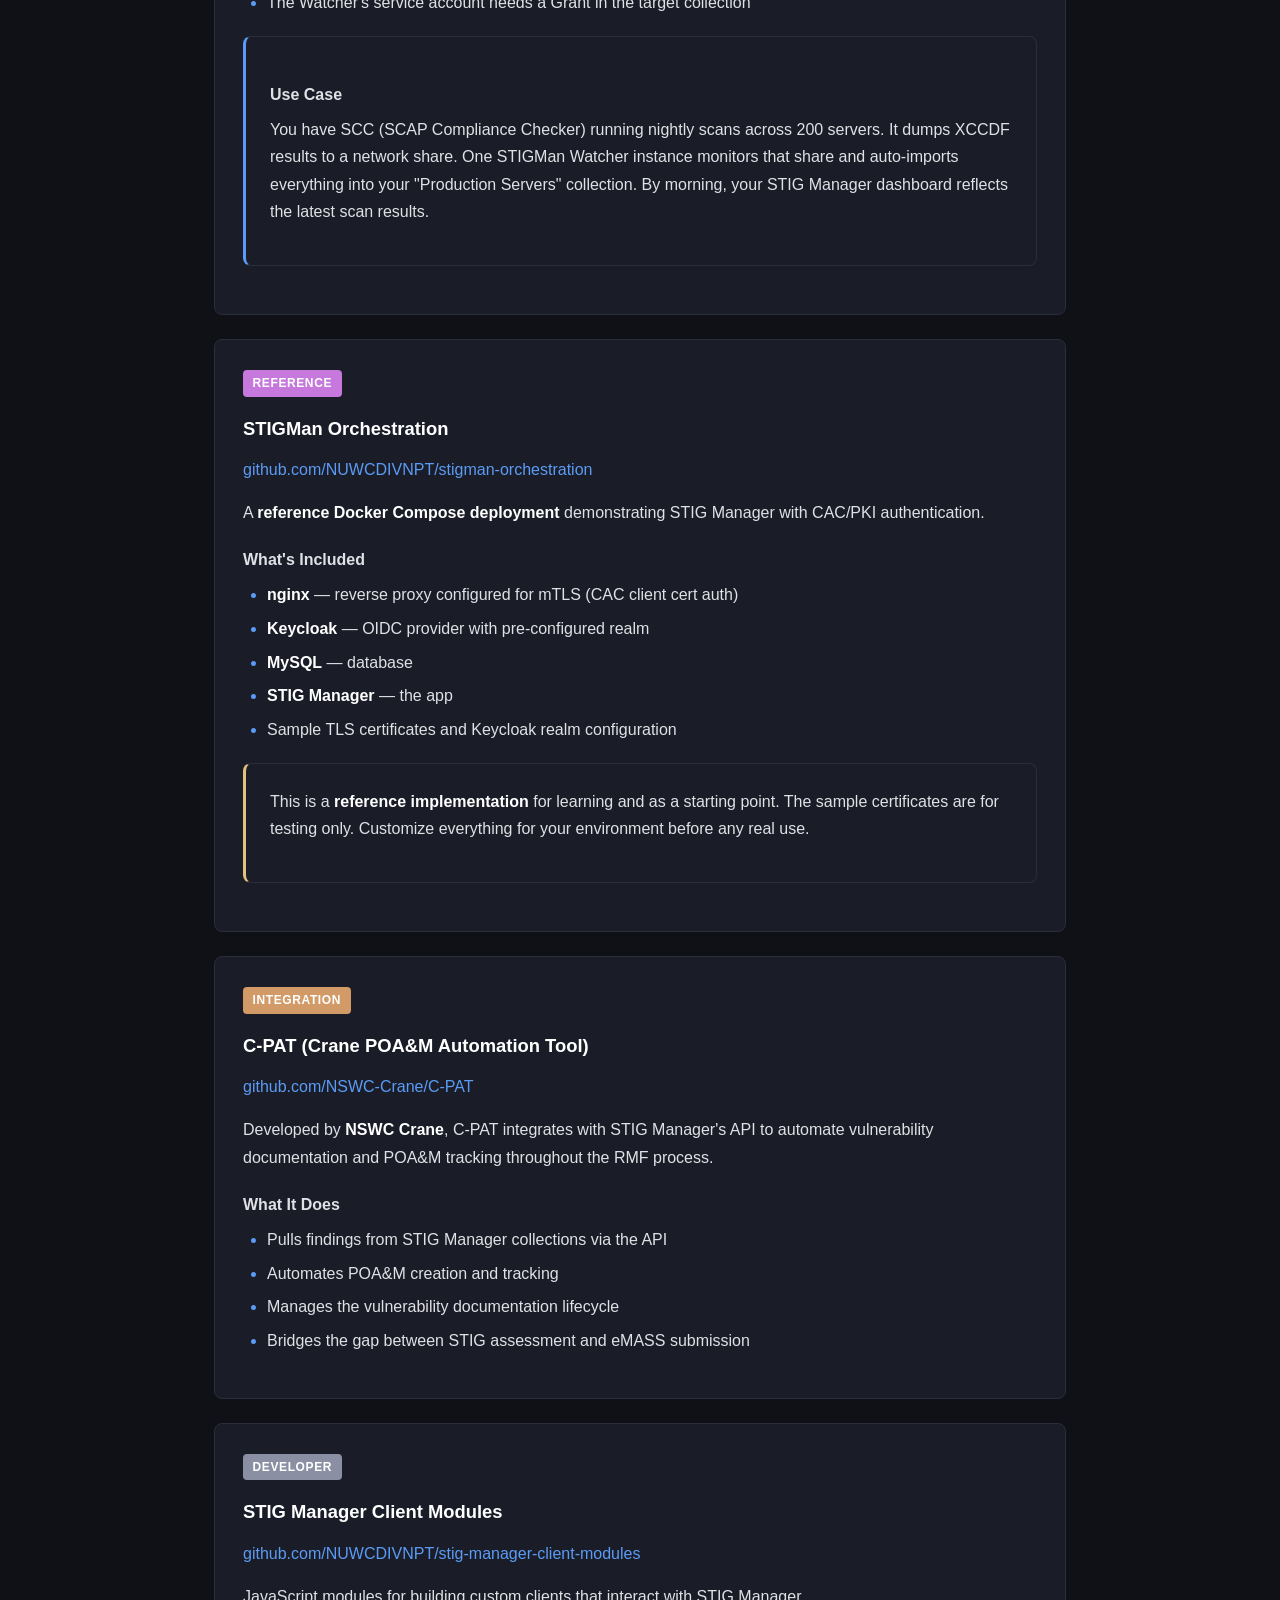
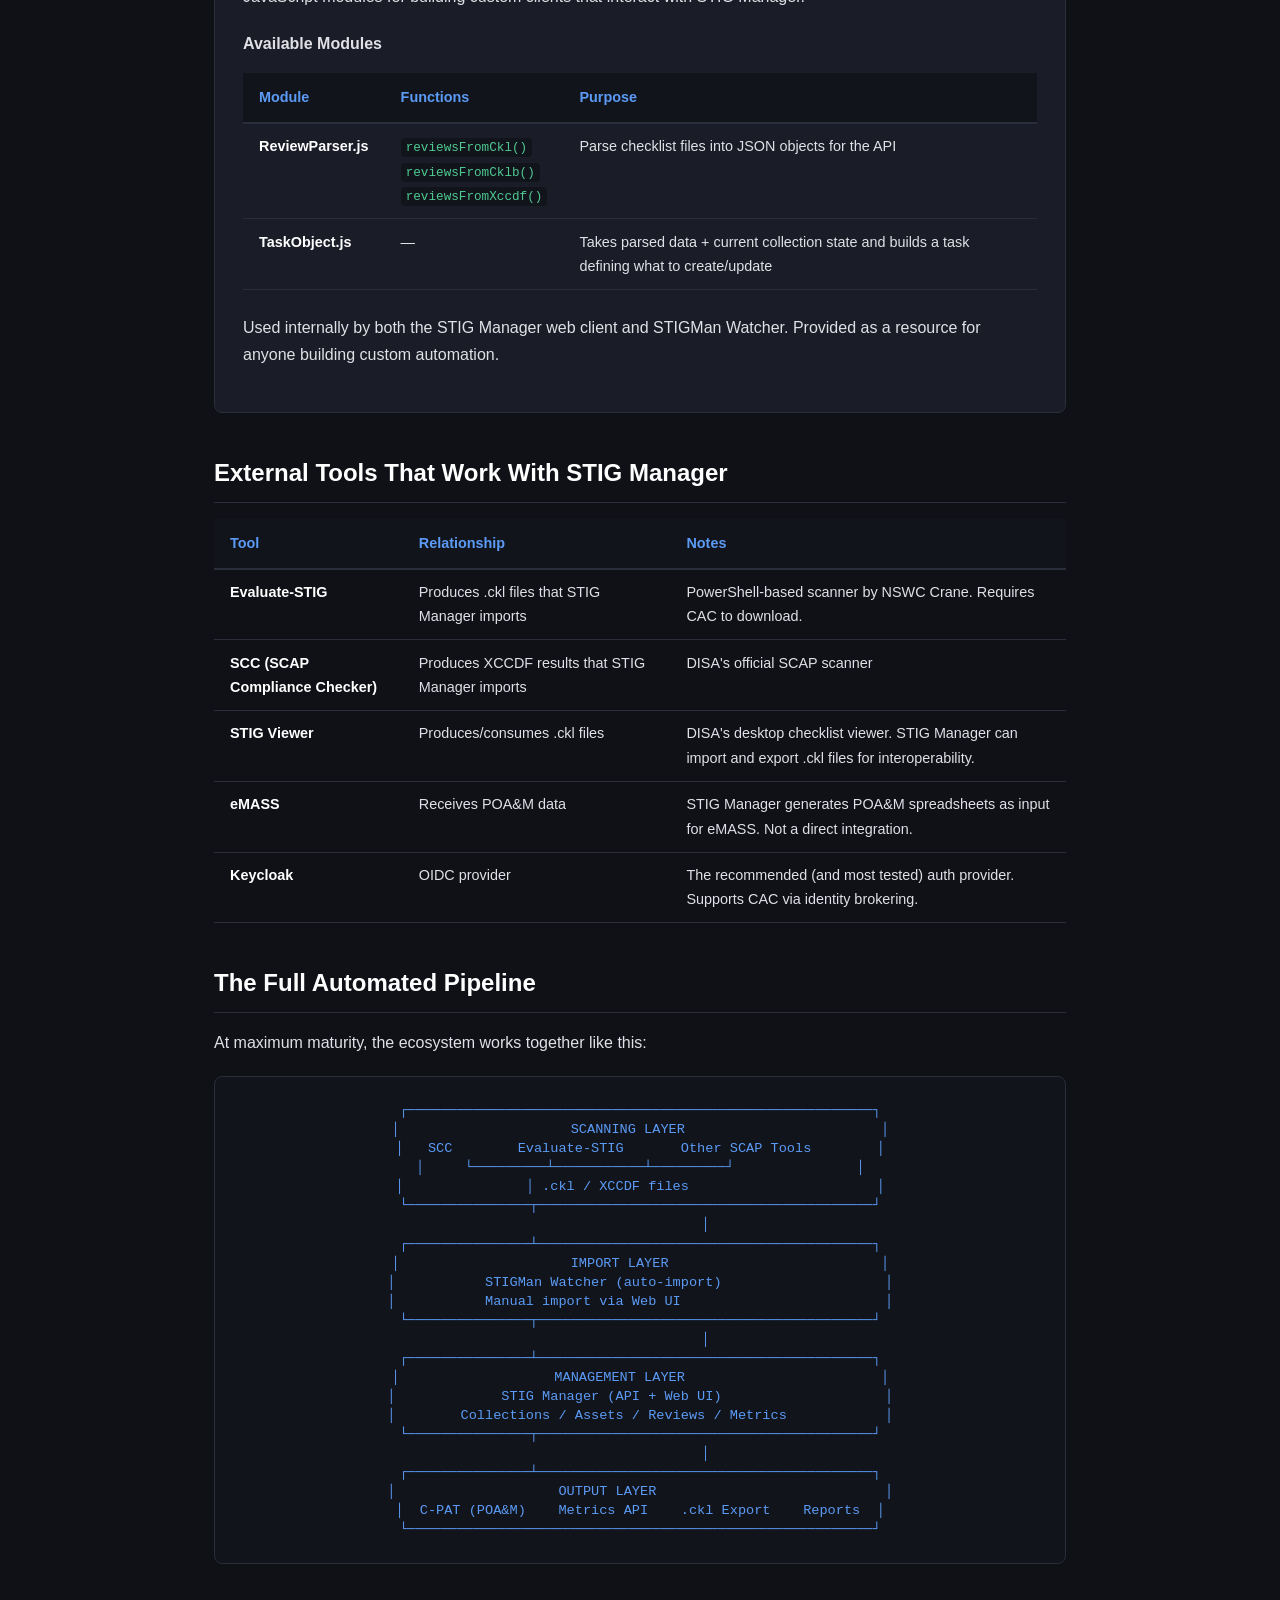
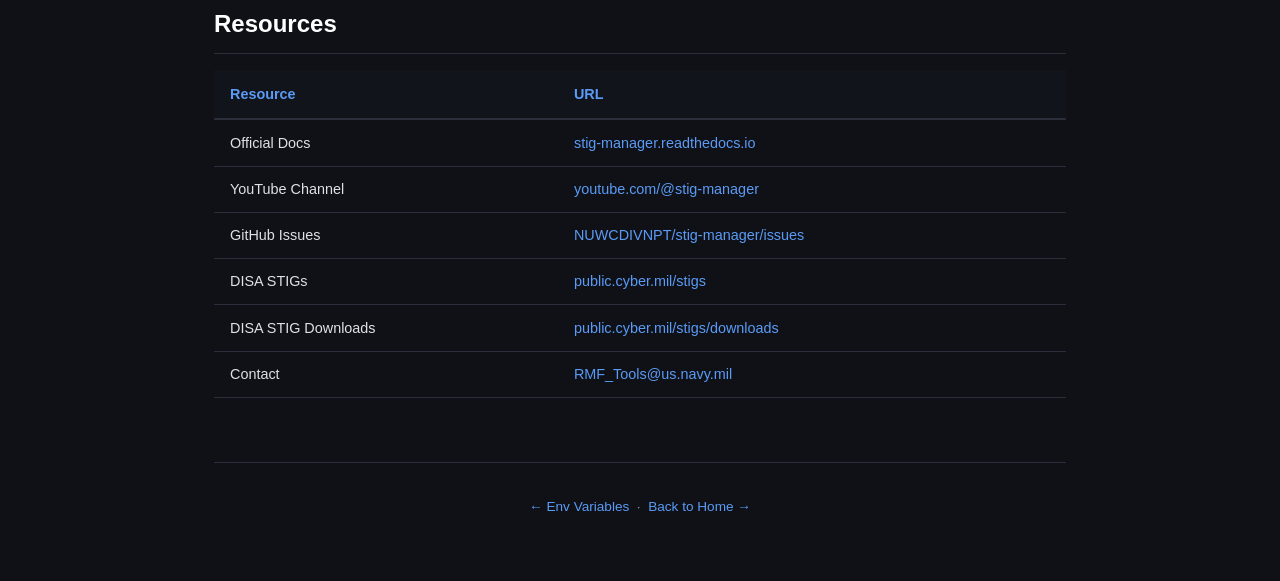
<file: 07-ecosystem.html>
<!DOCTYPE html>
<html lang="en">
<head>
  <meta charset="UTF-8">
  <meta name="viewport" content="width=device-width, initial-scale=1.0">
  <title>Ecosystem &amp; Tools &mdash; STIG Manager Walkthrough</title>
  <link rel="stylesheet" href="css/style.css">
</head>
<body>
  <nav>
    <div class="container">
      <a href="index.html" class="brand">STIG Walkthrough</a>
      <div class="links">
        <a href="index.html">Home</a>
        <a href="01-what-and-why.html">What &amp; Why</a>
        <a href="02-deployment-levels.html">Deployment Levels</a>
        <a href="03-architecture.html">Architecture</a>
        <a href="04-user-workflow.html">User Workflow</a>
        <a href="05-admin-guide.html">Admin Guide</a>
        <a href="06-environment-vars.html">Env Variables</a>
        <a href="07-ecosystem.html" class="active">Ecosystem</a>
        <a href="08-data-model.html">Data Model</a>
        <a href="09-visual-explainer.html">Visual Explainer</a>
        <a href="10-deployment-builder.html">Deploy Builder</a>
      </div>
    </div>
  </nav>

  <div class="container">
    <h1>
      Ecosystem &amp; Related Tools
      <span class="subtitle">Everything that plugs into or works alongside STIG Manager</span>
    </h1>

    <h2>Official STIG Manager Ecosystem</h2>

    <!-- STIG Manager Core -->
    <div class="level-card">
      <span class="level-badge" style="background: var(--accent);">Core</span>
      <h3>STIG Manager</h3>
      <p><a href="https://github.com/NUWCDIVNPT/stig-manager">github.com/NUWCDIVNPT/stig-manager</a></p>
      <p>The main application &mdash; REST API + web client. Everything else in this ecosystem connects to it.</p>
      <table>
        <tbody>
          <tr><td><strong>Docker Hub</strong></td><td><a href="https://hub.docker.com/r/nuwcdivnpt/stig-manager">nuwcdivnpt/stig-manager</a></td></tr>
          <tr><td><strong>Iron Bank</strong></td><td><code>registry1.dso.mil/ironbank/opensource/stig-manager/stig-manager</code></td></tr>
          <tr><td><strong>API Spec</strong></td><td><code>api/source/specification/stig-manager.yaml</code> (OpenAPI 3.0.1)</td></tr>
          <tr><td><strong>Docs</strong></td><td><a href="https://stig-manager.readthedocs.io">stig-manager.readthedocs.io</a></td></tr>
          <tr><td><strong>Port</strong></td><td>54000 (default)</td></tr>
        </tbody>
      </table>
    </div>

    <!-- STIGMan Watcher -->
    <div class="level-card">
      <span class="level-badge" style="background: var(--green);">Automation</span>
      <h3>STIGMan Watcher</h3>
      <p><a href="https://github.com/NUWCDIVNPT/stigman-watcher">github.com/NUWCDIVNPT/stigman-watcher</a></p>
      <p>A command-line utility that <strong>monitors filesystem directories</strong> and automatically imports .ckl, .cklb, and XCCDF scan results into STIG Manager collections.</p>

      <h4>How It Works</h4>
      <div class="diagram">Scanner (SCC / Evaluate-STIG / other)
    &#9474;
    &#9492;&rarr; Outputs .ckl or XCCDF to a watched directory
          &#9474;
          &#9492;&rarr; STIGMan Watcher detects new files
                &#9474;
                &#9492;&rarr; Imports into STIG Manager via API
                      &#9474;
                      &#9492;&rarr; Collection updated in real-time</div>

      <h4>Key Details</h4>
      <ul>
        <li>Node.js CLI &mdash; install globally: <code>npm install -g stigman-watcher</code></li>
        <li>Also available as an npm package: <a href="https://www.npmjs.com/package/stigman-watcher">npmjs.com/package/stigman-watcher</a></li>
        <li>Authenticates to STIG Manager as a <strong>service account</strong> (client_credentials flow)</li>
        <li>Can run multiple instances, each watching different directories for different collections</li>
        <li>The Watcher's service account needs a Grant in the target collection</li>
      </ul>

      <div class="card highlight">
        <h4>Use Case</h4>
        <p>You have SCC (SCAP Compliance Checker) running nightly scans across 200 servers. It dumps XCCDF results to a network share. One STIGMan Watcher instance monitors that share and auto-imports everything into your "Production Servers" collection. By morning, your STIG Manager dashboard reflects the latest scan results.</p>
      </div>
    </div>

    <!-- Orchestration -->
    <div class="level-card">
      <span class="level-badge" style="background: var(--purple);">Reference</span>
      <h3>STIGMan Orchestration</h3>
      <p><a href="https://github.com/NUWCDIVNPT/stigman-orchestration">github.com/NUWCDIVNPT/stigman-orchestration</a></p>
      <p>A <strong>reference Docker Compose deployment</strong> demonstrating STIG Manager with CAC/PKI authentication.</p>

      <h4>What's Included</h4>
      <ul>
        <li><strong>nginx</strong> &mdash; reverse proxy configured for mTLS (CAC client cert auth)</li>
        <li><strong>Keycloak</strong> &mdash; OIDC provider with pre-configured realm</li>
        <li><strong>MySQL</strong> &mdash; database</li>
        <li><strong>STIG Manager</strong> &mdash; the app</li>
        <li>Sample TLS certificates and Keycloak realm configuration</li>
      </ul>

      <div class="card warning">
        <p>This is a <strong>reference implementation</strong> for learning and as a starting point. The sample certificates are for testing only. Customize everything for your environment before any real use.</p>
      </div>
    </div>

    <!-- C-PAT -->
    <div class="level-card">
      <span class="level-badge" style="background: var(--orange);">Integration</span>
      <h3>C-PAT (Crane POA&amp;M Automation Tool)</h3>
      <p><a href="https://github.com/NSWC-Crane/C-PAT">github.com/NSWC-Crane/C-PAT</a></p>
      <p>Developed by <strong>NSWC Crane</strong>, C-PAT integrates with STIG Manager's API to automate vulnerability documentation and POA&amp;M tracking throughout the RMF process.</p>

      <h4>What It Does</h4>
      <ul>
        <li>Pulls findings from STIG Manager collections via the API</li>
        <li>Automates POA&amp;M creation and tracking</li>
        <li>Manages the vulnerability documentation lifecycle</li>
        <li>Bridges the gap between STIG assessment and eMASS submission</li>
      </ul>
    </div>

    <!-- Client Modules -->
    <div class="level-card">
      <span class="level-badge" style="background: var(--text-muted);">Developer</span>
      <h3>STIG Manager Client Modules</h3>
      <p><a href="https://github.com/NUWCDIVNPT/stig-manager-client-modules">github.com/NUWCDIVNPT/stig-manager-client-modules</a></p>
      <p>JavaScript modules for building custom clients that interact with STIG Manager.</p>

      <h4>Available Modules</h4>
      <table>
        <thead>
          <tr><th>Module</th><th>Functions</th><th>Purpose</th></tr>
        </thead>
        <tbody>
          <tr>
            <td><strong>ReviewParser.js</strong></td>
            <td><code>reviewsFromCkl()</code><br><code>reviewsFromCklb()</code><br><code>reviewsFromXccdf()</code></td>
            <td>Parse checklist files into JSON objects for the API</td>
          </tr>
          <tr>
            <td><strong>TaskObject.js</strong></td>
            <td>&mdash;</td>
            <td>Takes parsed data + current collection state and builds a task defining what to create/update</td>
          </tr>
        </tbody>
      </table>

      <p>Used internally by both the STIG Manager web client and STIGMan Watcher. Provided as a resource for anyone building custom automation.</p>
    </div>

    <h2>External Tools That Work With STIG Manager</h2>

    <table>
      <thead>
        <tr><th>Tool</th><th>Relationship</th><th>Notes</th></tr>
      </thead>
      <tbody>
        <tr>
          <td><strong>Evaluate-STIG</strong></td>
          <td>Produces .ckl files that STIG Manager imports</td>
          <td>PowerShell-based scanner by NSWC Crane. Requires CAC to download.</td>
        </tr>
        <tr>
          <td><strong>SCC (SCAP Compliance Checker)</strong></td>
          <td>Produces XCCDF results that STIG Manager imports</td>
          <td>DISA's official SCAP scanner</td>
        </tr>
        <tr>
          <td><strong>STIG Viewer</strong></td>
          <td>Produces/consumes .ckl files</td>
          <td>DISA's desktop checklist viewer. STIG Manager can import and export .ckl files for interoperability.</td>
        </tr>
        <tr>
          <td><strong>eMASS</strong></td>
          <td>Receives POA&amp;M data</td>
          <td>STIG Manager generates POA&amp;M spreadsheets as input for eMASS. Not a direct integration.</td>
        </tr>
        <tr>
          <td><strong>Keycloak</strong></td>
          <td>OIDC provider</td>
          <td>The recommended (and most tested) auth provider. Supports CAC via identity brokering.</td>
        </tr>
      </tbody>
    </table>

    <h2>The Full Automated Pipeline</h2>

    <p>At maximum maturity, the ecosystem works together like this:</p>

    <div class="diagram">&#9484;&#9472;&#9472;&#9472;&#9472;&#9472;&#9472;&#9472;&#9472;&#9472;&#9472;&#9472;&#9472;&#9472;&#9472;&#9472;&#9472;&#9472;&#9472;&#9472;&#9472;&#9472;&#9472;&#9472;&#9472;&#9472;&#9472;&#9472;&#9472;&#9472;&#9472;&#9472;&#9472;&#9472;&#9472;&#9472;&#9472;&#9472;&#9472;&#9472;&#9472;&#9472;&#9472;&#9472;&#9472;&#9472;&#9472;&#9472;&#9472;&#9472;&#9472;&#9472;&#9472;&#9472;&#9472;&#9472;&#9472;&#9472;&#9488;
&#9474;                     SCANNING LAYER                        &#9474;
&#9474;   SCC        Evaluate-STIG       Other SCAP Tools        &#9474;
&#9474;     &#9492;&#9472;&#9472;&#9472;&#9472;&#9472;&#9472;&#9472;&#9472;&#9472;&#9524;&#9472;&#9472;&#9472;&#9472;&#9472;&#9472;&#9472;&#9472;&#9472;&#9472;&#9472;&#9524;&#9472;&#9472;&#9472;&#9472;&#9472;&#9472;&#9472;&#9472;&#9472;&#9496;               &#9474;
&#9474;               &#9474; .ckl / XCCDF files                       &#9474;
&#9492;&#9472;&#9472;&#9472;&#9472;&#9472;&#9472;&#9472;&#9472;&#9472;&#9472;&#9472;&#9472;&#9472;&#9472;&#9472;&#9516;&#9472;&#9472;&#9472;&#9472;&#9472;&#9472;&#9472;&#9472;&#9472;&#9472;&#9472;&#9472;&#9472;&#9472;&#9472;&#9472;&#9472;&#9472;&#9472;&#9472;&#9472;&#9472;&#9472;&#9472;&#9472;&#9472;&#9472;&#9472;&#9472;&#9472;&#9472;&#9472;&#9472;&#9472;&#9472;&#9472;&#9472;&#9472;&#9472;&#9472;&#9472;&#9496;
                &#9474;
&#9484;&#9472;&#9472;&#9472;&#9472;&#9472;&#9472;&#9472;&#9472;&#9472;&#9472;&#9472;&#9472;&#9472;&#9472;&#9472;&#9524;&#9472;&#9472;&#9472;&#9472;&#9472;&#9472;&#9472;&#9472;&#9472;&#9472;&#9472;&#9472;&#9472;&#9472;&#9472;&#9472;&#9472;&#9472;&#9472;&#9472;&#9472;&#9472;&#9472;&#9472;&#9472;&#9472;&#9472;&#9472;&#9472;&#9472;&#9472;&#9472;&#9472;&#9472;&#9472;&#9472;&#9472;&#9472;&#9472;&#9472;&#9472;&#9488;
&#9474;                     IMPORT LAYER                          &#9474;
&#9474;           STIGMan Watcher (auto-import)                    &#9474;
&#9474;           Manual import via Web UI                         &#9474;
&#9492;&#9472;&#9472;&#9472;&#9472;&#9472;&#9472;&#9472;&#9472;&#9472;&#9472;&#9472;&#9472;&#9472;&#9472;&#9472;&#9516;&#9472;&#9472;&#9472;&#9472;&#9472;&#9472;&#9472;&#9472;&#9472;&#9472;&#9472;&#9472;&#9472;&#9472;&#9472;&#9472;&#9472;&#9472;&#9472;&#9472;&#9472;&#9472;&#9472;&#9472;&#9472;&#9472;&#9472;&#9472;&#9472;&#9472;&#9472;&#9472;&#9472;&#9472;&#9472;&#9472;&#9472;&#9472;&#9472;&#9472;&#9472;&#9496;
                &#9474;
&#9484;&#9472;&#9472;&#9472;&#9472;&#9472;&#9472;&#9472;&#9472;&#9472;&#9472;&#9472;&#9472;&#9472;&#9472;&#9472;&#9524;&#9472;&#9472;&#9472;&#9472;&#9472;&#9472;&#9472;&#9472;&#9472;&#9472;&#9472;&#9472;&#9472;&#9472;&#9472;&#9472;&#9472;&#9472;&#9472;&#9472;&#9472;&#9472;&#9472;&#9472;&#9472;&#9472;&#9472;&#9472;&#9472;&#9472;&#9472;&#9472;&#9472;&#9472;&#9472;&#9472;&#9472;&#9472;&#9472;&#9472;&#9472;&#9488;
&#9474;                   MANAGEMENT LAYER                        &#9474;
&#9474;             STIG Manager (API + Web UI)                    &#9474;
&#9474;        Collections / Assets / Reviews / Metrics            &#9474;
&#9492;&#9472;&#9472;&#9472;&#9472;&#9472;&#9472;&#9472;&#9472;&#9472;&#9472;&#9472;&#9472;&#9472;&#9472;&#9472;&#9516;&#9472;&#9472;&#9472;&#9472;&#9472;&#9472;&#9472;&#9472;&#9472;&#9472;&#9472;&#9472;&#9472;&#9472;&#9472;&#9472;&#9472;&#9472;&#9472;&#9472;&#9472;&#9472;&#9472;&#9472;&#9472;&#9472;&#9472;&#9472;&#9472;&#9472;&#9472;&#9472;&#9472;&#9472;&#9472;&#9472;&#9472;&#9472;&#9472;&#9472;&#9472;&#9496;
                &#9474;
&#9484;&#9472;&#9472;&#9472;&#9472;&#9472;&#9472;&#9472;&#9472;&#9472;&#9472;&#9472;&#9472;&#9472;&#9472;&#9472;&#9524;&#9472;&#9472;&#9472;&#9472;&#9472;&#9472;&#9472;&#9472;&#9472;&#9472;&#9472;&#9472;&#9472;&#9472;&#9472;&#9472;&#9472;&#9472;&#9472;&#9472;&#9472;&#9472;&#9472;&#9472;&#9472;&#9472;&#9472;&#9472;&#9472;&#9472;&#9472;&#9472;&#9472;&#9472;&#9472;&#9472;&#9472;&#9472;&#9472;&#9472;&#9472;&#9488;
&#9474;                    OUTPUT LAYER                            &#9474;
&#9474;  C-PAT (POA&amp;M)    Metrics API    .ckl Export    Reports  &#9474;
&#9492;&#9472;&#9472;&#9472;&#9472;&#9472;&#9472;&#9472;&#9472;&#9472;&#9472;&#9472;&#9472;&#9472;&#9472;&#9472;&#9472;&#9472;&#9472;&#9472;&#9472;&#9472;&#9472;&#9472;&#9472;&#9472;&#9472;&#9472;&#9472;&#9472;&#9472;&#9472;&#9472;&#9472;&#9472;&#9472;&#9472;&#9472;&#9472;&#9472;&#9472;&#9472;&#9472;&#9472;&#9472;&#9472;&#9472;&#9472;&#9472;&#9472;&#9472;&#9472;&#9472;&#9472;&#9472;&#9472;&#9472;&#9472;&#9496;</div>

    <h2>Resources</h2>

    <table>
      <thead>
        <tr><th>Resource</th><th>URL</th></tr>
      </thead>
      <tbody>
        <tr><td>Official Docs</td><td><a href="https://stig-manager.readthedocs.io">stig-manager.readthedocs.io</a></td></tr>
        <tr><td>YouTube Channel</td><td><a href="https://www.youtube.com/@stig-manager">youtube.com/@stig-manager</a></td></tr>
        <tr><td>GitHub Issues</td><td><a href="https://github.com/NUWCDIVNPT/stig-manager/issues">NUWCDIVNPT/stig-manager/issues</a></td></tr>
        <tr><td>DISA STIGs</td><td><a href="https://public.cyber.mil/stigs/">public.cyber.mil/stigs</a></td></tr>
        <tr><td>DISA STIG Downloads</td><td><a href="https://public.cyber.mil/stigs/downloads/">public.cyber.mil/stigs/downloads</a></td></tr>
        <tr><td>Contact</td><td><a href="mailto:RMF_Tools@us.navy.mil">RMF_Tools@us.navy.mil</a></td></tr>
      </tbody>
    </table>

    <footer>
      <a href="06-environment-vars.html">&larr; Env Variables</a> &nbsp;&middot;&nbsp; <a href="index.html">Back to Home &rarr;</a>
    </footer>
  </div>
</body>
</html>
</file>
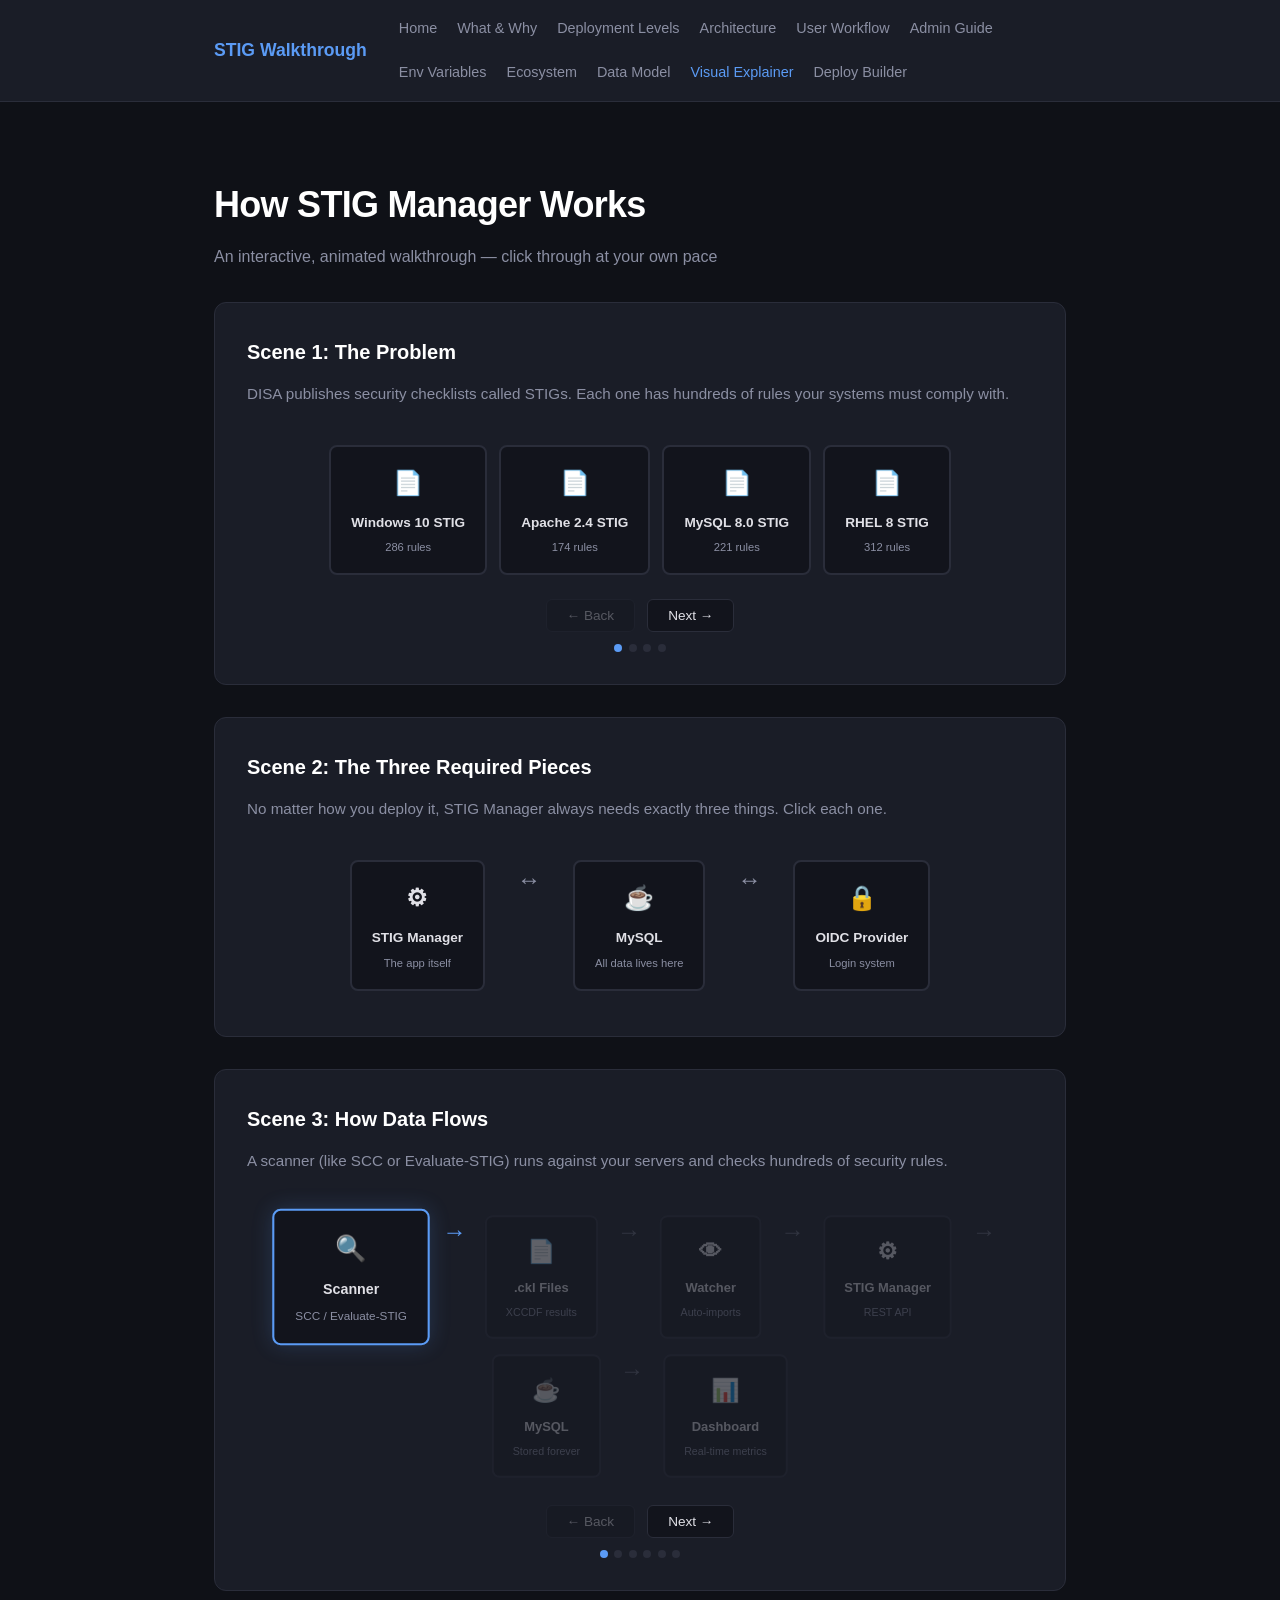
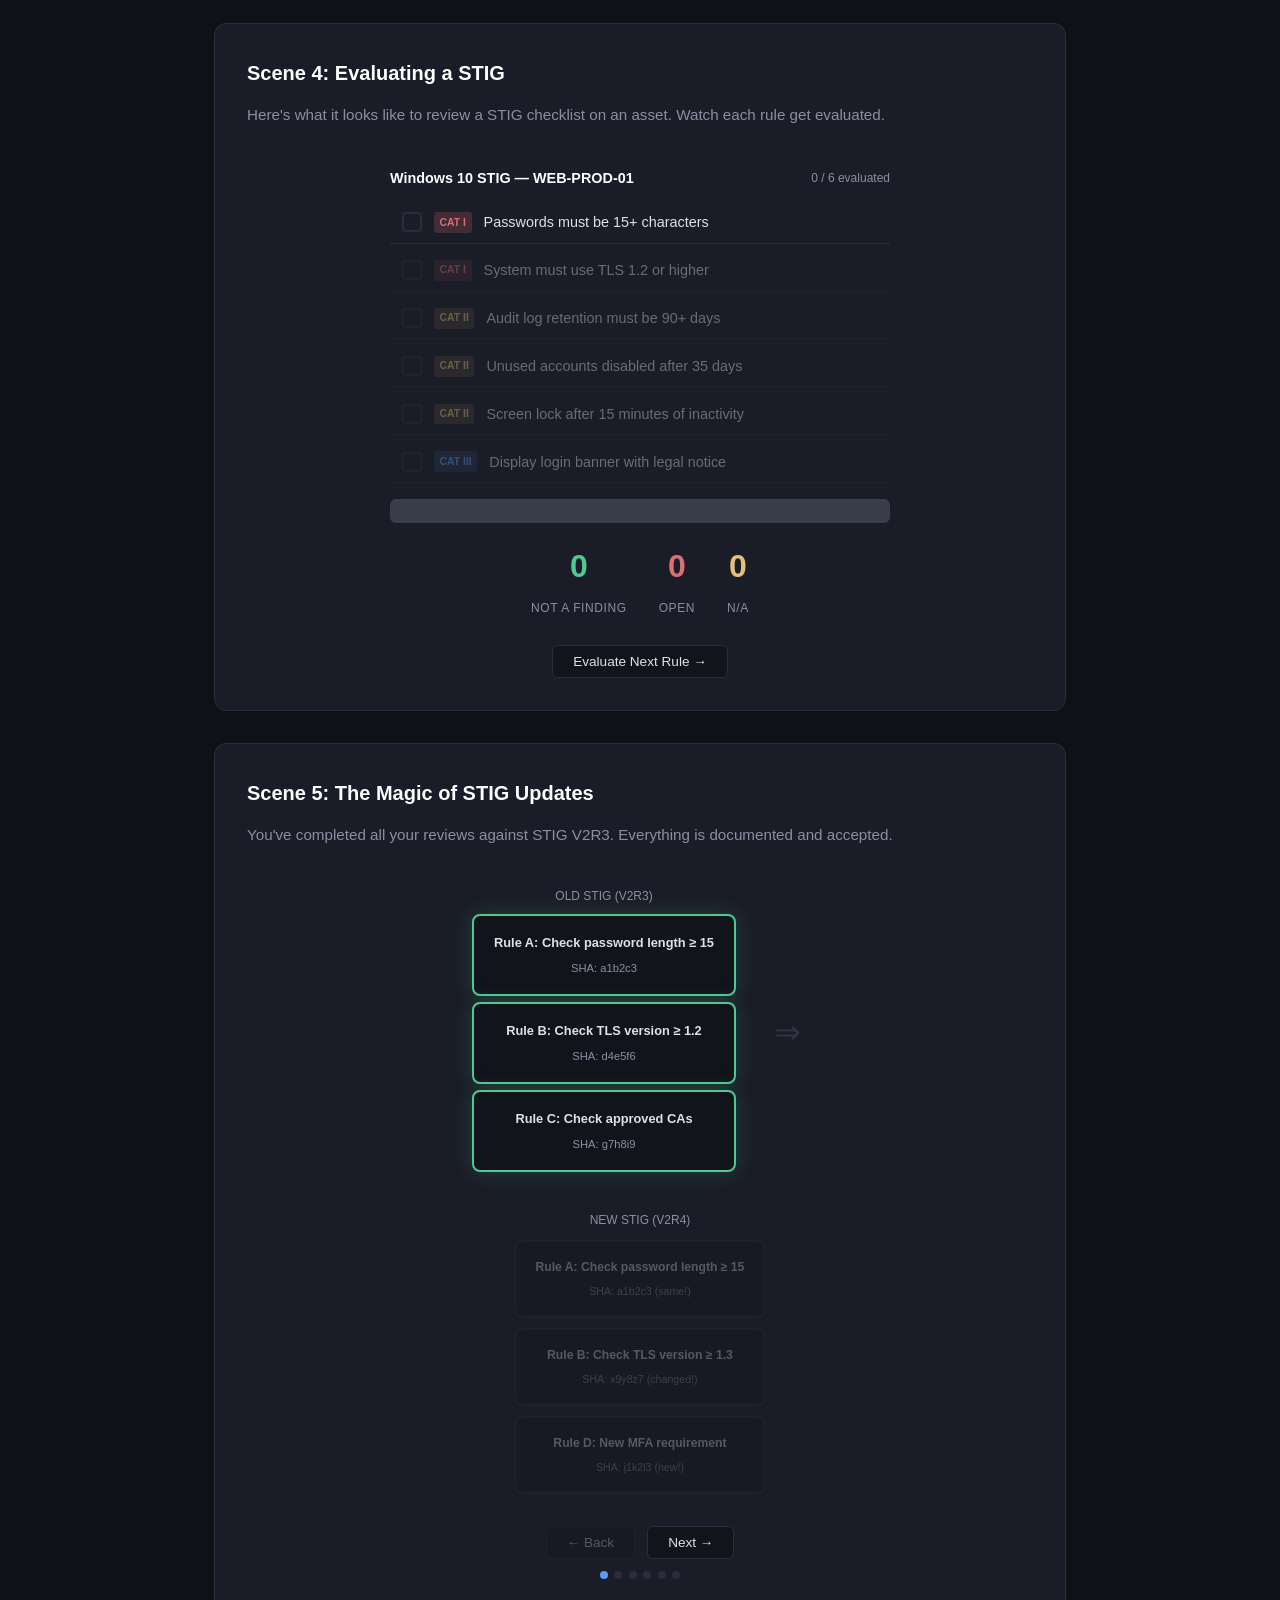
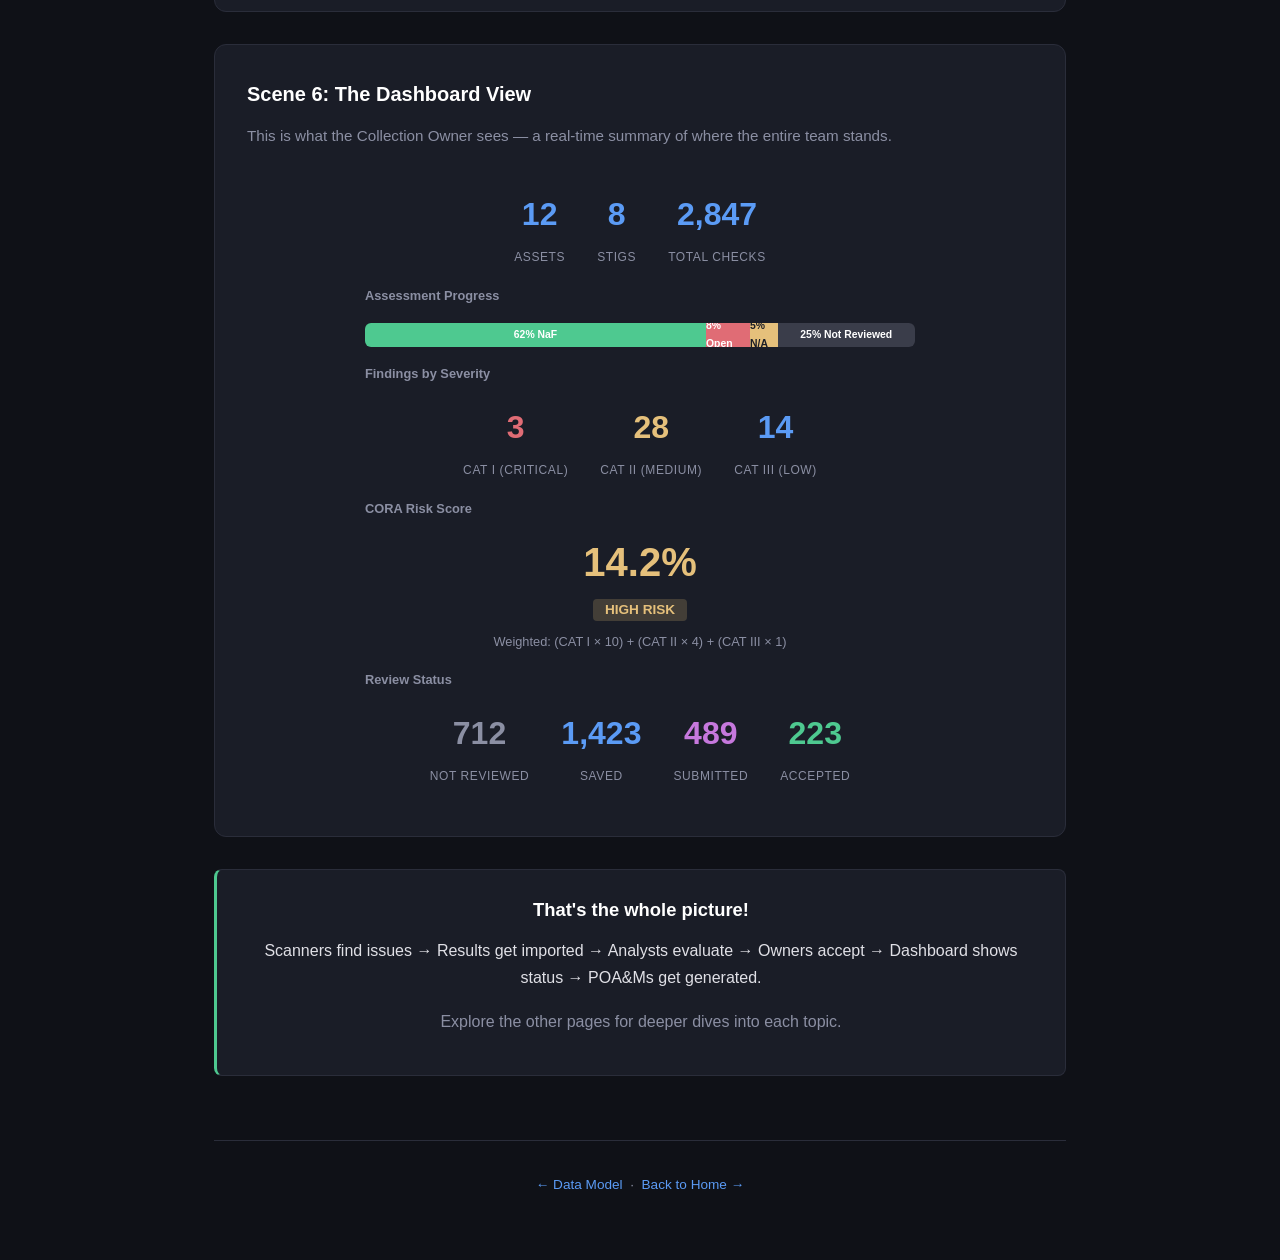
<file: 09-visual-explainer.html>
<!DOCTYPE html>
<html lang="en">
<head>
  <meta charset="UTF-8">
  <meta name="viewport" content="width=device-width, initial-scale=1.0">
  <title>Visual Explainer &mdash; STIG Manager Walkthrough</title>
  <link rel="stylesheet" href="css/style.css">
  <style>
    /* ---- Animated Explainer Styles ---- */

    .scene {
      background: var(--bg-card);
      border: 1px solid var(--border);
      border-radius: 12px;
      padding: 2rem;
      margin: 2rem 0;
      position: relative;
      overflow: hidden;
      min-height: 320px;
    }

    .scene h3 { margin-top: 0; color: #fff; font-size: 1.25rem; }
    .scene .narrator {
      color: var(--text-muted);
      font-size: 0.95rem;
      margin-bottom: 1.5rem;
      min-height: 2.5rem;
      transition: opacity 0.4s;
    }

    .scene-content {
      display: flex;
      flex-wrap: wrap;
      gap: 1rem;
      justify-content: center;
      align-items: flex-start;
    }

    /* Animated boxes */
    .box {
      background: var(--bg-code);
      border: 2px solid var(--border);
      border-radius: 8px;
      padding: 1rem 1.25rem;
      text-align: center;
      font-size: 0.85rem;
      font-weight: 600;
      transition: all 0.5s cubic-bezier(0.34, 1.56, 0.64, 1);
      cursor: default;
      min-width: 120px;
      position: relative;
    }

    .box .icon { font-size: 1.5rem; display: block; margin-bottom: 0.4rem; }
    .box .sublabel { font-size: 0.7rem; font-weight: 400; color: var(--text-muted); display: block; margin-top: 0.3rem; }

    .box.active { border-color: var(--accent); box-shadow: 0 0 20px rgba(91,155,245,0.2); transform: scale(1.05); }
    .box.success { border-color: var(--green); box-shadow: 0 0 20px rgba(78,201,144,0.2); }
    .box.warn { border-color: var(--yellow); box-shadow: 0 0 20px rgba(229,192,123,0.2); }
    .box.danger { border-color: var(--red); box-shadow: 0 0 20px rgba(224,108,117,0.2); }
    .box.dim { opacity: 0.3; transform: scale(0.95); }

    /* Arrow connectors */
    .arrow {
      display: flex;
      align-items: center;
      justify-content: center;
      color: var(--text-muted);
      font-size: 1.5rem;
      min-width: 40px;
      transition: color 0.4s, opacity 0.4s;
    }
    .arrow.active { color: var(--accent); }
    .arrow.dim { opacity: 0.2; }

    /* Step controls */
    .step-controls {
      display: flex;
      justify-content: center;
      gap: 0.75rem;
      margin-top: 1.5rem;
    }

    .step-btn {
      background: var(--bg-code);
      border: 1px solid var(--border);
      color: var(--text);
      padding: 0.5rem 1.25rem;
      border-radius: 6px;
      cursor: pointer;
      font-size: 0.85rem;
      font-family: inherit;
      transition: all 0.2s;
    }

    .step-btn:hover { border-color: var(--accent); color: var(--accent); }
    .step-btn:disabled { opacity: 0.3; cursor: not-allowed; }

    .step-dots {
      display: flex;
      justify-content: center;
      gap: 0.4rem;
      margin-top: 0.75rem;
    }

    .step-dot {
      width: 8px; height: 8px;
      border-radius: 50%;
      background: var(--border);
      transition: background 0.3s;
    }
    .step-dot.active { background: var(--accent); }

    /* Pulse animation */
    @keyframes pulse {
      0%, 100% { box-shadow: 0 0 0 0 rgba(91,155,245,0.3); }
      50% { box-shadow: 0 0 0 10px rgba(91,155,245,0); }
    }
    .box.pulse { animation: pulse 2s infinite; }

    /* Fade in */
    @keyframes fadeSlideIn {
      from { opacity: 0; transform: translateY(10px); }
      to { opacity: 1; transform: translateY(0); }
    }
    .fade-in { animation: fadeSlideIn 0.5s ease forwards; }

    /* Flow animation */
    @keyframes flowRight {
      from { opacity: 0; transform: translateX(-20px); }
      to { opacity: 1; transform: translateX(0); }
    }
    .flow-in { animation: flowRight 0.5s ease forwards; }

    /* Stats counter */
    .stat-row {
      display: flex;
      justify-content: center;
      gap: 2rem;
      margin: 1rem 0;
      flex-wrap: wrap;
    }
    .stat {
      text-align: center;
    }
    .stat .number {
      font-size: 2rem;
      font-weight: 800;
      color: var(--accent);
      display: block;
      transition: all 0.5s;
    }
    .stat .number.green { color: var(--green); }
    .stat .number.yellow { color: var(--yellow); }
    .stat .number.red { color: var(--red); }
    .stat .label {
      font-size: 0.75rem;
      color: var(--text-muted);
      text-transform: uppercase;
      letter-spacing: 0.05em;
    }

    /* Progress bar */
    .progress-bar {
      background: var(--bg-code);
      border-radius: 6px;
      height: 24px;
      overflow: hidden;
      margin: 1rem 0;
      display: flex;
    }
    .progress-bar .segment {
      height: 100%;
      transition: width 1s ease;
      display: flex;
      align-items: center;
      justify-content: center;
      font-size: 0.65rem;
      font-weight: 600;
      color: #fff;
    }
    .seg-green { background: var(--green); }
    .seg-yellow { background: var(--yellow); color: #1a1d27 !important; }
    .seg-red { background: var(--red); }
    .seg-gray { background: #3a3d4a; }

    /* Checklist animation */
    .checklist {
      list-style: none;
      margin: 0;
      padding: 0;
    }
    .checklist li {
      padding: 0.5rem 0.75rem;
      border-bottom: 1px solid var(--border);
      display: flex;
      align-items: center;
      gap: 0.75rem;
      font-size: 0.9rem;
      transition: all 0.4s;
      opacity: 0.4;
    }
    .checklist li.revealed { opacity: 1; }
    .checklist li .check {
      width: 20px; height: 20px;
      border-radius: 4px;
      border: 2px solid var(--border);
      display: flex;
      align-items: center;
      justify-content: center;
      font-size: 0.75rem;
      transition: all 0.3s;
      flex-shrink: 0;
    }
    .checklist li.pass .check { border-color: var(--green); background: rgba(78,201,144,0.15); color: var(--green); }
    .checklist li.fail .check { border-color: var(--red); background: rgba(224,108,117,0.15); color: var(--red); }
    .checklist li.na .check { border-color: var(--text-muted); background: rgba(139,143,163,0.15); color: var(--text-muted); }
    .checklist li .sev {
      font-size: 0.65rem;
      font-weight: 700;
      padding: 0.1rem 0.35rem;
      border-radius: 3px;
      flex-shrink: 0;
    }
    .sev-1 { background: rgba(224,108,117,0.2); color: var(--red); }
    .sev-2 { background: rgba(229,192,123,0.2); color: var(--yellow); }
    .sev-3 { background: rgba(91,155,245,0.2); color: var(--accent); }
  </style>
</head>
<body>
  <nav>
    <div class="container">
      <a href="index.html" class="brand">STIG Walkthrough</a>
      <div class="links">
        <a href="index.html">Home</a>
        <a href="01-what-and-why.html">What &amp; Why</a>
        <a href="02-deployment-levels.html">Deployment Levels</a>
        <a href="03-architecture.html">Architecture</a>
        <a href="04-user-workflow.html">User Workflow</a>
        <a href="05-admin-guide.html">Admin Guide</a>
        <a href="06-environment-vars.html">Env Variables</a>
        <a href="07-ecosystem.html">Ecosystem</a>
        <a href="08-data-model.html">Data Model</a>
        <a href="09-visual-explainer.html" class="active">Visual Explainer</a>
        <a href="10-deployment-builder.html">Deploy Builder</a>
      </div>
    </div>
  </nav>

  <div class="container">
    <h1>
      How STIG Manager Works
      <span class="subtitle">An interactive, animated walkthrough &mdash; click through at your own pace</span>
    </h1>

    <!-- ===================== SCENE 1: The Problem ===================== -->
    <div class="scene" id="scene1">
      <h3>Scene 1: The Problem</h3>
      <div class="narrator" id="s1-narr">DISA publishes security checklists called STIGs. Each one has hundreds of rules your systems must comply with.</div>
      <div class="scene-content" id="s1-content"></div>
      <div class="step-controls">
        <button class="step-btn" onclick="s1Prev()" id="s1-prev" disabled>&larr; Back</button>
        <button class="step-btn" onclick="s1Next()" id="s1-next">Next &rarr;</button>
      </div>
      <div class="step-dots" id="s1-dots"></div>
    </div>

    <!-- ===================== SCENE 2: The Three Pieces ===================== -->
    <div class="scene" id="scene2">
      <h3>Scene 2: The Three Required Pieces</h3>
      <div class="narrator" id="s2-narr">No matter how you deploy it, STIG Manager always needs exactly three things. Click each one.</div>
      <div class="scene-content" style="gap: 1.5rem;">
        <div class="box" id="s2-app" onclick="s2Click('app')" style="cursor:pointer;">
          <span class="icon">&#9881;</span>
          STIG Manager
          <span class="sublabel">The app itself</span>
        </div>
        <div class="arrow">&harr;</div>
        <div class="box" id="s2-db" onclick="s2Click('db')" style="cursor:pointer;">
          <span class="icon">&#9749;</span>
          MySQL
          <span class="sublabel">All data lives here</span>
        </div>
        <div class="arrow">&harr;</div>
        <div class="box" id="s2-auth" onclick="s2Click('auth')" style="cursor:pointer;">
          <span class="icon">&#128274;</span>
          OIDC Provider
          <span class="sublabel">Login system</span>
        </div>
      </div>
      <div class="card" id="s2-detail" style="margin-top:1rem; display:none; transition: opacity 0.4s;"></div>
    </div>

    <!-- ===================== SCENE 3: The Flow ===================== -->
    <div class="scene" id="scene3">
      <h3>Scene 3: How Data Flows</h3>
      <div class="narrator" id="s3-narr">Follow the journey of a security assessment from scanner to dashboard. Click "Next" to step through.</div>
      <div class="scene-content" id="s3-content" style="gap: 0.5rem;"></div>
      <div class="step-controls">
        <button class="step-btn" onclick="s3Prev()" id="s3-prev" disabled>&larr; Back</button>
        <button class="step-btn" onclick="s3Next()" id="s3-next">Next &rarr;</button>
      </div>
      <div class="step-dots" id="s3-dots"></div>
    </div>

    <!-- ===================== SCENE 4: Doing a Review ===================== -->
    <div class="scene" id="scene4">
      <h3>Scene 4: Evaluating a STIG</h3>
      <div class="narrator" id="s4-narr">Here's what it looks like to review a STIG checklist on an asset. Watch each rule get evaluated.</div>
      <div style="max-width: 500px; margin: 0 auto;">
        <div style="display:flex; justify-content:space-between; align-items:center; margin-bottom:0.75rem;">
          <strong style="font-size:0.9rem;">Windows 10 STIG &mdash; WEB-PROD-01</strong>
          <span style="font-size:0.75rem; color:var(--text-muted);" id="s4-counter">0 / 6 evaluated</span>
        </div>
        <ul class="checklist" id="s4-checklist">
          <li id="s4r0"><span class="check"></span><span class="sev sev-1">CAT I</span> Passwords must be 15+ characters</li>
          <li id="s4r1"><span class="check"></span><span class="sev sev-1">CAT I</span> System must use TLS 1.2 or higher</li>
          <li id="s4r2"><span class="check"></span><span class="sev sev-2">CAT II</span> Audit log retention must be 90+ days</li>
          <li id="s4r3"><span class="check"></span><span class="sev sev-2">CAT II</span> Unused accounts disabled after 35 days</li>
          <li id="s4r4"><span class="check"></span><span class="sev sev-2">CAT II</span> Screen lock after 15 minutes of inactivity</li>
          <li id="s4r5"><span class="check"></span><span class="sev sev-3">CAT III</span> Display login banner with legal notice</li>
        </ul>
        <div class="progress-bar" id="s4-bar">
          <div class="segment seg-gray" id="s4-seg-none" style="width:100%;"></div>
          <div class="segment seg-green" id="s4-seg-pass" style="width:0%;"></div>
          <div class="segment seg-red" id="s4-seg-fail" style="width:0%;"></div>
          <div class="segment seg-yellow" id="s4-seg-na" style="width:0%;"></div>
        </div>
        <div class="stat-row" id="s4-stats" style="margin-top:0.5rem;">
          <div class="stat"><span class="number green" id="s4-naf">0</span><span class="label">Not a Finding</span></div>
          <div class="stat"><span class="number red" id="s4-open">0</span><span class="label">Open</span></div>
          <div class="stat"><span class="number yellow" id="s4-na">0</span><span class="label">N/A</span></div>
        </div>
      </div>
      <div class="step-controls">
        <button class="step-btn" onclick="s4Next()" id="s4-next">Evaluate Next Rule &rarr;</button>
        <button class="step-btn" onclick="s4Reset()" id="s4-reset" style="display:none;">Reset</button>
      </div>
    </div>

    <!-- ===================== SCENE 5: STIG Update Magic ===================== -->
    <div class="scene" id="scene5">
      <h3>Scene 5: The Magic of STIG Updates</h3>
      <div class="narrator" id="s5-narr">DISA releases a new STIG version. What happens to your existing reviews? Step through to see.</div>
      <div style="max-width: 550px; margin: 0 auto;">
        <div style="display:flex; gap:2rem; justify-content:center; flex-wrap:wrap;" id="s5-content">
          <div>
            <div style="font-size:0.75rem; color:var(--text-muted); margin-bottom:0.5rem; text-align:center;">OLD STIG (V2R3)</div>
            <div class="box" id="s5-old1" style="margin:0.4rem 0;font-size:0.8rem;">Rule A: Check password length &ge; 15 <span class="sublabel">SHA: a1b2c3</span></div>
            <div class="box" id="s5-old2" style="margin:0.4rem 0;font-size:0.8rem;">Rule B: Check TLS version &ge; 1.2 <span class="sublabel">SHA: d4e5f6</span></div>
            <div class="box" id="s5-old3" style="margin:0.4rem 0;font-size:0.8rem;">Rule C: Check approved CAs <span class="sublabel">SHA: g7h8i9</span></div>
          </div>
          <div style="display:flex; align-items:center;">
            <div class="arrow" id="s5-arrow" style="font-size:2rem;">&rArr;</div>
          </div>
          <div>
            <div style="font-size:0.75rem; color:var(--text-muted); margin-bottom:0.5rem; text-align:center;">NEW STIG (V2R4)</div>
            <div class="box" id="s5-new1" style="margin:0.4rem 0;font-size:0.8rem;">Rule A: Check password length &ge; 15 <span class="sublabel">SHA: a1b2c3 (same!)</span></div>
            <div class="box" id="s5-new2" style="margin:0.4rem 0;font-size:0.8rem;">Rule B: Check TLS version &ge; 1.3 <span class="sublabel">SHA: x9y8z7 (changed!)</span></div>
            <div class="box" id="s5-new3" style="margin:0.4rem 0;font-size:0.8rem;">Rule D: New MFA requirement <span class="sublabel">SHA: j1k2l3 (new!)</span></div>
          </div>
        </div>
        <div id="s5-result" style="margin-top:1rem;"></div>
      </div>
      <div class="step-controls">
        <button class="step-btn" onclick="s5Prev()" id="s5-prev" disabled>&larr; Back</button>
        <button class="step-btn" onclick="s5Next()" id="s5-next">Next &rarr;</button>
      </div>
      <div class="step-dots" id="s5-dots"></div>
    </div>

    <!-- ===================== SCENE 6: Dashboard ===================== -->
    <div class="scene" id="scene6">
      <h3>Scene 6: The Dashboard View</h3>
      <div class="narrator">This is what the Collection Owner sees &mdash; a real-time summary of where the entire team stands.</div>
      <div style="max-width:550px; margin:0 auto;">
        <div class="stat-row">
          <div class="stat"><span class="number" id="s6-assets">12</span><span class="label">Assets</span></div>
          <div class="stat"><span class="number" id="s6-stigs">8</span><span class="label">STIGs</span></div>
          <div class="stat"><span class="number" id="s6-checks">2,847</span><span class="label">Total Checks</span></div>
        </div>

        <h4 style="font-size:0.8rem; color:var(--text-muted); margin:1rem 0 0.5rem;">Assessment Progress</h4>
        <div class="progress-bar">
          <div class="segment seg-green" style="width:62%;">62% NaF</div>
          <div class="segment seg-red" style="width:8%;">8% Open</div>
          <div class="segment seg-yellow" style="width:5%;">5% N/A</div>
          <div class="segment seg-gray" style="width:25%;">25% Not Reviewed</div>
        </div>

        <h4 style="font-size:0.8rem; color:var(--text-muted); margin:1rem 0 0.5rem;">Findings by Severity</h4>
        <div class="stat-row">
          <div class="stat"><span class="number red">3</span><span class="label">CAT I (Critical)</span></div>
          <div class="stat"><span class="number yellow">28</span><span class="label">CAT II (Medium)</span></div>
          <div class="stat"><span class="number" style="color:var(--accent);">14</span><span class="label">CAT III (Low)</span></div>
        </div>

        <h4 style="font-size:0.8rem; color:var(--text-muted); margin:1rem 0 0.5rem;">CORA Risk Score</h4>
        <div style="text-align:center;">
          <span style="font-size:2.5rem; font-weight:800; color:var(--yellow);">14.2%</span>
          <br>
          <span style="background:rgba(229,192,123,0.2); color:var(--yellow); padding:0.2rem 0.75rem; border-radius:4px; font-weight:700; font-size:0.85rem;">HIGH RISK</span>
          <p style="font-size:0.8rem; color:var(--text-muted); margin-top:0.5rem;">Weighted: (CAT I &times; 10) + (CAT II &times; 4) + (CAT III &times; 1)</p>
        </div>

        <h4 style="font-size:0.8rem; color:var(--text-muted); margin:1rem 0 0.5rem;">Review Status</h4>
        <div class="stat-row">
          <div class="stat"><span class="number" style="color:var(--text-muted);">712</span><span class="label">Not Reviewed</span></div>
          <div class="stat"><span class="number" style="color:var(--accent);">1,423</span><span class="label">Saved</span></div>
          <div class="stat"><span class="number" style="color:var(--purple);">489</span><span class="label">Submitted</span></div>
          <div class="stat"><span class="number green">223</span><span class="label">Accepted</span></div>
        </div>
      </div>
    </div>

    <div class="card success" style="text-align:center; margin-top:2rem;">
      <h3>That's the whole picture!</h3>
      <p>Scanners find issues &rarr; Results get imported &rarr; Analysts evaluate &rarr; Owners accept &rarr; Dashboard shows status &rarr; POA&amp;Ms get generated.</p>
      <p style="color:var(--text-muted);">Explore the other pages for deeper dives into each topic.</p>
    </div>

    <footer>
      <a href="08-data-model.html">&larr; Data Model</a> &nbsp;&middot;&nbsp; <a href="index.html">Back to Home &rarr;</a>
    </footer>
  </div>

  <script>
    // ===== SCENE 1: The Problem =====
    const s1Steps = [
      {
        narr: "DISA publishes security checklists called STIGs. Each one has hundreds of rules your systems must comply with.",
        html: `<div style="display:flex;flex-wrap:wrap;gap:0.75rem;justify-content:center;">
          <div class="box fade-in"><span class="icon">&#128196;</span>Windows 10 STIG<span class="sublabel">286 rules</span></div>
          <div class="box fade-in" style="animation-delay:0.1s"><span class="icon">&#128196;</span>Apache 2.4 STIG<span class="sublabel">174 rules</span></div>
          <div class="box fade-in" style="animation-delay:0.2s"><span class="icon">&#128196;</span>MySQL 8.0 STIG<span class="sublabel">221 rules</span></div>
          <div class="box fade-in" style="animation-delay:0.3s"><span class="icon">&#128196;</span>RHEL 8 STIG<span class="sublabel">312 rules</span></div>
        </div>`
      },
      {
        narr: "Your network has dozens (or hundreds) of servers. Each one needs multiple STIGs checked. That's THOUSANDS of individual checks.",
        html: `<div class="stat-row fade-in">
          <div class="stat"><span class="number">47</span><span class="label">Servers</span></div>
          <div class="stat"><span class="number yellow">12</span><span class="label">Different STIGs</span></div>
          <div class="stat"><span class="number red">11,286</span><span class="label">Total Checks Needed</span></div>
        </div>`
      },
      {
        narr: "Without STIG Manager, teams track all of this with individual .ckl files scattered across shared drives. It's a mess.",
        html: `<div style="display:flex;flex-wrap:wrap;gap:0.5rem;justify-content:center;">
          ${Array.from({length:12}, (_,i) => `<div class="box danger fade-in" style="min-width:90px;font-size:0.7rem;padding:0.6rem;animation-delay:${i*0.05}s"><span class="icon">&#128196;</span>Server${String(i+1).padStart(2,'0')}_Win10_v2r3${i%3===0?'_FINAL':''}.ckl</div>`).join('')}
        </div>
        <p style="text-align:center;color:var(--red);font-size:0.85rem;margin-top:1rem;">12 servers &times; 3 STIGs = 36 files. Which ones are current? Who updated them last?</p>`
      },
      {
        narr: "STIG Manager replaces all those files with a single web app. One database. One view. Real-time. Collaborative.",
        html: `<div style="text-align:center;" class="fade-in">
          <div class="box success pulse" style="display:inline-block;min-width:200px;font-size:1rem;padding:1.5rem;">
            <span class="icon" style="font-size:2rem;">&#10004;</span>
            STIG Manager
            <span class="sublabel" style="font-size:0.85rem;">One app. One truth. Everyone sees the same data.</span>
          </div>
        </div>`
      }
    ];
    let s1Step = 0;
    function s1Render() {
      document.getElementById('s1-narr').textContent = s1Steps[s1Step].narr;
      document.getElementById('s1-content').innerHTML = s1Steps[s1Step].html;
      document.getElementById('s1-prev').disabled = s1Step === 0;
      document.getElementById('s1-next').disabled = s1Step === s1Steps.length - 1;
      document.getElementById('s1-dots').innerHTML = s1Steps.map((_,i) => `<div class="step-dot ${i===s1Step?'active':''}"></div>`).join('');
    }
    function s1Next() { if (s1Step < s1Steps.length-1) { s1Step++; s1Render(); } }
    function s1Prev() { if (s1Step > 0) { s1Step--; s1Render(); } }
    s1Render();

    // ===== SCENE 2: Three Pieces =====
    const s2Details = {
      app: { border: 'var(--green)', html: '<h4 style="color:var(--green);margin-top:0;">STIG Manager (Node.js + Express)</h4><p>The brains. A REST API that handles all the logic, plus a web UI served as static files. It\'s <strong>stateless</strong> &mdash; it stores nothing itself. Everything goes to MySQL. This means you can restart it, scale it, or upgrade it without losing data.</p>' },
      db: { border: 'var(--yellow)', html: '<h4 style="color:var(--yellow);margin-top:0;">MySQL 8.4+</h4><p>The memory. Every collection, asset, STIG assignment, review, grant, and metric lives here. The API is just a window into this database. <strong>Back this up.</strong> If you lose MySQL, you lose everything.</p>' },
      auth: { border: 'var(--purple)', html: '<h4 style="color:var(--purple);margin-top:0;">OIDC Provider (Keycloak, Okta, etc.)</h4><p>The bouncer. Handles "who are you?" so STIG Manager doesn\'t have to store passwords. Issues JWT tokens that say "this is Jane, she\'s an admin." STIG Manager just validates those tokens.</p>' }
    };
    function s2Click(which) {
      ['app','db','auth'].forEach(k => document.getElementById('s2-'+k).className = 'box' + (k===which?' active pulse':''));
      const d = document.getElementById('s2-detail');
      d.style.display = 'block';
      d.style.borderLeft = '3px solid ' + s2Details[which].border;
      d.innerHTML = s2Details[which].html;
    }

    // ===== SCENE 3: Data Flow =====
    const s3Nodes = [
      { id:'scanner', icon:'&#128269;', label:'Scanner', sub:'SCC / Evaluate-STIG' },
      { id:'files', icon:'&#128196;', label:'.ckl Files', sub:'XCCDF results' },
      { id:'watcher', icon:'&#128065;', label:'Watcher', sub:'Auto-imports' },
      { id:'api', icon:'&#9881;', label:'STIG Manager', sub:'REST API' },
      { id:'db', icon:'&#9749;', label:'MySQL', sub:'Stored forever' },
      { id:'dash', icon:'&#128202;', label:'Dashboard', sub:'Real-time metrics' },
    ];
    const s3Narrs = [
      "A scanner (like SCC or Evaluate-STIG) runs against your servers and checks hundreds of security rules.",
      "The scanner outputs its results as .ckl or XCCDF files &mdash; one per server per STIG.",
      "STIGMan Watcher monitors a folder. When new files appear, it picks them up automatically.",
      "The Watcher sends the data to STIG Manager's REST API, authenticated with a service account JWT.",
      "The API validates and stores everything in MySQL. Reviews are keyed by Rule Version + Check Content hash.",
      "The dashboard updates in real-time. Owners, analysts, and managers all see the same live data."
    ];
    let s3Step = 0;
    function s3Render() {
      let html = '';
      s3Nodes.forEach((n, i) => {
        const state = i < s3Step ? 'success' : i === s3Step ? 'active pulse' : 'dim';
        const arrState = i < s3Step ? 'active' : i === s3Step ? 'active' : 'dim';
        html += `<div class="box ${state} ${i===s3Step?'flow-in':''}" style="min-width:100px;"><span class="icon">${n.icon}</span>${n.label}<span class="sublabel">${n.sub}</span></div>`;
        if (i < s3Nodes.length - 1) html += `<div class="arrow ${arrState}">&rarr;</div>`;
      });
      document.getElementById('s3-content').innerHTML = html;
      document.getElementById('s3-narr').textContent = s3Narrs[s3Step];
      document.getElementById('s3-prev').disabled = s3Step === 0;
      document.getElementById('s3-next').disabled = s3Step === s3Nodes.length - 1;
      document.getElementById('s3-dots').innerHTML = s3Nodes.map((_,i) => `<div class="step-dot ${i===s3Step?'active':''}"></div>`).join('');
    }
    function s3Next() { if (s3Step < s3Nodes.length-1) { s3Step++; s3Render(); } }
    function s3Prev() { if (s3Step > 0) { s3Step--; s3Render(); } }
    s3Render();

    // ===== SCENE 4: Doing a Review =====
    const s4Results = [
      { cls:'pass', check:'&#10004;', result:'Not a Finding' },
      { cls:'pass', check:'&#10004;', result:'Not a Finding' },
      { cls:'fail', check:'&#10008;', result:'Open' },
      { cls:'pass', check:'&#10004;', result:'Not a Finding' },
      { cls:'fail', check:'&#10008;', result:'Open' },
      { cls:'na',   check:'&mdash;', result:'N/A' },
    ];
    let s4Step = 0;
    function s4Update() {
      let pass=0, fail=0, na=0;
      for (let i=0; i<6; i++) {
        const li = document.getElementById('s4r'+i);
        if (i < s4Step) {
          const r = s4Results[i];
          li.className = r.cls + ' revealed';
          li.querySelector('.check').innerHTML = r.check;
          if (r.cls==='pass') pass++;
          else if (r.cls==='fail') fail++;
          else na++;
        } else {
          li.className = i===s4Step ? 'revealed' : '';
          li.querySelector('.check').innerHTML = '';
        }
      }
      const total = s4Step;
      document.getElementById('s4-counter').textContent = total + ' / 6 evaluated';
      document.getElementById('s4-naf').textContent = pass;
      document.getElementById('s4-open').textContent = fail;
      document.getElementById('s4-na').textContent = na;
      const pct = (v) => (v/6*100).toFixed(1)+'%';
      document.getElementById('s4-seg-pass').style.width = pct(pass);
      document.getElementById('s4-seg-fail').style.width = pct(fail);
      document.getElementById('s4-seg-na').style.width = pct(na);
      document.getElementById('s4-seg-none').style.width = pct(6-total);
      document.getElementById('s4-next').style.display = s4Step >= 6 ? 'none' : '';
      document.getElementById('s4-reset').style.display = s4Step >= 6 ? '' : 'none';
    }
    function s4Next() { if (s4Step < 6) { s4Step++; s4Update(); } }
    function s4Reset() { s4Step = 0; s4Update(); }
    s4Update();

    // ===== SCENE 5: STIG Update =====
    const s5Steps = [
      { narr: "You've completed all your reviews against STIG V2R3. Everything is documented and accepted.", fn: () => {
        ['s5-old1','s5-old2','s5-old3'].forEach(id => { document.getElementById(id).className = 'box success'; });
        ['s5-new1','s5-new2','s5-new3'].forEach(id => { document.getElementById(id).className = 'box dim'; });
        document.getElementById('s5-arrow').className = 'arrow dim';
        document.getElementById('s5-result').innerHTML = '';
      }},
      { narr: "DISA releases V2R4. Your admin imports it. STIG Manager compares every rule's check content hash.", fn: () => {
        ['s5-old1','s5-old2','s5-old3','s5-new1','s5-new2','s5-new3'].forEach(id => { document.getElementById(id).className = 'box active'; });
        document.getElementById('s5-arrow').className = 'arrow active';
        document.getElementById('s5-result').innerHTML = '<div class="card" style="text-align:center;"><p>Comparing SHA-256 hashes of check content...</p></div>';
      }},
      { narr: "Rule A: Check content identical (same hash). Your existing review carries forward automatically. No work needed!", fn: () => {
        document.getElementById('s5-old1').className = 'box success';
        document.getElementById('s5-new1').className = 'box success';
        document.getElementById('s5-old2').className = 'box';
        document.getElementById('s5-old3').className = 'box';
        document.getElementById('s5-new2').className = 'box';
        document.getElementById('s5-new3').className = 'box';
        document.getElementById('s5-result').innerHTML = '<div class="card success"><strong>Rule A:</strong> Same check content (a1b2c3 = a1b2c3). Review carries forward automatically.</div>';
      }},
      { narr: "Rule B: Check content CHANGED (TLS 1.2 → 1.3 = different hash). Old review is cleared. Must re-evaluate.", fn: () => {
        document.getElementById('s5-old2').className = 'box warn';
        document.getElementById('s5-new2').className = 'box danger';
        document.getElementById('s5-result').innerHTML = '<div class="card danger"><strong>Rule B:</strong> Check content changed (d4e5f6 &ne; x9y8z7). Review cleared &mdash; you must re-evaluate this rule. The check is now TLS 1.3, not 1.2!</div>';
      }},
      { narr: "Rule C removed, Rule D is brand new. Old review gets orphaned (cleaned up by service job). New rule needs fresh evaluation.", fn: () => {
        document.getElementById('s5-old3').className = 'box dim';
        document.getElementById('s5-new3').className = 'box warn';
        document.getElementById('s5-result').innerHTML = '<div class="card warning"><strong>Rule C:</strong> Removed from new STIG. Review orphaned (service job cleans it up).<br><strong>Rule D:</strong> Brand new rule. No existing review &mdash; must evaluate from scratch.</div>';
      }},
      { narr: "Result: Out of 3 rules, only 1 carried forward. But in real STIGs, ~90% of rules stay the same between versions. Huge time savings!", fn: () => {
        document.getElementById('s5-old1').className = 'box success';
        document.getElementById('s5-new1').className = 'box success';
        document.getElementById('s5-result').innerHTML = `<div class="card success">
          <h4 style="margin-top:0;">In practice with real STIGs:</h4>
          <div class="progress-bar"><div class="segment seg-green" style="width:90%;">~90% carry forward</div><div class="segment seg-yellow" style="width:7%;">~7% changed</div><div class="segment seg-red" style="width:3%;">~3% new</div></div>
          <p style="margin-bottom:0;">Instead of re-evaluating 286 rules, you might only need to check 20-30. <strong>That's the magic.</strong></p>
        </div>`;
      }}
    ];
    let s5Step = 0;
    function s5Render() {
      document.getElementById('s5-narr').textContent = s5Steps[s5Step].narr;
      s5Steps[s5Step].fn();
      document.getElementById('s5-prev').disabled = s5Step === 0;
      document.getElementById('s5-next').disabled = s5Step === s5Steps.length - 1;
      document.getElementById('s5-dots').innerHTML = s5Steps.map((_,i) => `<div class="step-dot ${i===s5Step?'active':''}"></div>`).join('');
    }
    function s5Next() { if (s5Step < s5Steps.length-1) { s5Step++; s5Render(); } }
    function s5Prev() { if (s5Step > 0) { s5Step--; s5Render(); } }
    s5Render();
  </script>
</body>
</html>
</file>
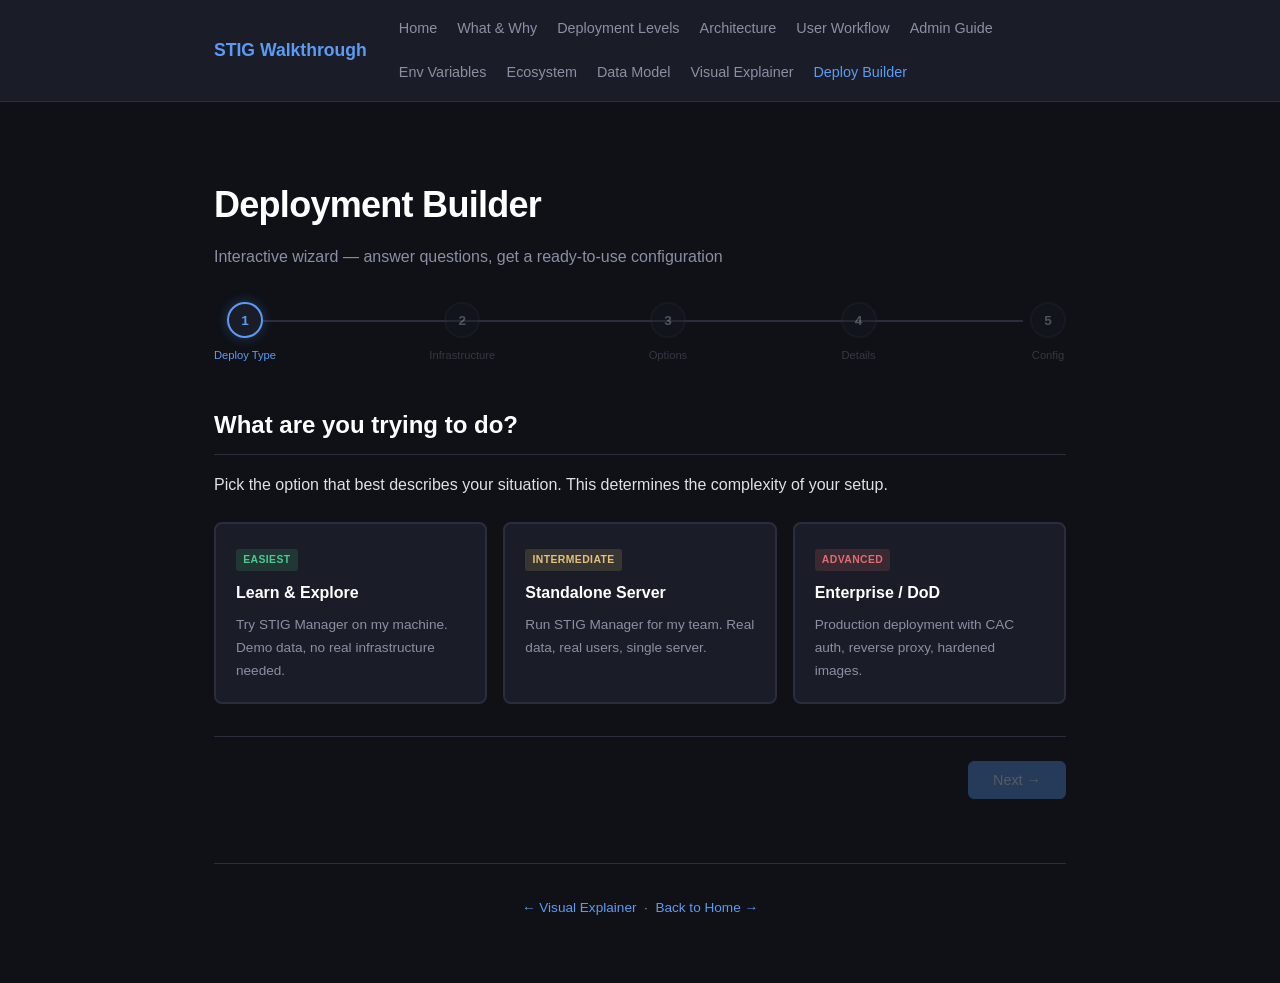
<file: 10-deployment-builder.html>
<!DOCTYPE html>
<html lang="en">
<head>
  <meta charset="UTF-8">
  <meta name="viewport" content="width=device-width, initial-scale=1.0">
  <title>Deployment Builder &mdash; STIG Manager Walkthrough</title>
  <link rel="stylesheet" href="css/style.css">
  <style>
    /* Wizard layout */
    .wizard { position: relative; }

    .wizard-progress {
      display: flex;
      justify-content: space-between;
      margin: 2rem 0;
      position: relative;
    }
    .wizard-progress::before {
      content: '';
      position: absolute;
      top: 18px;
      left: 5%;
      right: 5%;
      height: 2px;
      background: var(--border);
      z-index: 0;
    }
    .wizard-progress .wp-step {
      display: flex;
      flex-direction: column;
      align-items: center;
      gap: 0.5rem;
      z-index: 1;
      cursor: pointer;
      transition: opacity 0.3s;
    }
    .wizard-progress .wp-step.disabled { opacity: 0.3; pointer-events: none; }
    .wizard-progress .wp-circle {
      width: 36px; height: 36px;
      border-radius: 50%;
      background: var(--bg-card);
      border: 2px solid var(--border);
      display: flex;
      align-items: center;
      justify-content: center;
      font-weight: 700;
      font-size: 0.85rem;
      transition: all 0.3s;
    }
    .wizard-progress .wp-step.active .wp-circle { border-color: var(--accent); color: var(--accent); box-shadow: 0 0 12px rgba(91,155,245,0.3); }
    .wizard-progress .wp-step.done .wp-circle { border-color: var(--green); background: var(--green); color: #fff; }
    .wizard-progress .wp-label { font-size: 0.7rem; color: var(--text-muted); text-align: center; max-width: 80px; }
    .wizard-progress .wp-step.active .wp-label { color: var(--accent); }
    .wizard-progress .wp-step.done .wp-label { color: var(--green); }

    /* Step panels */
    .wiz-step { display: none; }
    .wiz-step.active { display: block; animation: fadeSlideIn 0.4s ease; }

    /* Choice cards */
    .choice-grid {
      display: grid;
      grid-template-columns: repeat(auto-fill, minmax(240px, 1fr));
      gap: 1rem;
      margin: 1.5rem 0;
    }
    .choice-card {
      background: var(--bg-card);
      border: 2px solid var(--border);
      border-radius: 8px;
      padding: 1.25rem;
      cursor: pointer;
      transition: all 0.3s;
      position: relative;
    }
    .choice-card:hover { border-color: var(--accent); transform: translateY(-2px); }
    .choice-card.selected { border-color: var(--accent); box-shadow: 0 0 20px rgba(91,155,245,0.15); }
    .choice-card.selected::after {
      content: '\2713';
      position: absolute;
      top: 0.75rem; right: 0.75rem;
      background: var(--accent);
      color: #fff;
      width: 22px; height: 22px;
      border-radius: 50%;
      display: flex;
      align-items: center;
      justify-content: center;
      font-size: 0.75rem;
      font-weight: 700;
    }
    .choice-card h4 { margin: 0 0 0.4rem; color: #fff; font-size: 1rem; }
    .choice-card p { margin: 0; font-size: 0.85rem; color: var(--text-muted); }
    .choice-card .choice-badge {
      display: inline-block;
      font-size: 0.65rem;
      font-weight: 700;
      padding: 0.15rem 0.45rem;
      border-radius: 3px;
      margin-bottom: 0.5rem;
      text-transform: uppercase;
      letter-spacing: 0.04em;
    }
    .cb-easy { background: rgba(78,201,144,0.15); color: var(--green); }
    .cb-med { background: rgba(229,192,123,0.15); color: var(--yellow); }
    .cb-adv { background: rgba(224,108,117,0.15); color: var(--red); }

    /* Toggle switches */
    .toggle-row {
      display: flex;
      align-items: center;
      justify-content: space-between;
      padding: 0.85rem 1rem;
      background: var(--bg-card);
      border: 1px solid var(--border);
      border-radius: 6px;
      margin: 0.5rem 0;
      transition: border-color 0.3s;
    }
    .toggle-row:hover { border-color: var(--accent); }
    .toggle-row .toggle-info { flex: 1; }
    .toggle-row .toggle-info .tl { font-weight: 600; font-size: 0.9rem; }
    .toggle-row .toggle-info .td { font-size: 0.75rem; color: var(--text-muted); margin-top: 0.15rem; }
    .toggle-switch {
      width: 44px; height: 24px;
      background: var(--border);
      border-radius: 12px;
      position: relative;
      cursor: pointer;
      transition: background 0.3s;
      flex-shrink: 0;
      margin-left: 1rem;
    }
    .toggle-switch.on { background: var(--accent); }
    .toggle-switch::after {
      content: '';
      position: absolute;
      top: 3px; left: 3px;
      width: 18px; height: 18px;
      border-radius: 50%;
      background: #fff;
      transition: transform 0.3s;
    }
    .toggle-switch.on::after { transform: translateX(20px); }

    /* Generated output */
    .output-block {
      background: var(--bg-code);
      border: 1px solid var(--border);
      border-radius: 8px;
      margin: 1rem 0;
      overflow: hidden;
    }
    .output-header {
      display: flex;
      justify-content: space-between;
      align-items: center;
      padding: 0.6rem 1rem;
      background: rgba(91,155,245,0.08);
      border-bottom: 1px solid var(--border);
    }
    .output-header .filename { font-weight: 600; font-size: 0.85rem; color: var(--accent); }
    .copy-btn {
      background: none;
      border: 1px solid var(--border);
      color: var(--text-muted);
      padding: 0.25rem 0.6rem;
      border-radius: 4px;
      cursor: pointer;
      font-size: 0.75rem;
      font-family: inherit;
      transition: all 0.2s;
    }
    .copy-btn:hover { border-color: var(--accent); color: var(--accent); }
    .copy-btn.copied { border-color: var(--green); color: var(--green); }
    .output-body {
      padding: 1rem;
      overflow-x: auto;
      font-family: 'JetBrains Mono', 'Fira Code', monospace;
      font-size: 0.8rem;
      line-height: 1.6;
      white-space: pre;
      color: var(--text);
    }

    /* Checklist */
    .setup-checklist { list-style: none; margin: 1rem 0; padding: 0; }
    .setup-checklist li {
      padding: 0.6rem 0.75rem;
      border-bottom: 1px solid var(--border);
      display: flex;
      align-items: flex-start;
      gap: 0.6rem;
      font-size: 0.9rem;
    }
    .setup-checklist .chk {
      width: 18px; height: 18px;
      border: 2px solid var(--border);
      border-radius: 4px;
      flex-shrink: 0;
      margin-top: 2px;
      cursor: pointer;
      display: flex;
      align-items: center;
      justify-content: center;
      font-size: 0.7rem;
      transition: all 0.2s;
    }
    .setup-checklist .chk.checked { border-color: var(--green); background: rgba(78,201,144,0.15); color: var(--green); }

    /* Nav buttons */
    .wiz-nav {
      display: flex;
      justify-content: space-between;
      margin-top: 2rem;
      padding-top: 1.5rem;
      border-top: 1px solid var(--border);
    }
    .wiz-btn {
      background: var(--bg-code);
      border: 1px solid var(--border);
      color: var(--text);
      padding: 0.6rem 1.5rem;
      border-radius: 6px;
      cursor: pointer;
      font-size: 0.9rem;
      font-family: inherit;
      transition: all 0.2s;
    }
    .wiz-btn:hover { border-color: var(--accent); color: var(--accent); }
    .wiz-btn.primary { background: var(--accent); border-color: var(--accent); color: #fff; }
    .wiz-btn.primary:hover { background: var(--accent-hover); }
    .wiz-btn:disabled { opacity: 0.3; cursor: not-allowed; }
    .wiz-btn.hidden { visibility: hidden; }

    /* Inline input */
    .input-row {
      display: flex;
      gap: 1rem;
      margin: 0.5rem 0;
      flex-wrap: wrap;
    }
    .input-group { flex: 1; min-width: 200px; }
    .input-group label {
      display: block;
      font-size: 0.75rem;
      color: var(--text-muted);
      margin-bottom: 0.3rem;
      font-weight: 600;
      text-transform: uppercase;
      letter-spacing: 0.04em;
    }
    .input-group input, .input-group select {
      width: 100%;
      background: var(--bg-code);
      border: 1px solid var(--border);
      color: var(--text);
      padding: 0.5rem 0.75rem;
      border-radius: 6px;
      font-family: 'JetBrains Mono', monospace;
      font-size: 0.85rem;
      outline: none;
      transition: border-color 0.2s;
    }
    .input-group input:focus, .input-group select:focus { border-color: var(--accent); }
  </style>
</head>
<body>
  <nav>
    <div class="container">
      <a href="index.html" class="brand">STIG Walkthrough</a>
      <div class="links">
        <a href="index.html">Home</a>
        <a href="01-what-and-why.html">What &amp; Why</a>
        <a href="02-deployment-levels.html">Deployment Levels</a>
        <a href="03-architecture.html">Architecture</a>
        <a href="04-user-workflow.html">User Workflow</a>
        <a href="05-admin-guide.html">Admin Guide</a>
        <a href="06-environment-vars.html">Env Variables</a>
        <a href="07-ecosystem.html">Ecosystem</a>
        <a href="08-data-model.html">Data Model</a>
        <a href="09-visual-explainer.html">Visual Explainer</a>
        <a href="10-deployment-builder.html" class="active">Deploy Builder</a>
      </div>
    </div>
  </nav>

  <div class="container">
    <h1>
      Deployment Builder
      <span class="subtitle">Interactive wizard &mdash; answer questions, get a ready-to-use configuration</span>
    </h1>

    <!-- Progress bar -->
    <div class="wizard-progress" id="wizProgress"></div>

    <div class="wizard" id="wizard">

      <!-- ===================== STEP 1: Deployment Type ===================== -->
      <div class="wiz-step active" id="step-1">
        <h2>What are you trying to do?</h2>
        <p>Pick the option that best describes your situation. This determines the complexity of your setup.</p>

        <div class="choice-grid">
          <div class="choice-card" onclick="selectDeploy('demo')">
            <span class="choice-badge cb-easy">Easiest</span>
            <h4>Learn &amp; Explore</h4>
            <p>Try STIG Manager on my machine. Demo data, no real infrastructure needed.</p>
          </div>
          <div class="choice-card" onclick="selectDeploy('standalone')">
            <span class="choice-badge cb-med">Intermediate</span>
            <h4>Standalone Server</h4>
            <p>Run STIG Manager for my team. Real data, real users, single server.</p>
          </div>
          <div class="choice-card" onclick="selectDeploy('enterprise')">
            <span class="choice-badge cb-adv">Advanced</span>
            <h4>Enterprise / DoD</h4>
            <p>Production deployment with CAC auth, reverse proxy, hardened images.</p>
          </div>
        </div>

        <div class="wiz-nav">
          <button class="wiz-btn hidden">&larr;</button>
          <button class="wiz-btn primary" id="step1-next" onclick="goStep(2)" disabled>Next &rarr;</button>
        </div>
      </div>

      <!-- ===================== STEP 2: Infrastructure ===================== -->
      <div class="wiz-step" id="step-2">
        <h2>Infrastructure Choices</h2>
        <p id="step2-desc"></p>

        <!-- Demo: just need server info -->
        <div id="infra-demo" style="display:none;">
          <div class="card success">
            <h3>Almost no choices needed!</h3>
            <p>The Docker Compose quick start includes everything: STIG Manager, MySQL, and Keycloak with demo users. Just tell us about your server.</p>
          </div>
          <h3>Server Info</h3>
          <div class="input-row">
            <div class="input-group" style="min-width:250px;">
              <label>Server Hostname or IP (how users will access it)</label>
              <input type="text" id="cfg-demo-host" value="localhost" placeholder="e.g. 10.0.0.50 or stigman.yourorg.mil" oninput="updateConfig()">
            </div>
            <div class="input-group" style="max-width:220px;">
              <label>Server OS</label>
              <select id="cfg-demo-os" onchange="updateConfig()">
                <option value="rhel">RHEL / Rocky / AlmaLinux / CentOS</option>
                <option value="ubuntu">Ubuntu / Debian</option>
                <option value="other">Other / Skip firewall commands</option>
              </select>
            </div>
          </div>
        </div>

        <!-- Enterprise: approach choice -->
        <div id="infra-approach" style="display:none;">
          <h3>Deployment Approach</h3>
          <div class="choice-grid" id="approach-choices">
            <div class="choice-card" onclick="selectApproach('orchestration')">
              <span class="choice-badge cb-easy">Recommended</span>
              <h4>Reference Orchestration</h4>
              <p>Use the official <code>stigman-orchestration</code> repo. Includes nginx (CAC/mTLS), Keycloak (pre-configured realm + x509 user creation), MySQL, and STIG Manager. Ready to run.</p>
            </div>
            <div class="choice-card" onclick="selectApproach('custom')">
              <span class="choice-badge cb-med">Flexible</span>
              <h4>Build Custom Config</h4>
              <p>Pick each component yourself. Choose your own OIDC provider, database, and proxy setup. More control, more configuration.</p>
            </div>
          </div>
        </div>

        <!-- Standalone / Enterprise custom options -->
        <div id="infra-config" style="display:none;">
          <h3>How will you run STIG Manager?</h3>
          <div class="choice-grid" id="runtime-choices">
            <div class="choice-card" onclick="selectRuntime('docker')">
              <h4>Docker Container</h4>
              <p>Recommended. Pull the official image and run it.</p>
            </div>
            <div class="choice-card" onclick="selectRuntime('binary')">
              <h4>Precompiled Binary</h4>
              <p>No Docker, no Node.js. Download and run.</p>
            </div>
            <div class="choice-card" onclick="selectRuntime('source')">
              <h4>From Source</h4>
              <p>Clone the repo, npm install, node index.js.</p>
            </div>
          </div>

          <h3>Database</h3>
          <div class="choice-grid" id="db-choices">
            <div class="choice-card" onclick="selectDB('docker-mysql')">
              <h4>MySQL in Docker</h4>
              <p>Run MySQL as a container alongside STIG Manager.</p>
            </div>
            <div class="choice-card" onclick="selectDB('managed')">
              <h4>Managed MySQL</h4>
              <p>AWS RDS, Azure Database, or existing org MySQL.</p>
            </div>
            <div class="choice-card" onclick="selectDB('local')">
              <h4>Local MySQL Install</h4>
              <p>MySQL installed directly on the server.</p>
            </div>
          </div>

          <h3>Authentication</h3>
          <div class="choice-grid" id="auth-choices">
            <div class="choice-card" onclick="selectAuth('keycloak-docker')">
              <h4>Keycloak in Docker</h4>
              <p>Run Keycloak as a container. Most tested option.</p>
            </div>
            <div class="choice-card" onclick="selectAuth('keycloak-existing')">
              <h4>Existing Keycloak</h4>
              <p>Your org already runs Keycloak.</p>
            </div>
            <div class="choice-card" onclick="selectAuth('okta')">
              <h4>Okta</h4>
              <p>Use Okta as your OIDC provider.</p>
            </div>
            <div class="choice-card" onclick="selectAuth('azure')">
              <h4>Azure Entra ID</h4>
              <p>Use Azure AD / Entra as your OIDC provider.</p>
            </div>
          </div>
        </div>

        <div class="wiz-nav">
          <button class="wiz-btn" onclick="goStep(1)">&larr; Back</button>
          <button class="wiz-btn primary" id="step2-next" onclick="goStep(3)" disabled>Next &rarr;</button>
        </div>
      </div>

      <!-- ===================== STEP 3: Options ===================== -->
      <div class="wiz-step" id="step-3">
        <h2>Configuration Options</h2>
        <p>Toggle the features you need. These will be reflected in your generated configuration.</p>

        <div id="options-section">
          <div class="toggle-row">
            <div class="toggle-info">
              <div class="tl">Enable TLS (HTTPS)</div>
              <div class="td">Native HTTPS for the API. Required for non-localhost access.</div>
            </div>
            <div class="toggle-switch" id="opt-tls" onclick="toggleOpt('tls')"></div>
          </div>

          <div class="toggle-row" id="opt-proxy-row">
            <div class="toggle-info">
              <div class="tl">Reverse Proxy (nginx)</div>
              <div class="td">Required for CAC/PKI mutual TLS. Handles client certificate auth.</div>
            </div>
            <div class="toggle-switch" id="opt-proxy" onclick="toggleOpt('proxy')"></div>
          </div>

          <div class="toggle-row">
            <div class="toggle-info">
              <div class="tl">Swagger API Docs</div>
              <div class="td">Enable SwaggerUI at /api-docs for API exploration.</div>
            </div>
            <div class="toggle-switch" id="opt-swagger" onclick="toggleOpt('swagger')"></div>
          </div>

          <div class="toggle-row">
            <div class="toggle-info">
              <div class="tl">STIGMan Watcher</div>
              <div class="td">Auto-import .ckl/XCCDF files from a watched directory.</div>
            </div>
            <div class="toggle-switch" id="opt-watcher" onclick="toggleOpt('watcher')"></div>
          </div>

          <div class="toggle-row">
            <div class="toggle-info">
              <div class="tl">Classification Banner</div>
              <div class="td">Display a classification banner in the UI.</div>
            </div>
            <div class="toggle-switch" id="opt-class" onclick="toggleOpt('class')"></div>
          </div>
          <div id="class-select" style="display:none; margin: 0.5rem 0 0.5rem 1rem;">
            <div class="input-group" style="max-width:200px;">
              <label>Classification Level</label>
              <select id="class-level" onchange="updateConfig()">
                <option value="U">Unclassified (U)</option>
                <option value="CUI">CUI</option>
                <option value="C">Confidential (C)</option>
                <option value="S">Secret (S)</option>
                <option value="TS">Top Secret (TS)</option>
                <option value="SCI">SCI</option>
              </select>
            </div>
          </div>

          <div class="toggle-row">
            <div class="toggle-info">
              <div class="tl">Session Timeouts</div>
              <div class="td">Auto-logout inactive users after a set time.</div>
            </div>
            <div class="toggle-switch" id="opt-timeout" onclick="toggleOpt('timeout')"></div>
          </div>
          <div id="timeout-config" style="display:none; margin: 0.5rem 0 0.5rem 1rem;">
            <div class="input-row">
              <div class="input-group" style="max-width:150px;">
                <label>User Timeout (min)</label>
                <input type="number" id="user-timeout" value="15" min="1" onchange="updateConfig()">
              </div>
              <div class="input-group" style="max-width:150px;">
                <label>Admin Timeout (min)</label>
                <input type="number" id="admin-timeout" value="10" min="1" onchange="updateConfig()">
              </div>
            </div>
          </div>
        </div>

        <div class="wiz-nav">
          <button class="wiz-btn" onclick="goStep(2)">&larr; Back</button>
          <button class="wiz-btn primary" onclick="goStep(4)">Next &rarr;</button>
        </div>
      </div>

      <!-- ===================== STEP 4: Connection Details ===================== -->
      <div class="wiz-step" id="step-4">
        <h2>Connection Details</h2>
        <p>Fill in the specifics for your environment. These values go into the generated configuration.</p>

        <h3>Server</h3>
        <div class="input-row">
          <div class="input-group" style="min-width:250px;">
            <label>Server Hostname or IP (how users reach it)</label>
            <input type="text" id="cfg-server-host" value="localhost" placeholder="e.g. 10.0.0.50 or stigman.yourorg.mil" oninput="updateConfig()">
          </div>
          <div class="input-group" style="max-width:220px;">
            <label>Server OS</label>
            <select id="cfg-server-os" onchange="updateConfig()">
              <option value="rhel">RHEL / Rocky / AlmaLinux / CentOS</option>
              <option value="ubuntu">Ubuntu / Debian</option>
              <option value="other">Other / Skip firewall commands</option>
            </select>
          </div>
        </div>

        <h3>Database</h3>
        <div class="input-row">
          <div class="input-group"><label>Host</label><input type="text" id="cfg-db-host" value="localhost" oninput="updateConfig()"></div>
          <div class="input-group" style="max-width:100px;"><label>Port</label><input type="number" id="cfg-db-port" value="3306" oninput="updateConfig()"></div>
          <div class="input-group"><label>User</label><input type="text" id="cfg-db-user" value="stigman" oninput="updateConfig()"></div>
          <div class="input-group"><label>Password</label><input type="text" id="cfg-db-pass" value="stigman_password" oninput="updateConfig()"></div>
          <div class="input-group"><label>Schema</label><input type="text" id="cfg-db-schema" value="stigman" oninput="updateConfig()"></div>
        </div>

        <h3>OIDC Provider</h3>
        <div class="input-row">
          <div class="input-group" style="min-width:350px;">
            <label>OIDC Provider URL</label>
            <input type="text" id="cfg-oidc-url" oninput="updateConfig()">
          </div>
          <div class="input-group">
            <label>Client ID</label>
            <input type="text" id="cfg-client-id" value="stig-manager" oninput="updateConfig()">
          </div>
        </div>

        <h3>API Server</h3>
        <div class="input-row">
          <div class="input-group" style="max-width:200px;">
            <label>Listen Address</label>
            <input type="text" id="cfg-api-addr" value="0.0.0.0" oninput="updateConfig()">
          </div>
          <div class="input-group" style="max-width:120px;">
            <label>Port</label>
            <input type="number" id="cfg-api-port" value="54000" oninput="updateConfig()">
          </div>
        </div>

        <div class="wiz-nav">
          <button class="wiz-btn" onclick="goStep(3)">&larr; Back</button>
          <button class="wiz-btn primary" onclick="goStep(5)">Generate Config &rarr;</button>
        </div>
      </div>

      <!-- ===================== STEP 5: Generated Output ===================== -->
      <div class="wiz-step" id="step-5">
        <h2>Your Configuration</h2>
        <p>Here's everything you need based on your choices. Copy the files and follow the checklist.</p>

        <div id="summary-card" class="card highlight" style="margin-bottom:1.5rem;"></div>

        <div id="output-files"></div>

        <h3>Setup Checklist</h3>
        <ul class="setup-checklist" id="setup-checklist"></ul>

        <div class="card" style="margin-top:2rem;">
          <h3>What's Next?</h3>
          <div id="whats-next"></div>
        </div>

        <div class="wiz-nav">
          <button class="wiz-btn" onclick="goStep(4)">&larr; Back</button>
          <button class="wiz-btn" onclick="goStep(1)">Start Over</button>
        </div>
      </div>

    </div>

    <footer>
      <a href="09-visual-explainer.html">&larr; Visual Explainer</a> &nbsp;&middot;&nbsp; <a href="index.html">Back to Home &rarr;</a>
    </footer>
  </div>

  <script>
    // ===== State =====
    const state = {
      deploy: null,      // demo | standalone | enterprise
      approach: null,    // orchestration | custom (enterprise only)
      runtime: null,     // docker | binary | source
      db: null,          // docker-mysql | managed | local
      auth: null,        // keycloak-docker | keycloak-existing | okta | azure
      opts: { tls: false, proxy: false, swagger: false, watcher: false, class: false, timeout: false }
    };
    const totalSteps = 5;
    const stepNames = ['Deploy Type', 'Infrastructure', 'Options', 'Details', 'Config'];
    let currentStep = 1;

    // ===== Progress Bar =====
    function renderProgress() {
      const el = document.getElementById('wizProgress');
      el.innerHTML = '';
      for (let i = 1; i <= totalSteps; i++) {
        const cls = i === currentStep ? 'active' : i < currentStep ? 'done' : 'disabled';
        const circle = i < currentStep ? '&#10003;' : i;
        el.innerHTML += `<div class="wp-step ${cls}" onclick="${i<currentStep?'goStep('+i+')':''}">
          <div class="wp-circle">${circle}</div>
          <div class="wp-label">${stepNames[i-1]}</div>
        </div>`;
      }
    }

    // ===== Navigation =====
    function goStep(n) {
      if (n === 2 && !state.deploy) return;
      if (n === 3 && state.deploy !== 'demo' && state.approach !== 'orchestration' && (!state.runtime || !state.db || !state.auth)) return;
      // Skip steps 3-4 for demo (step 2 has server info)
      if (state.deploy === 'demo' && n > 2 && n < 5) {
        if (n > currentStep) n = 5;
        else n = 2;
      }
      // Skip steps 3-4 for orchestration approach
      if (state.approach === 'orchestration' && n > 2 && n < 5) {
        if (n > currentStep) n = 5;
        else n = 2;
      }
      document.querySelectorAll('.wiz-step').forEach(s => s.classList.remove('active'));
      document.getElementById('step-' + n).classList.add('active');
      currentStep = n;
      renderProgress();
      if (n === 2) initStep2();
      if (n === 3) initStep3();
      if (n === 4) initStep4();
      if (n === 5) generateOutput();
      window.scrollTo({ top: 200, behavior: 'smooth' });
    }

    // ===== Step 1: Deploy Type =====
    function selectDeploy(type) {
      state.deploy = type;
      document.querySelectorAll('#step-1 .choice-card').forEach(c => c.classList.remove('selected'));
      event.currentTarget.classList.add('selected');
      document.getElementById('step1-next').disabled = false;
      // Reset downstream
      state.approach = null; state.runtime = null; state.db = null; state.auth = null;
      // Pre-set enterprise options
      if (type === 'enterprise') {
        state.opts.tls = true;
        state.opts.proxy = true;
        state.opts.class = true;
        state.opts.timeout = true;
      } else {
        state.opts.proxy = false;
      }
    }

    // ===== Step 2: Infrastructure =====
    function initStep2() {
      const isDemo = state.deploy === 'demo';
      const isEnterprise = state.deploy === 'enterprise';
      document.getElementById('infra-demo').style.display = isDemo ? 'block' : 'none';
      document.getElementById('infra-approach').style.display = isEnterprise ? 'block' : 'none';
      document.getElementById('infra-config').style.display = (isDemo || (isEnterprise && state.approach !== 'custom')) ? 'none' : 'block';
      document.getElementById('step2-desc').textContent = isDemo
        ? 'Everything is included in the quick start.'
        : isEnterprise
          ? 'Choose your deployment approach first.'
          : 'Choose how you want to run each component.';
      if (isDemo) document.getElementById('step2-next').disabled = false;
      else checkStep2();
      // Restore selections
      document.querySelectorAll('#approach-choices .choice-card').forEach(c => c.classList.remove('selected'));
      document.querySelectorAll('#runtime-choices .choice-card').forEach(c => c.classList.remove('selected'));
      document.querySelectorAll('#db-choices .choice-card').forEach(c => c.classList.remove('selected'));
      document.querySelectorAll('#auth-choices .choice-card').forEach(c => c.classList.remove('selected'));
    }

    function selectApproach(val) {
      state.approach = val;
      selectCard(event, '#approach-choices');
      if (val === 'orchestration') {
        document.getElementById('infra-config').style.display = 'none';
        // Pre-set values for orchestration
        state.runtime = 'docker';
        state.db = 'docker-mysql';
        state.auth = 'keycloak-docker';
        state.opts.tls = true;
        state.opts.proxy = true;
        state.opts.class = true;
      } else {
        document.getElementById('infra-config').style.display = 'block';
      }
      checkStep2();
    }

    function selectRuntime(val) { state.runtime = val; selectCard(event, '#runtime-choices'); checkStep2(); }
    function selectDB(val) { state.db = val; selectCard(event, '#db-choices'); checkStep2(); }
    function selectAuth(val) { state.auth = val; selectCard(event, '#auth-choices'); checkStep2(); }

    function selectCard(e, parentSel) {
      document.querySelectorAll(parentSel + ' .choice-card').forEach(c => c.classList.remove('selected'));
      e.currentTarget.classList.add('selected');
    }

    function checkStep2() {
      const ok = state.deploy === 'demo'
        || state.approach === 'orchestration'
        || (state.runtime && state.db && state.auth);
      document.getElementById('step2-next').disabled = !ok;
    }

    // ===== Step 3: Options =====
    function initStep3() {
      const isEnterprise = state.deploy === 'enterprise';
      document.getElementById('opt-proxy-row').style.display = isEnterprise ? 'flex' : 'none';
      Object.keys(state.opts).forEach(k => {
        const el = document.getElementById('opt-' + k);
        if (el) el.className = 'toggle-switch' + (state.opts[k] ? ' on' : '');
      });
      document.getElementById('class-select').style.display = state.opts.class ? 'block' : 'none';
      document.getElementById('timeout-config').style.display = state.opts.timeout ? 'block' : 'none';
    }

    function toggleOpt(key) {
      state.opts[key] = !state.opts[key];
      const el = document.getElementById('opt-' + key);
      el.className = 'toggle-switch' + (state.opts[key] ? ' on' : '');
      if (key === 'class') document.getElementById('class-select').style.display = state.opts.class ? 'block' : 'none';
      if (key === 'timeout') document.getElementById('timeout-config').style.display = state.opts.timeout ? 'block' : 'none';
    }

    // ===== Step 4: Connection Details =====
    function initStep4() {
      // Set sensible defaults based on choices
      if (state.db === 'docker-mysql') {
        document.getElementById('cfg-db-host').value = 'db';
      } else if (state.db === 'managed') {
        document.getElementById('cfg-db-host').value = 'your-rds-endpoint.amazonaws.com';
      }
      const authMap = {
        'keycloak-docker': 'http://keycloak:8080/realms/stigman',
        'keycloak-existing': 'https://keycloak.yourorg.mil/realms/stigman',
        'okta': 'https://yourorg.okta.com/oauth2/default',
        'azure': 'https://login.microsoftonline.com/YOUR_TENANT_ID/v2.0'
      };
      document.getElementById('cfg-oidc-url').value = authMap[state.auth] || '';
    }

    function updateConfig() {}

    // ===== Step 5: Generate Output =====
    function generateOutput() {
      const isDemo = state.deploy === 'demo';
      const isOrch = state.approach === 'orchestration';
      // Summary
      const summaryEl = document.getElementById('summary-card');
      if (isDemo) {
        summaryEl.innerHTML = `<h3 style="margin-top:0;">Demo / Quick Start Deployment</h3>
          <p>Docker Compose with STIG Manager + Keycloak + MySQL. Pre-loaded demo users. No configuration needed.</p>`;
      } else if (isOrch) {
        summaryEl.innerHTML = `<h3 style="margin-top:0;">Enterprise Deployment &mdash; Reference Orchestration</h3>
          <p>Full stack from the official <a href="https://github.com/NUWCDIVNPT/stigman-orchestration">stigman-orchestration</a> repo: nginx (CAC/mTLS on :443) + Keycloak (pre-configured realm with x509 user creation) + MySQL + STIG Manager.</p>`;
      } else {
        const labels = {
          runtime: { docker:'Docker Container', binary:'Precompiled Binary', source:'From Source' },
          db: { 'docker-mysql':'MySQL (Docker)', managed:'Managed MySQL', local:'Local MySQL' },
          auth: { 'keycloak-docker':'Keycloak (Docker)', 'keycloak-existing':'Existing Keycloak', okta:'Okta', azure:'Azure Entra ID' }
        };
        const opts = Object.entries(state.opts).filter(([,v])=>v).map(([k])=>k);
        summaryEl.innerHTML = `<h3 style="margin-top:0;">${state.deploy==='enterprise'?'Enterprise':'Standalone'} Deployment</h3>
          <table><tbody>
            <tr><td><strong>Runtime</strong></td><td>${labels.runtime[state.runtime]}</td></tr>
            <tr><td><strong>Database</strong></td><td>${labels.db[state.db]}</td></tr>
            <tr><td><strong>Auth</strong></td><td>${labels.auth[state.auth]}</td></tr>
            <tr><td><strong>Options</strong></td><td>${opts.length?opts.join(', '):'None'}</td></tr>
          </tbody></table>`;
      }

      // Files
      const filesEl = document.getElementById('output-files');
      filesEl.innerHTML = '';

      if (isDemo) {
        addFile(filesEl, 'docker-compose.yml', genDemoCompose());
        const serverHost = v('cfg-demo-host') || v('cfg-server-host') || 'localhost';
        const os = v('cfg-demo-os') || v('cfg-server-os');
        let runCmd = '';
        if (os === 'rhel') {
          runCmd += `# Open firewall (RHEL/Rocky/Alma)\nsudo firewall-cmd --permanent --add-port=54000/tcp\nsudo firewall-cmd --permanent --add-port=8080/tcp\nsudo firewall-cmd --reload\n\n`;
        } else if (os === 'ubuntu') {
          runCmd += `# Open firewall (Ubuntu/Debian)\nsudo ufw allow 54000/tcp\nsudo ufw allow 8080/tcp\n\n`;
        }
        runCmd += `# Pull images and start\ndocker compose up -d\n\n# Watch logs (wait for "API is listening")\ndocker compose logs -f\n\n# Then open:\n#   STIG Manager: http://${serverHost}:54000\n#   Keycloak:     http://${serverHost}:8080`;
        addFile(filesEl, 'Run Commands', runCmd);
      } else if (isOrch) {
        addFile(filesEl, 'Clone & Run', genOrchCloneRun());
        addFile(filesEl, 'docker-compose.yml (from stigman-orchestration)', genOrchCompose());
        addFile(filesEl, 'nginx.conf highlights', genOrchNginxNotes());
        addFile(filesEl, 'Keycloak Realm Notes', genOrchKeycloakNotes());
        addFile(filesEl, 'Customization Guide', genOrchCustomize());
      } else {
        if (state.runtime === 'docker' && (state.db === 'docker-mysql' || state.auth === 'keycloak-docker')) {
          addFile(filesEl, 'docker-compose.yml', genCompose());
        }
        addFile(filesEl, '.env', genEnvFile());
        addFile(filesEl, 'Firewall & Run Commands', genFirewallAndRun());
        if (state.db !== 'docker-mysql') {
          addFile(filesEl, 'MySQL Setup', genMySQLSetup());
        }
        if (state.auth === 'keycloak-docker' || state.auth === 'keycloak-existing') {
          addFile(filesEl, 'Keycloak Setup Notes', genKeycloakNotes());
        }
        if (state.auth === 'okta') {
          addFile(filesEl, 'Okta Configuration Notes', genOktaNotes());
        }
        if (state.auth === 'azure') {
          addFile(filesEl, 'Azure Entra Configuration Notes', genAzureNotes());
        }
      }

      // Checklist
      const checkEl = document.getElementById('setup-checklist');
      checkEl.innerHTML = '';
      const checks = genChecklist();
      checks.forEach((c, i) => {
        checkEl.innerHTML += `<li><span class="chk" id="chk-${i}" onclick="toggleCheck(${i})"></span><span>${c}</span></li>`;
      });

      // What's next
      document.getElementById('whats-next').innerHTML = genWhatsNext();
    }

    function addFile(parent, name, content) {
      const id = 'file-' + name.replace(/[^a-z0-9]/gi, '-');
      parent.innerHTML += `<div class="output-block">
        <div class="output-header">
          <span class="filename">${name}</span>
          <button class="copy-btn" onclick="copyBlock('${id}', this)">Copy</button>
        </div>
        <div class="output-body" id="${id}">${escHtml(content)}</div>
      </div>`;
    }

    function escHtml(s) { return s.replace(/&/g,'&amp;').replace(/</g,'&lt;').replace(/>/g,'&gt;'); }

    function copyBlock(id, btn) {
      const text = document.getElementById(id).textContent;
      navigator.clipboard.writeText(text).then(() => {
        btn.textContent = 'Copied!';
        btn.classList.add('copied');
        setTimeout(() => { btn.textContent = 'Copy'; btn.classList.remove('copied'); }, 2000);
      });
    }

    function toggleCheck(i) {
      const el = document.getElementById('chk-' + i);
      el.classList.toggle('checked');
      el.innerHTML = el.classList.contains('checked') ? '&#10003;' : '';
    }

    // ===== Generators =====
    function v(id) { return document.getElementById(id)?.value || ''; }

    function genDemoCompose() {
      const host = v('cfg-demo-host') || v('cfg-server-host') || 'localhost';
      return `# STIG Manager Quick Start
# From: https://hub.docker.com/r/nuwcdivnpt/stig-manager
version: "3.8"

services:
  stigman:
    image: nuwcdivnpt/stig-manager:latest
    ports:
      - "54000:54000"
    environment:
      STIGMAN_DB_HOST: db
      STIGMAN_DB_PASSWORD: stigman
      STIGMAN_OIDC_PROVIDER: http://keycloak:8080/realms/stigman
      STIGMAN_CLIENT_OIDC_PROVIDER: http://${host}:8080/realms/stigman
    depends_on:
      - db
      - keycloak
    restart: unless-stopped

  db:
    image: mysql:8.4
    environment:
      MYSQL_ROOT_PASSWORD: rootpw
      MYSQL_DATABASE: stigman
      MYSQL_USER: stigman
      MYSQL_PASSWORD: stigman
    command: --innodb-buffer-pool-size=512M --sort_buffer_size=16M
    volumes:
      - stigman-db:/var/lib/mysql
    restart: unless-stopped

  keycloak:
    image: nuwcdivnpt/stig-manager-auth:latest
    ports:
      - "8080:8080"
    environment:
      KC_HTTP_ENABLED: "true"
    restart: unless-stopped

volumes:
  stigman-db:`;
    }

    function genCompose() {
      let yml = `version: "3.8"\n\nservices:\n`;
      // STIG Manager
      yml += `  stigman:\n    image: nuwcdivnpt/stig-manager:latest\n    ports:\n      - "${v('cfg-api-port')}:54000"\n    env_file: .env\n    depends_on:\n`;
      if (state.db === 'docker-mysql') yml += `      - db\n`;
      if (state.auth === 'keycloak-docker') yml += `      - keycloak\n`;
      yml += `    restart: unless-stopped\n\n`;
      // MySQL
      if (state.db === 'docker-mysql') {
        yml += `  db:\n    image: mysql:8.4\n    environment:\n      MYSQL_ROOT_PASSWORD: rootpw\n      MYSQL_DATABASE: ${v('cfg-db-schema')}\n      MYSQL_USER: ${v('cfg-db-user')}\n      MYSQL_PASSWORD: ${v('cfg-db-pass')}\n    command: --innodb-buffer-pool-size=512M --sort_buffer_size=16M\n    volumes:\n      - stigman-db:/var/lib/mysql\n    restart: unless-stopped\n\n`;
      }
      // Keycloak
      if (state.auth === 'keycloak-docker') {
        yml += `  keycloak:\n    image: nuwcdivnpt/stig-manager-auth:latest\n    ports:\n      - "8080:8080"\n    environment:\n      KC_HTTP_ENABLED: "true"\n    restart: unless-stopped\n\n`;
      }
      yml += `volumes:\n  stigman-db:\n`;
      return yml;
    }

    function genEnvFile() {
      let env = `# STIG Manager Environment Configuration\n# Generated by Deployment Builder\n\n`;
      env += `# Database\nSTIGMAN_DB_HOST=${v('cfg-db-host')}\nSTIGMAN_DB_PORT=${v('cfg-db-port')}\nSTIGMAN_DB_USER=${v('cfg-db-user')}\nSTIGMAN_DB_PASSWORD=${v('cfg-db-pass')}\nSTIGMAN_DB_SCHEMA=${v('cfg-db-schema')}\n\n`;
      const host = v('cfg-server-host') || 'localhost';
      env += `# OIDC Authentication\nSTIGMAN_OIDC_PROVIDER=${v('cfg-oidc-url')}\n`;
      if (state.auth === 'keycloak-docker') {
        env += `STIGMAN_CLIENT_OIDC_PROVIDER=http://${host}:8080/realms/stigman\n`;
      }
      env += `STIGMAN_CLIENT_ID=${v('cfg-client-id')}\n`;
      if (state.auth === 'okta') {
        env += `STIGMAN_JWT_SCOPE_CLAIM=scp\nSTIGMAN_CLIENT_EXTRA_SCOPES=offline_access\n`;
      }
      if (state.auth === 'azure') {
        env += `STIGMAN_JWT_SCOPE_CLAIM=scp\nSTIGMAN_CLIENT_SCOPE_PREFIX=api://YOUR_APP_ID/\nSTIGMAN_JWT_PRIVILEGES_CLAIM=roles\n`;
      }
      env += `\n# API\nSTIGMAN_API_ADDRESS=${v('cfg-api-addr')}\nSTIGMAN_API_PORT=${v('cfg-api-port')}\n`;
      if (state.opts.class) {
        env += `STIGMAN_CLASSIFICATION=${document.getElementById('class-level').value}\n`;
      }
      if (state.opts.swagger) env += `STIGMAN_SWAGGER_ENABLED=true\n`;
      if (state.opts.tls) env += `\n# TLS (provide your cert and key)\nSTIGMAN_API_TLS_CERT_FILE=/path/to/server-cert.pem\nSTIGMAN_API_TLS_KEY_FILE=/path/to/server-key.pem\n`;
      if (state.opts.timeout) {
        env += `\n# Session Timeouts\nSTIGMAN_CLIENT_USER_TIMEOUT=${document.getElementById('user-timeout').value}\nSTIGMAN_CLIENT_ADMIN_TIMEOUT=${document.getElementById('admin-timeout').value}\n`;
      }
      env += `\n# Logging\nSTIGMAN_LOG_LEVEL=3\n`;
      return env;
    }

    function genDockerRun() {
      let cmd = `docker run -d \\\n  --name stig-manager \\\n  -p ${v('cfg-api-port')}:54000 \\\n  --env-file .env \\\n  nuwcdivnpt/stig-manager:latest\n`;
      cmd += `\n# Verify startup:\ndocker logs -f stig-manager`;
      return cmd;
    }

    function genBinaryRun() {
      return `# 1. Download the binary for your platform from:\n#    https://github.com/NUWCDIVNPT/stig-manager/releases\n\n# 2. Set environment variables (or source .env):\nset -a && source .env && set +a\n\n# 3. Run:\n./stig-manager-linux    # or stig-manager-win.exe / stig-manager-macos`;
    }

    function genSourceRun() {
      return `# 1. Clone the repo:\ngit clone https://github.com/NUWCDIVNPT/stig-manager.git\ncd stig-manager/api/source\n\n# 2. Install dependencies:\nnpm ci\n\n# 3. Set environment variables (or source .env):\nset -a && source /path/to/.env && set +a\n\n# 4. Run:\nnode index.js\n\n# For production, use PM2:\nnpm install -g pm2\npm2 start index.js --name stig-manager`;
    }

    function genMySQLSetup() {
      return `-- Run these commands in MySQL as root/admin:\n\nCREATE DATABASE IF NOT EXISTS ${v('cfg-db-schema')};\n\nCREATE USER IF NOT EXISTS '${v('cfg-db-user')}'@'%'\n  IDENTIFIED BY '${v('cfg-db-pass')}';\n\nGRANT ALL ON ${v('cfg-db-schema')}.* TO '${v('cfg-db-user')}'@'%';\n\nFLUSH PRIVILEGES;\n\n-- Recommended MySQL tuning (my.cnf or SET GLOBAL):\n-- innodb_buffer_pool_size = 8589934592    (8 GB minimum)\n-- sort_buffer_size        = 16777216      (16 MB)\n-- innodb_redo_log_capacity = 1073741824   (1 GB)\n-- tmp_table_size          = 268435456     (256 MB)\n-- max_heap_table_size     = 268435456     (256 MB)`;
    }

    function genKeycloakNotes() {
      return `Keycloak Configuration for STIG Manager
=========================================

1. Create Realm: "stigman"

2. Create Client: "${v('cfg-client-id')}"
   - Enable: Standard Flow (Authorization Code + PKCE)
   - Valid Redirect URIs: http://localhost:${v('cfg-api-port')}/*
   - Web Origins: http://localhost:${v('cfg-api-port')}

3. Create Realm Roles:
   - user
   - create_collection
   - admin

4. Set Default Roles: user, create_collection

5. Create Client Scopes:
   - stig-manager:collection  (roles: user, admin)
   - stig-manager:stig:read   (roles: user)
   - stig-manager:stig        (roles: admin)
   - stig-manager:user        (roles: user, admin)
   - stig-manager:user:read   (roles: user)
   - stig-manager:op          (roles: admin)

6. Add scopes to client "${v('cfg-client-id')}" as Default Client Scopes

7. Create your first admin user:
   - Assign roles: user, admin, create_collection

8. Recommended settings:
   - Revoke refresh token: yes
   - Refresh Token Max Reuse: 0
   - SSO Session Idle: 10 minutes
   - OAuth 2.0 Device Authorization Grant: On`;
    }

    function genOktaNotes() {
      return `Okta Configuration for STIG Manager
=====================================

1. Create a new Application Integration
   - Type: OIDC - OpenID Connect
   - Application type: Single-Page Application
   - Grant type: Authorization Code (with PKCE)

2. Configure:
   - Sign-in redirect URIs: http://localhost:${v('cfg-api-port')}/
   - Sign-out redirect URIs: http://localhost:${v('cfg-api-port')}/
   - Allowed grant types: Authorization Code

3. Important: Okta uses "scp" instead of "scope" for the scope claim.
   Set: STIGMAN_JWT_SCOPE_CLAIM=scp

4. Request offline_access for refresh tokens:
   Set: STIGMAN_CLIENT_EXTRA_SCOPES=offline_access

5. Create Custom Claims or Authorization Server policies
   to include user privileges (admin, create_collection)
   in the access token.

6. Note your Okta domain:
   STIGMAN_OIDC_PROVIDER=https://yourorg.okta.com/oauth2/default`;
    }

    function genAzureNotes() {
      return `Azure Entra ID Configuration for STIG Manager
================================================

1. Register a new Application in Azure Entra ID
   - Redirect URI: http://localhost:${v('cfg-api-port')}/ (SPA type)

2. Configure API permissions and expose an API:
   - Application ID URI: api://YOUR_APP_ID
   - Add scopes for stig-manager operations

3. Important environment variables:
   STIGMAN_JWT_SCOPE_CLAIM=scp
   STIGMAN_CLIENT_SCOPE_PREFIX=api://YOUR_APP_ID/
   STIGMAN_JWT_PRIVILEGES_CLAIM=roles

4. Create App Roles in the app registration:
   - user
   - create_collection
   - admin
   Assign these roles to users via Enterprise Applications.

5. Set your tenant's OIDC URL:
   STIGMAN_OIDC_PROVIDER=https://login.microsoftonline.com/YOUR_TENANT_ID/v2.0

6. If using ADFS, the assertion claim may be "uti" instead of "jti":
   STIGMAN_JWT_ASSERTION_CLAIM=uti`;
    }

    // ===== Firewall + Run Generator =====
    function genFirewallAndRun() {
      const os = v('cfg-server-os');
      const host = v('cfg-server-host') || 'localhost';
      const port = v('cfg-api-port') || '54000';
      let cmd = '';
      if (os === 'rhel') {
        cmd += `# Open firewall (RHEL/Rocky/Alma)\nsudo firewall-cmd --permanent --add-port=${port}/tcp\n`;
        if (state.auth === 'keycloak-docker') cmd += `sudo firewall-cmd --permanent --add-port=8080/tcp\n`;
        cmd += `sudo firewall-cmd --reload\n\n`;
      } else if (os === 'ubuntu') {
        cmd += `# Open firewall (Ubuntu/Debian)\nsudo ufw allow ${port}/tcp\n`;
        if (state.auth === 'keycloak-docker') cmd += `sudo ufw allow 8080/tcp\n`;
        cmd += `\n`;
      }
      if (state.runtime === 'docker' && (state.db === 'docker-mysql' || state.auth === 'keycloak-docker')) {
        cmd += `# Start with Docker Compose\ndocker compose up -d\n\n# Watch logs (wait for "API is listening")\ndocker compose logs -f\n`;
      } else if (state.runtime === 'docker') {
        cmd += `# Start container\n${genDockerRun()}\n`;
      } else if (state.runtime === 'binary') {
        cmd += genBinaryRun() + '\n';
      } else if (state.runtime === 'source') {
        cmd += genSourceRun() + '\n';
      }
      cmd += `\n# Access:\n#   STIG Manager: http://${host}:${port}`;
      if (state.auth === 'keycloak-docker') cmd += `\n#   Keycloak:     http://${host}:8080`;
      return cmd;
    }

    // ===== Orchestration Generators =====

    function genOrchCloneRun() {
      return `# Clone the reference orchestration repo:
git clone https://github.com/NUWCDIVNPT/stigman-orchestration.git
cd stigman-orchestration

# Review and customize the configuration (see Customization Guide below)
# Then start everything:
docker compose up -d

# Check logs:
docker compose logs -f

# Access STIG Manager:
#   https://localhost        (through nginx, port 443)
#   Keycloak admin console:  https://localhost/kc/admin
#     Username: admin
#     Password: Pa55w0rd    (CHANGE THIS!)

# Note: Your browser will warn about the self-signed certificate.
# Replace the certs in ./certs/localhost/ for real deployments.`;
    }

    function genOrchCompose() {
      return `# From: https://github.com/NUWCDIVNPT/stigman-orchestration
# STIG Manager with CAC Authentication

version: '3.7'

services:
  nginx:
    image: nginx:1.23.1
    # alternative image from Ironbank:
    # image: registry1.dso.mil/ironbank/opensource/nginx/nginx:1.23.1
    volumes:
      - ./nginx/nginx.conf:/etc/nginx/nginx.conf
      - ./certs/localhost/localhost.crt:/etc/nginx/cert.pem
      - ./certs/localhost/localhost.key:/etc/nginx/privkey.pem
      - ./certs/dod/DoD_Root_CAs.pem:/etc/nginx/dod-certs.pem
      - ./nginx/index.html:/usr/share/nginx/html/index.html
    ports:
    - "443:443"

  keycloak:
    image: quay.io/keycloak/keycloak:19.0.2
    # alternative image from Ironbank:
    # image: registry1.dso.mil/ironbank/opensource/keycloak/keycloak:19.0.2
    environment:
      - KEYCLOAK_ADMIN=admin
      - KEYCLOAK_ADMIN_PASSWORD=Pa55w0rd
      - KC_PROXY=edge
      - KC_HOSTNAME_URL=https://localhost/kc/
      - KC_HOSTNAME_ADMIN_URL=https://localhost/kc/
      - KC_SPI_X509CERT_LOOKUP_PROVIDER=nginx
      - KC_SPI_X509CERT_LOOKUP_NGINX_SSL_CLIENT_CERT=SSL-CLIENT-CERT
    command: start --import-realm
    volumes:
      - ./kc/stigman_realm.json:/opt/keycloak/data/import/stigman_realm.json
      - ./kc/create-x509-user.jar:/opt/keycloak/providers/create-x509-user.jar
      # uncomment to persist Keycloak data:
      # - ./kc/h2:/opt/keycloak/data/h2

  stigman:
    image: nuwcdivnpt/stig-manager:latest
    # alternative image based on Ironbank Node.js:
    # image: nuwcdivnpt/stig-manager:latest-ironbank
    environment:
      - STIGMAN_OIDC_PROVIDER=http://keycloak:8080/realms/stigman
      - STIGMAN_CLIENT_OIDC_PROVIDER=https://localhost/kc/realms/stigman
      - STIGMAN_CLASSIFICATION=U
      - STIGMAN_DB_HOST=mysql
      - STIGMAN_DB_USER=stigman
      - STIGMAN_DB_PASSWORD=stigmanpw
    init: true

  mysql:
    image: mysql:8.0.38
    # alternative image from Ironbank:
    # image: registry1.dso.mil/ironbank/opensource/mysql/mysql8:8.0.31
    command: --innodb-buffer-pool-size=512M --sort_buffer_size=64M
    environment:
      - MYSQL_ROOT_PASSWORD=rootpw
      - MYSQL_USER=stigman
      - MYSQL_DATABASE=stigman
      - MYSQL_PASSWORD=stigmanpw
    volumes:
      - ./mysql-data:/var/lib/mysql`;
    }

    function genOrchNginxNotes() {
      return `The nginx.conf in the orchestration repo handles:

1. TLS TERMINATION (port 443)
   - Server cert:  ./certs/localhost/localhost.crt
   - Server key:   ./certs/localhost/localhost.key
   - These are self-signed for demo. Replace with real certs.

2. CAC / CLIENT CERTIFICATE AUTH (mTLS)
   - CA bundle:    ./certs/dod/DoD_Root_CAs.pem
   - ssl_client_certificate directive validates CAC certs
   - ssl_verify_client set to "optional" (allows non-CAC access too)
   - Client cert is passed to Keycloak via SSL-CLIENT-CERT header

3. REVERSE PROXY ROUTING
   - /            -> STIG Manager (port 54000)
   - /kc/         -> Keycloak (port 8080)
   - Handles WebSocket upgrade for log streaming
   - Disables buffering for SSE endpoints

4. KEY DIRECTIVES TO CUSTOMIZE
   - server_name: change from localhost to your domain
   - ssl_certificate / ssl_certificate_key: your real certs
   - client_max_body_size: increase if importing large STIG zips
   - proxy_read_timeout: increase for long SSE connections`;
    }

    function genOrchKeycloakNotes() {
      return `The orchestration repo includes a pre-configured Keycloak realm:

FILE: ./kc/stigman_realm.json
  - Realm: "stigman" (pre-created)
  - Client: "stig-manager" (pre-configured for Auth Code + PKCE)
  - Roles: user, create_collection, admin (pre-created)
  - Client Scopes: all STIG Manager scopes (pre-configured)

FILE: ./kc/create-x509-user.jar
  - Custom Keycloak plugin for automatic user creation from CAC
  - When a user presents a CAC cert, Keycloak auto-creates their account
  - Maps the certificate subject (CN) to the username

KEYCLOAK ADMIN CONSOLE:
  URL:      https://localhost/kc/admin
  Username: admin
  Password: Pa55w0rd  (CHANGE THIS IN PRODUCTION!)

WHAT YOU STILL NEED TO DO:
  1. Create your first admin user in Keycloak:
     - Go to Users -> Add User
     - Set username, email, name
     - Go to Role Mappings -> assign "admin", "user", "create_collection"
  2. Or wait for CAC auto-creation and then promote the user to admin
  3. Change the admin password!
  4. For persistent Keycloak data, uncomment the h2 volume mount
     in docker-compose.yml`;
    }

    function genOrchCustomize() {
      return `CUSTOMIZATION GUIDE FOR PRODUCTION
====================================

1. CERTIFICATES
   Replace the self-signed certs in ./certs/localhost/ with real ones:
   - localhost.crt -> your server certificate
   - localhost.key -> your server private key
   Update nginx.conf server_name to match your domain.

2. DoD ROOT CAs
   The file ./certs/dod/DoD_Root_CAs.pem should contain the current
   DoD root CA chain. Update this periodically.

3. PASSWORDS (change ALL of these!)
   docker-compose.yml:
   - KEYCLOAK_ADMIN_PASSWORD (default: Pa55w0rd)
   - MYSQL_ROOT_PASSWORD (default: rootpw)
   - MYSQL_PASSWORD / STIGMAN_DB_PASSWORD (default: stigmanpw)

4. IRON BANK IMAGES (recommended for DoD)
   Uncomment the Iron Bank image lines in docker-compose.yml:
   - registry1.dso.mil/ironbank/opensource/nginx/nginx
   - registry1.dso.mil/ironbank/opensource/keycloak/keycloak
   - registry1.dso.mil/ironbank/opensource/mysql/mysql8
   - nuwcdivnpt/stig-manager:latest-ironbank
   Requires an Iron Bank account: https://ironbank.dso.mil

5. CLASSIFICATION BANNER
   Add to stigman environment in docker-compose.yml:
   - STIGMAN_CLASSIFICATION=S    (or U, CUI, C, TS, SCI)

6. MYSQL TUNING
   Increase buffer pool for large deployments:
   command: --innodb-buffer-pool-size=8G --sort_buffer_size=16M

7. DATA PERSISTENCE
   MySQL data is already persisted via ./mysql-data volume.
   Uncomment Keycloak h2 volume for persistent auth data.
   SET UP REGULAR BACKUPS of the mysql-data directory!

8. HOSTNAME
   Update these values for your actual domain:
   - nginx.conf: server_name
   - KC_HOSTNAME_URL / KC_HOSTNAME_ADMIN_URL
   - STIGMAN_CLIENT_OIDC_PROVIDER`;
    }

    function genChecklist() {
      const checks = [];
      if (state.deploy === 'demo') {
        checks.push('Install Docker and Docker Compose');
        checks.push('Create docker-compose.yml from the config above');
        checks.push('Run <code>docker compose up -d</code>');
        checks.push('Wait for all containers to start (check with <code>docker compose logs -f</code>)');
        checks.push('Open <code>http://localhost:54000</code> in your browser');
        checks.push('Log in with a demo user from Keycloak (<code>http://localhost:8080</code>)');
        checks.push('Import STIGs: download from <a href="https://public.cyber.mil/stigs/downloads/">DISA</a> and upload via Application Management');
        checks.push('Create your first Collection and add some Assets');
      } else if (state.approach === 'orchestration') {
        checks.push('Install Docker and Docker Compose');
        checks.push('Clone: <code>git clone https://github.com/NUWCDIVNPT/stigman-orchestration.git</code>');
        checks.push('Replace self-signed certs in <code>./certs/localhost/</code> with real certificates');
        checks.push('Update DoD root CA bundle in <code>./certs/dod/DoD_Root_CAs.pem</code>');
        checks.push('Change ALL default passwords in docker-compose.yml (Keycloak admin, MySQL root, MySQL user)');
        checks.push('Update hostname in nginx.conf and Keycloak environment variables');
        checks.push('(Optional) Switch to Iron Bank images by uncommenting alternative image lines');
        checks.push('Run <code>docker compose up -d</code>');
        checks.push('Wait for all containers to start: <code>docker compose logs -f</code>');
        checks.push('Open <code>https://localhost</code> (accept self-signed cert warning if testing)');
        checks.push('Access Keycloak admin: <code>https://localhost/kc/admin</code> (admin / Pa55w0rd)');
        checks.push('Create your first admin user in Keycloak and assign admin + user + create_collection roles');
        checks.push('Log into STIG Manager with your admin user');
        checks.push('Import STIGs: download from <a href="https://public.cyber.mil/stigs/downloads/">DISA</a> and upload via Application Management');
        checks.push('Enable Service Jobs (Application Management &rarr; Service Jobs)');
        checks.push('Create your first Collection and grant user access');
        checks.push('Set up regular MySQL backups of <code>./mysql-data</code>');
      } else {
        // DB
        if (state.db === 'docker-mysql') {
          checks.push('Docker and Docker Compose installed');
        } else {
          checks.push('MySQL 8.4+ installed and running');
          checks.push('Run the MySQL setup commands to create database and user');
          checks.push('Apply recommended MySQL tuning parameters');
        }
        // Auth
        if (state.auth === 'keycloak-docker') {
          checks.push('Keycloak container will start with Docker Compose');
          checks.push('Configure Keycloak realm, client, roles, and scopes (see notes above)');
        } else if (state.auth === 'keycloak-existing') {
          checks.push('Configure Keycloak realm, client, roles, and scopes (see notes above)');
        } else if (state.auth === 'okta') {
          checks.push('Create Okta application and configure (see notes above)');
        } else if (state.auth === 'azure') {
          checks.push('Register Azure Entra app and configure (see notes above)');
        }
        checks.push('Create at least one admin user in your OIDC provider');
        // Runtime
        if (state.runtime === 'docker') {
          if (state.db === 'docker-mysql' || state.auth === 'keycloak-docker') {
            checks.push('Create docker-compose.yml and .env from configs above');
            checks.push('Run <code>docker compose up -d</code>');
          } else {
            checks.push('Create .env file from config above');
            checks.push('Run the docker run command');
          }
        } else if (state.runtime === 'binary') {
          checks.push('Download binary from GitHub Releases');
          checks.push('Create .env file and source it');
          checks.push('Run the binary');
        } else {
          checks.push('Clone the repo and run npm ci');
          checks.push('Create .env file and source it');
          checks.push('Start with node index.js (or PM2 for production)');
        }
        checks.push('Verify startup in logs (look for "API is listening")');
        if (state.opts.tls) checks.push('Place TLS certificate and key files at the configured paths');
        if (state.opts.proxy) checks.push('Configure nginx reverse proxy for mTLS/CAC (see <a href="https://github.com/NUWCDIVNPT/stigman-orchestration">stigman-orchestration</a>)');
        checks.push(`Open <code>http${state.opts.tls?'s':''}://localhost:${v('cfg-api-port')}</code> in your browser`);
        checks.push('Log in with your admin user');
        checks.push('Import STIGs: download from <a href="https://public.cyber.mil/stigs/downloads/">DISA</a> and upload via Application Management');
        checks.push('Enable Service Jobs (Application Management &rarr; Service Jobs)');
        if (state.opts.watcher) checks.push('Install and configure STIGMan Watcher (<code>npm install -g stigman-watcher</code>)');
        checks.push('Create your first Collection and grant user access');
      }
      return checks;
    }

    function genWhatsNext() {
      let html = '<ol>';
      html += '<li><strong>Import STIGs</strong> &mdash; Download the latest quarterly compilation from <a href="https://public.cyber.mil/stigs/compilations/">DISA</a> and upload via Application Management &rarr; STIG Benchmarks.</li>';
      html += '<li><strong>Create a Collection</strong> &mdash; Click "+Create Collection" in the Nav Tree. Name it after your RMF package or team.</li>';
      html += '<li><strong>Add Assets</strong> &mdash; Create them manually or bulk-import .ckl files from the Manage Collection workspace.</li>';
      html += '<li><strong>Attach STIGs</strong> &mdash; Assign relevant STIGs to each asset.</li>';
      html += '<li><strong>Grant Users</strong> &mdash; Give your team members appropriate roles in the collection.</li>';
      html += '<li><strong>Start Evaluating</strong> &mdash; Use the Asset Review or Collection Review workspaces.</li>';
      if (state.opts.watcher) {
        html += '<li><strong>Set Up Watcher</strong> &mdash; Configure STIGMan Watcher to auto-import scan results from your scanning tools.</li>';
      }
      html += '<li><strong>Enable Service Jobs</strong> &mdash; Schedule weekly Cleanup Database, monthly Delete Unmapped Reviews.</li>';
      html += '</ol>';
      html += '<p style="margin-top:1rem;">See the <a href="04-user-workflow.html">User Workflow</a> and <a href="05-admin-guide.html">Admin Guide</a> pages for detailed instructions on each step.</p>';
      return html;
    }

    // Init
    renderProgress();
  </script>
</body>
</html>
</file>
<file: css/style.css>
:root {
  --bg: #0f1117;
  --bg-card: #1a1d27;
  --bg-code: #12141c;
  --border: #2a2d3a;
  --text: #e0e0e6;
  --text-muted: #8b8fa3;
  --accent: #5b9bf5;
  --accent-hover: #7db3ff;
  --green: #4ec990;
  --yellow: #e5c07b;
  --red: #e06c75;
  --orange: #d19a66;
  --purple: #c678dd;
}

* { margin: 0; padding: 0; box-sizing: border-box; }

body {
  font-family: 'Inter', -apple-system, BlinkMacSystemFont, 'Segoe UI', sans-serif;
  background: var(--bg);
  color: var(--text);
  line-height: 1.7;
  font-size: 16px;
}

.container {
  max-width: 900px;
  margin: 0 auto;
  padding: 2rem 1.5rem 4rem;
}

/* Navigation */
nav {
  background: var(--bg-card);
  border-bottom: 1px solid var(--border);
  padding: 1rem 0;
  position: sticky;
  top: 0;
  z-index: 100;
  backdrop-filter: blur(12px);
}

nav .container {
  padding-top: 0;
  padding-bottom: 0;
  display: flex;
  align-items: center;
  gap: 2rem;
}

nav .brand {
  font-weight: 700;
  font-size: 1.1rem;
  color: var(--accent);
  text-decoration: none;
  white-space: nowrap;
}

nav .links {
  display: flex;
  gap: 1.25rem;
  flex-wrap: wrap;
}

nav .links a {
  color: var(--text-muted);
  text-decoration: none;
  font-size: 0.9rem;
  transition: color 0.2s;
}

nav .links a:hover,
nav .links a.active {
  color: var(--accent);
}

/* Typography */
h1 {
  font-size: 2.25rem;
  font-weight: 800;
  margin: 2.5rem 0 1rem;
  color: #fff;
  letter-spacing: -0.02em;
}

h1 .subtitle {
  display: block;
  font-size: 1rem;
  font-weight: 400;
  color: var(--text-muted);
  margin-top: 0.5rem;
  letter-spacing: 0;
}

h2 {
  font-size: 1.5rem;
  font-weight: 700;
  margin: 2.5rem 0 1rem;
  color: #fff;
  padding-bottom: 0.5rem;
  border-bottom: 1px solid var(--border);
}

h3 {
  font-size: 1.15rem;
  font-weight: 600;
  margin: 1.75rem 0 0.75rem;
  color: var(--accent);
}

h4 {
  font-size: 1rem;
  font-weight: 600;
  margin: 1.25rem 0 0.5rem;
  color: var(--text);
}

p {
  margin-bottom: 1rem;
  color: var(--text);
}

a {
  color: var(--accent);
  text-decoration: none;
}

a:hover {
  color: var(--accent-hover);
  text-decoration: underline;
}

strong { color: #fff; }

/* Lists */
ul, ol {
  margin: 0 0 1rem 1.5rem;
}

li {
  margin-bottom: 0.4rem;
}

li::marker {
  color: var(--accent);
}

/* Cards */
.card {
  background: var(--bg-card);
  border: 1px solid var(--border);
  border-radius: 8px;
  padding: 1.5rem;
  margin: 1.25rem 0;
}

.card h3 {
  margin-top: 0;
  color: #fff;
}

.card.highlight {
  border-left: 3px solid var(--accent);
}

.card.warning {
  border-left: 3px solid var(--yellow);
}

.card.success {
  border-left: 3px solid var(--green);
}

.card.danger {
  border-left: 3px solid var(--red);
}

/* Level cards for deployment */
.level-card {
  background: var(--bg-card);
  border: 1px solid var(--border);
  border-radius: 8px;
  padding: 1.75rem;
  margin: 1.5rem 0;
  position: relative;
}

.level-card .level-badge {
  display: inline-block;
  background: var(--accent);
  color: #fff;
  font-size: 0.75rem;
  font-weight: 700;
  padding: 0.2rem 0.6rem;
  border-radius: 4px;
  margin-bottom: 0.75rem;
  text-transform: uppercase;
  letter-spacing: 0.05em;
}

.level-card .level-badge.beginner { background: var(--green); }
.level-card .level-badge.intermediate { background: var(--yellow); color: #1a1d27; }
.level-card .level-badge.advanced { background: var(--orange); }
.level-card .level-badge.expert { background: var(--red); }

.level-card h3 {
  color: #fff;
  margin-top: 0.25rem;
}

.level-card .audience {
  color: var(--text-muted);
  font-size: 0.9rem;
  font-style: italic;
  margin-bottom: 1rem;
}

/* Tables */
table {
  width: 100%;
  border-collapse: collapse;
  margin: 1rem 0 1.5rem;
  font-size: 0.9rem;
}

th {
  background: var(--bg-code);
  color: var(--accent);
  text-align: left;
  padding: 0.75rem 1rem;
  font-weight: 600;
  border-bottom: 2px solid var(--border);
  white-space: nowrap;
}

td {
  padding: 0.65rem 1rem;
  border-bottom: 1px solid var(--border);
  vertical-align: top;
}

tr:hover td {
  background: rgba(91, 155, 245, 0.04);
}

/* Code */
code {
  background: var(--bg-code);
  color: var(--green);
  padding: 0.15em 0.4em;
  border-radius: 4px;
  font-family: 'JetBrains Mono', 'Fira Code', 'Consolas', monospace;
  font-size: 0.88em;
}

pre {
  background: var(--bg-code);
  border: 1px solid var(--border);
  border-radius: 8px;
  padding: 1.25rem;
  overflow-x: auto;
  margin: 1rem 0 1.5rem;
  line-height: 1.5;
}

pre code {
  background: none;
  padding: 0;
  color: var(--text);
  font-size: 0.85rem;
}

/* Diagram (ASCII art) */
.diagram {
  background: var(--bg-code);
  border: 1px solid var(--border);
  border-radius: 8px;
  padding: 1.5rem;
  margin: 1.25rem 0;
  text-align: center;
  font-family: 'JetBrains Mono', 'Fira Code', monospace;
  font-size: 0.85rem;
  line-height: 1.4;
  color: var(--accent);
  overflow-x: auto;
  white-space: pre;
}

/* Tags / Badges */
.tag {
  display: inline-block;
  font-size: 0.75rem;
  font-weight: 600;
  padding: 0.2rem 0.5rem;
  border-radius: 4px;
  margin-right: 0.3rem;
}

.tag-required { background: rgba(224, 108, 117, 0.15); color: var(--red); }
.tag-optional { background: rgba(78, 201, 144, 0.15); color: var(--green); }
.tag-default  { background: rgba(91, 155, 245, 0.15); color: var(--accent); }

/* Grid for index page */
.card-grid {
  display: grid;
  grid-template-columns: repeat(auto-fit, minmax(260px, 1fr));
  gap: 1rem;
  margin: 1.5rem 0;
}

.card-grid .card {
  margin: 0;
  transition: border-color 0.2s, transform 0.15s;
}

.card-grid .card:hover {
  border-color: var(--accent);
  transform: translateY(-2px);
}

.card-grid .card a {
  text-decoration: none;
}

.card-grid .card h3 {
  margin-bottom: 0.5rem;
}

.card-grid .card p {
  color: var(--text-muted);
  font-size: 0.9rem;
}

/* Footer */
footer {
  margin-top: 4rem;
  padding-top: 2rem;
  border-top: 1px solid var(--border);
  color: var(--text-muted);
  font-size: 0.85rem;
  text-align: center;
}

/* Responsive */
@media (max-width: 640px) {
  h1 { font-size: 1.75rem; }
  h2 { font-size: 1.25rem; }
  .container { padding: 1rem; }
  nav .container { flex-direction: column; gap: 0.75rem; }
  table { font-size: 0.8rem; }
  th, td { padding: 0.5rem; }
}
</file>
